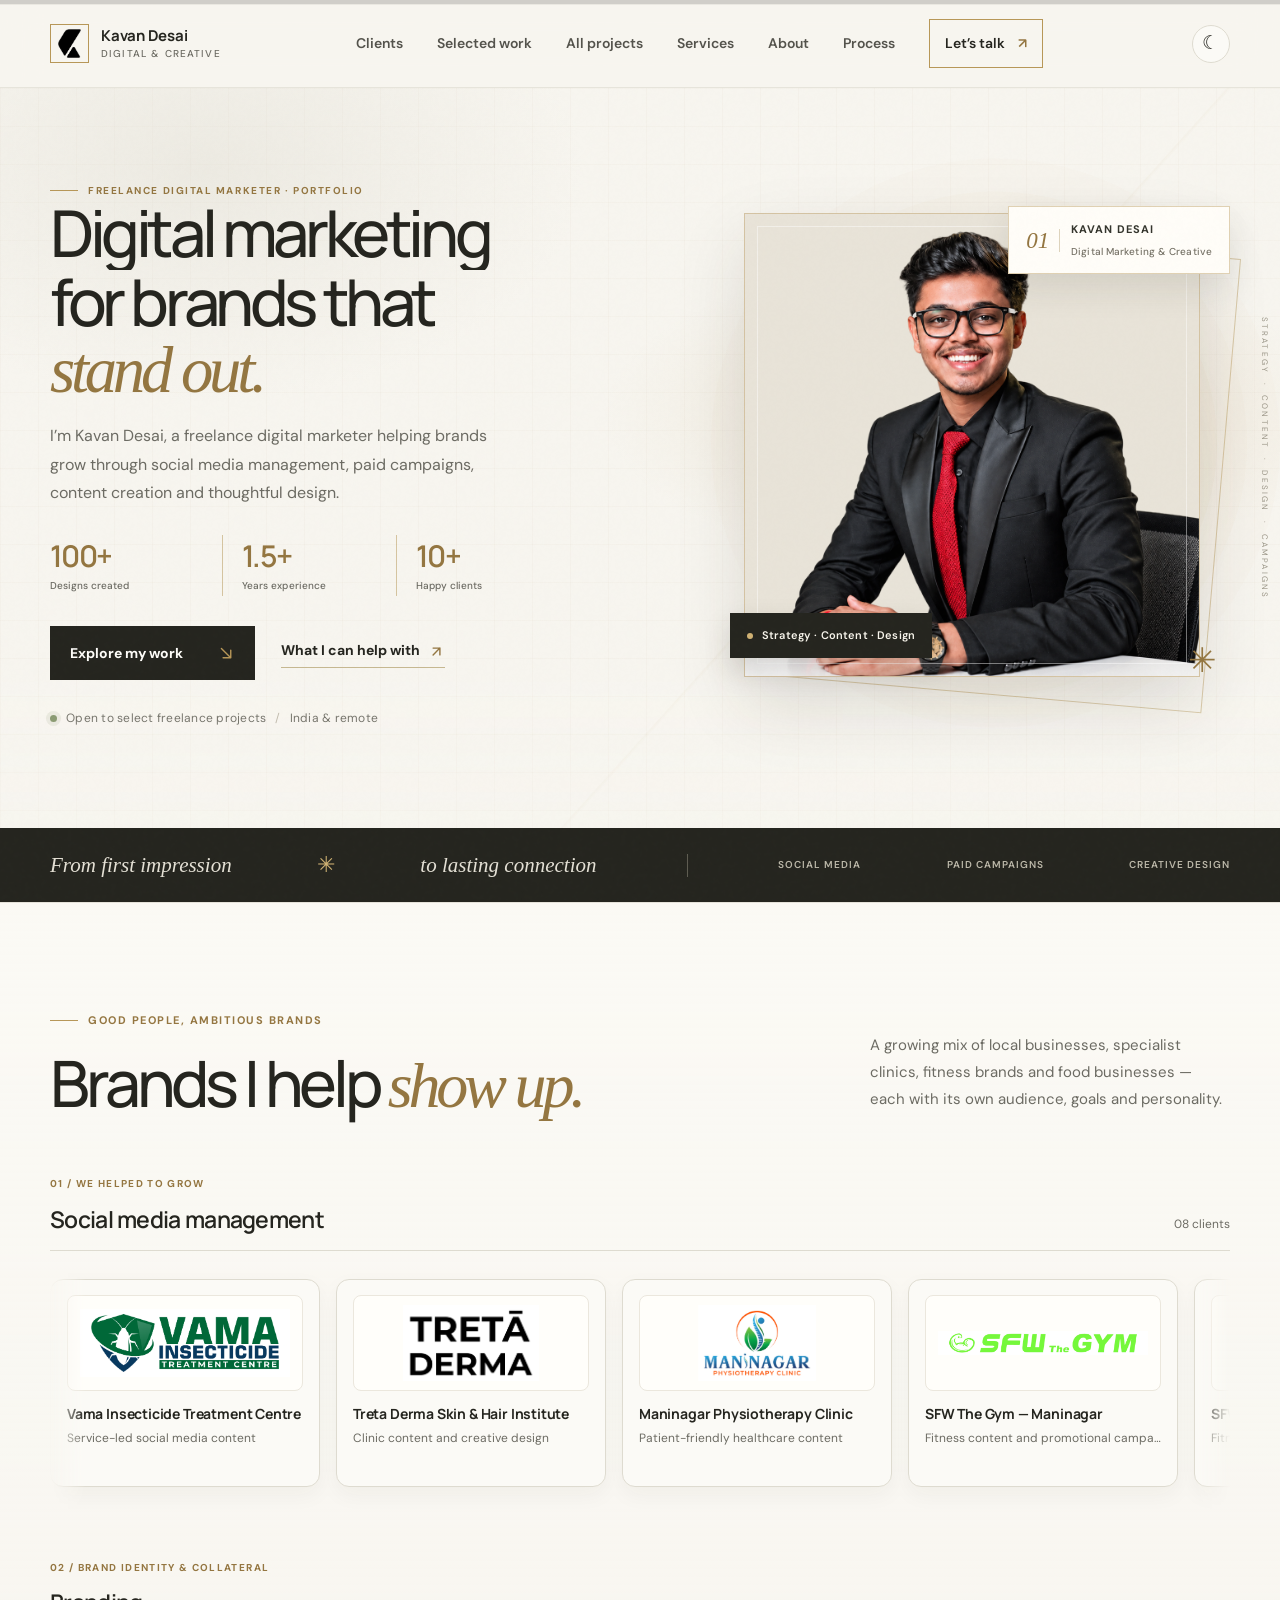
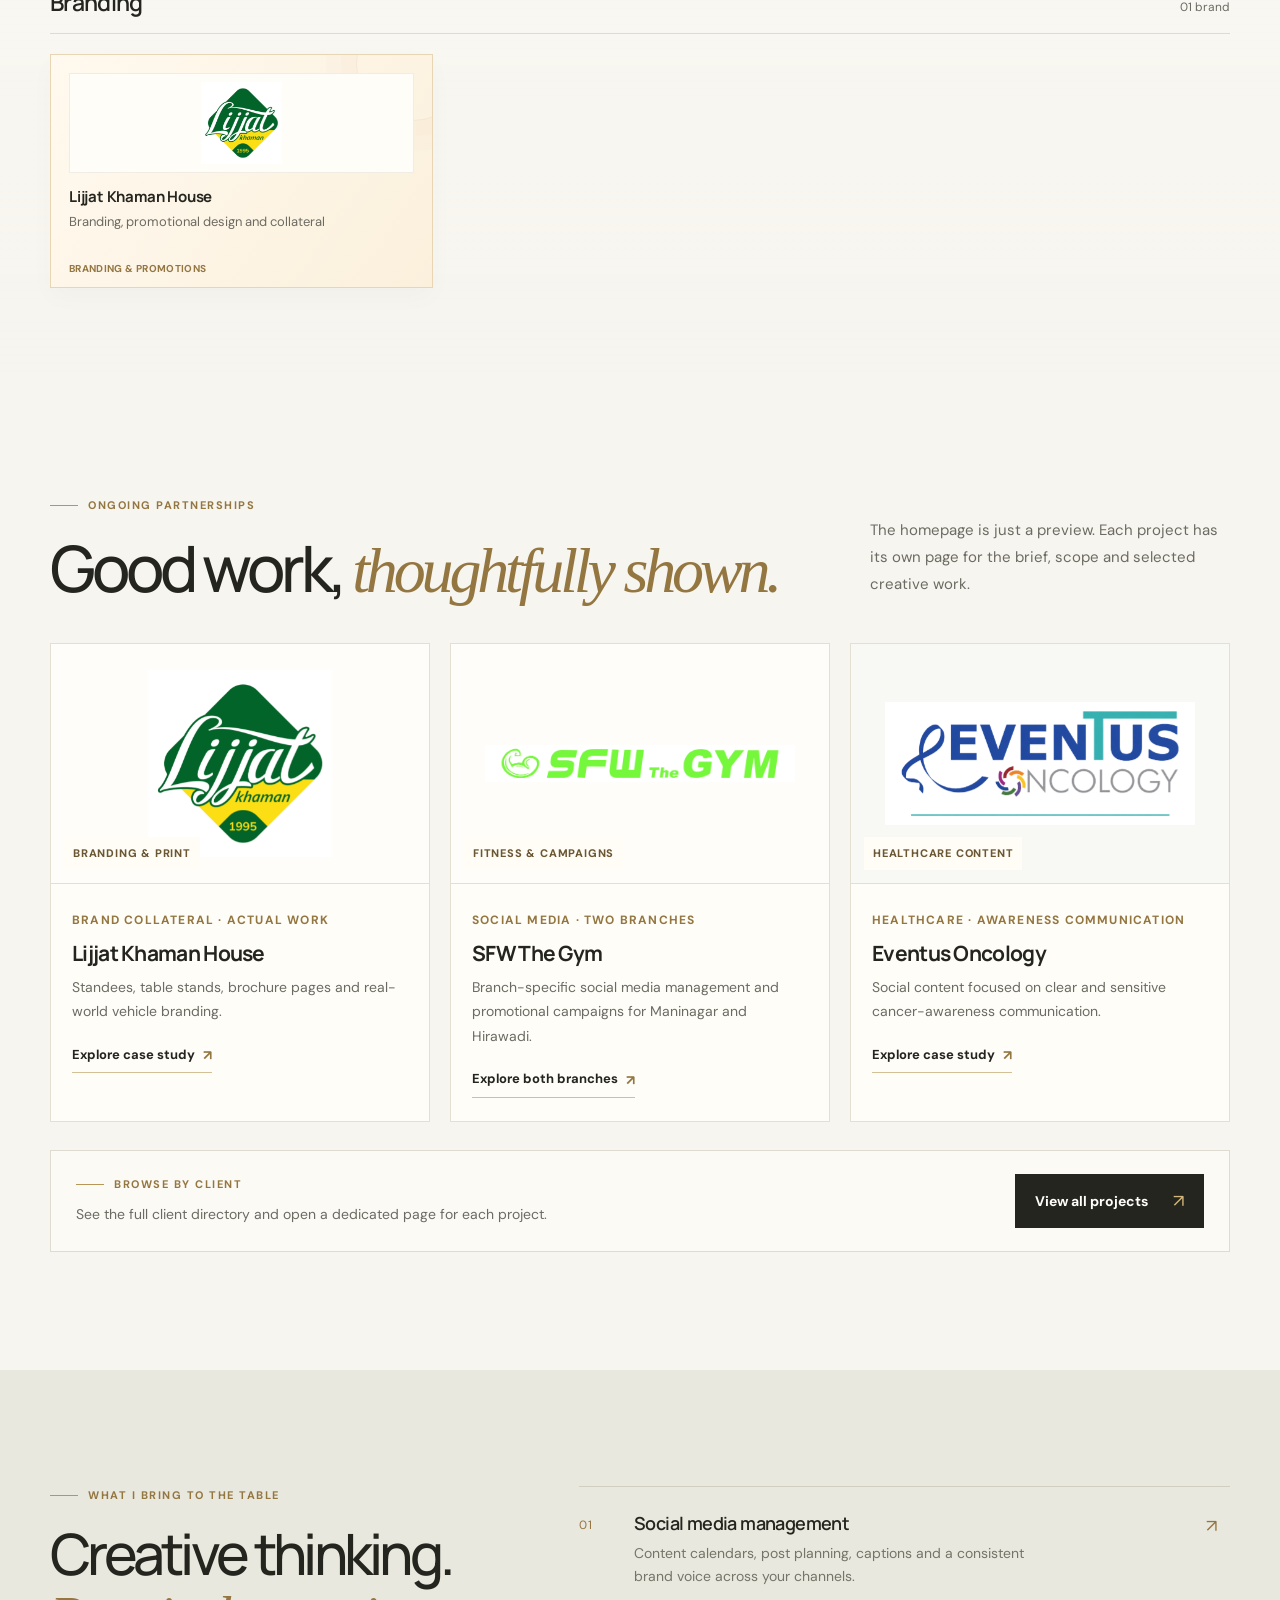
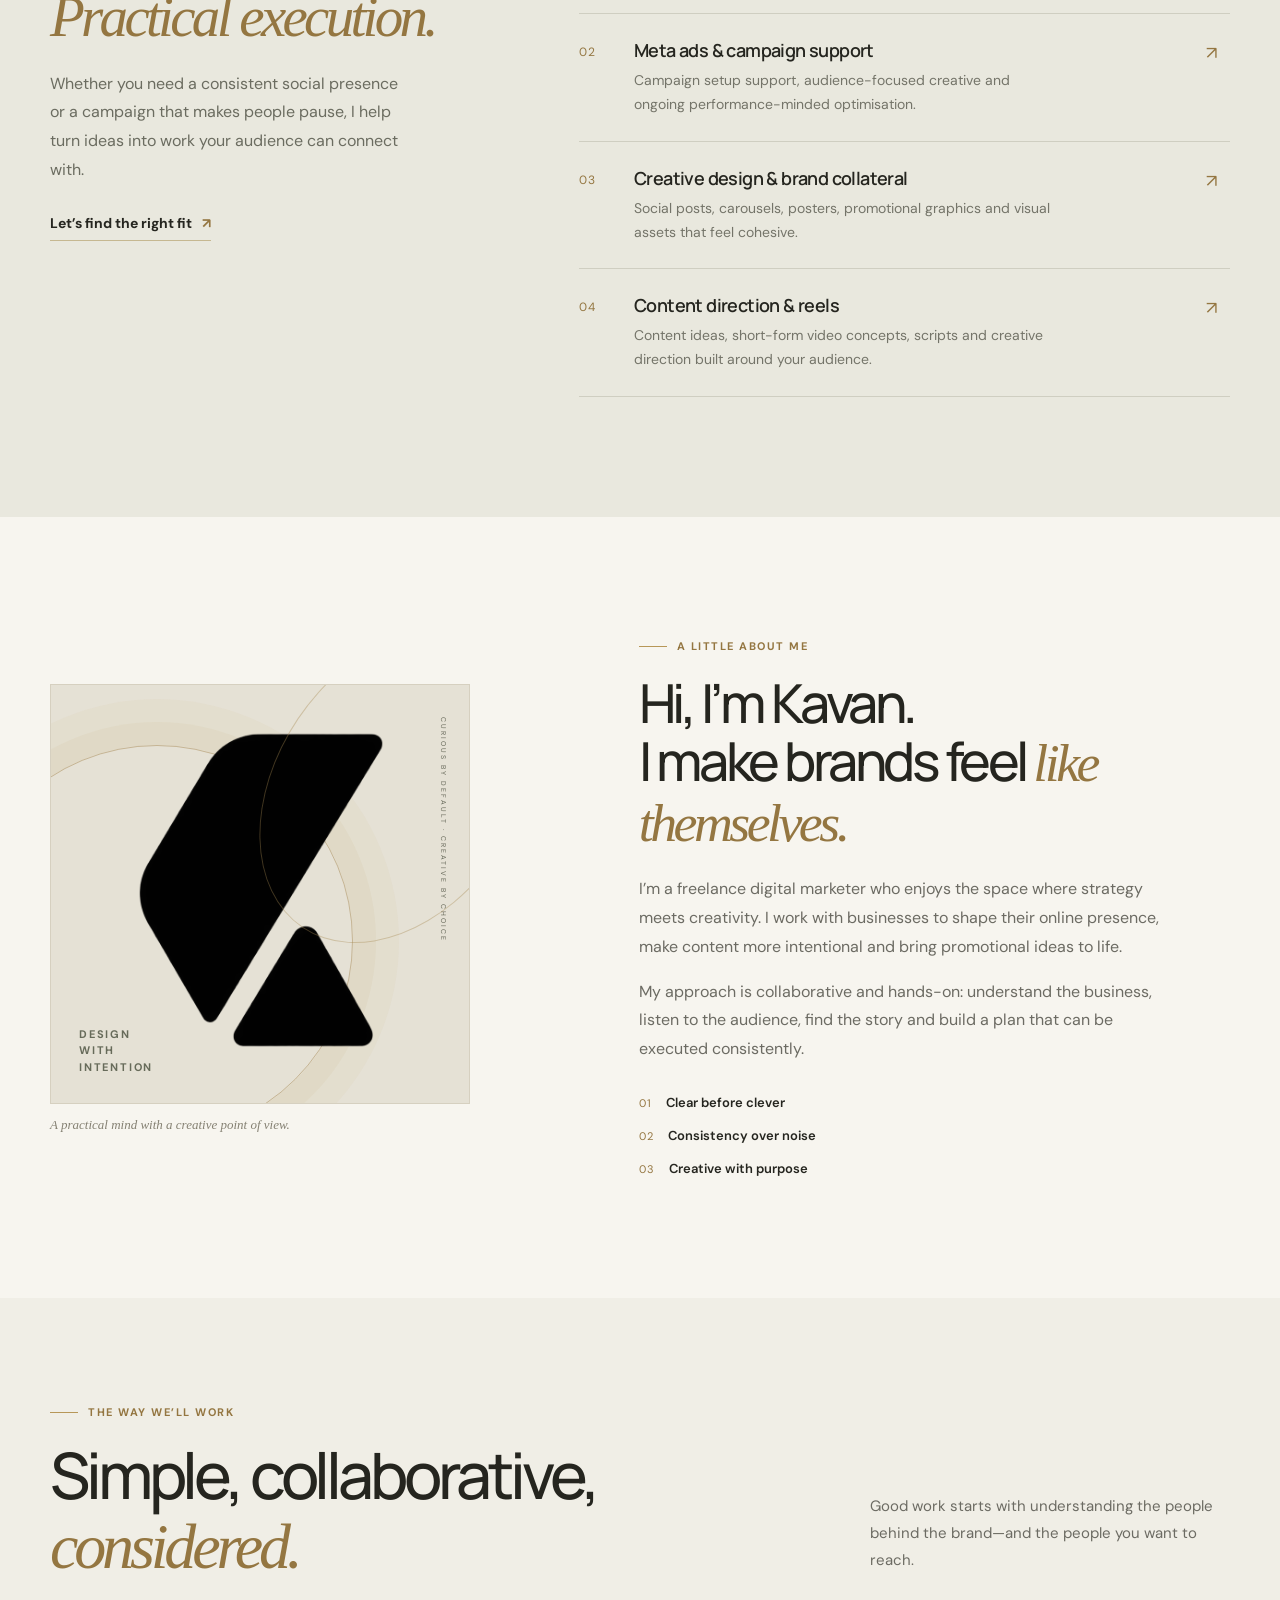
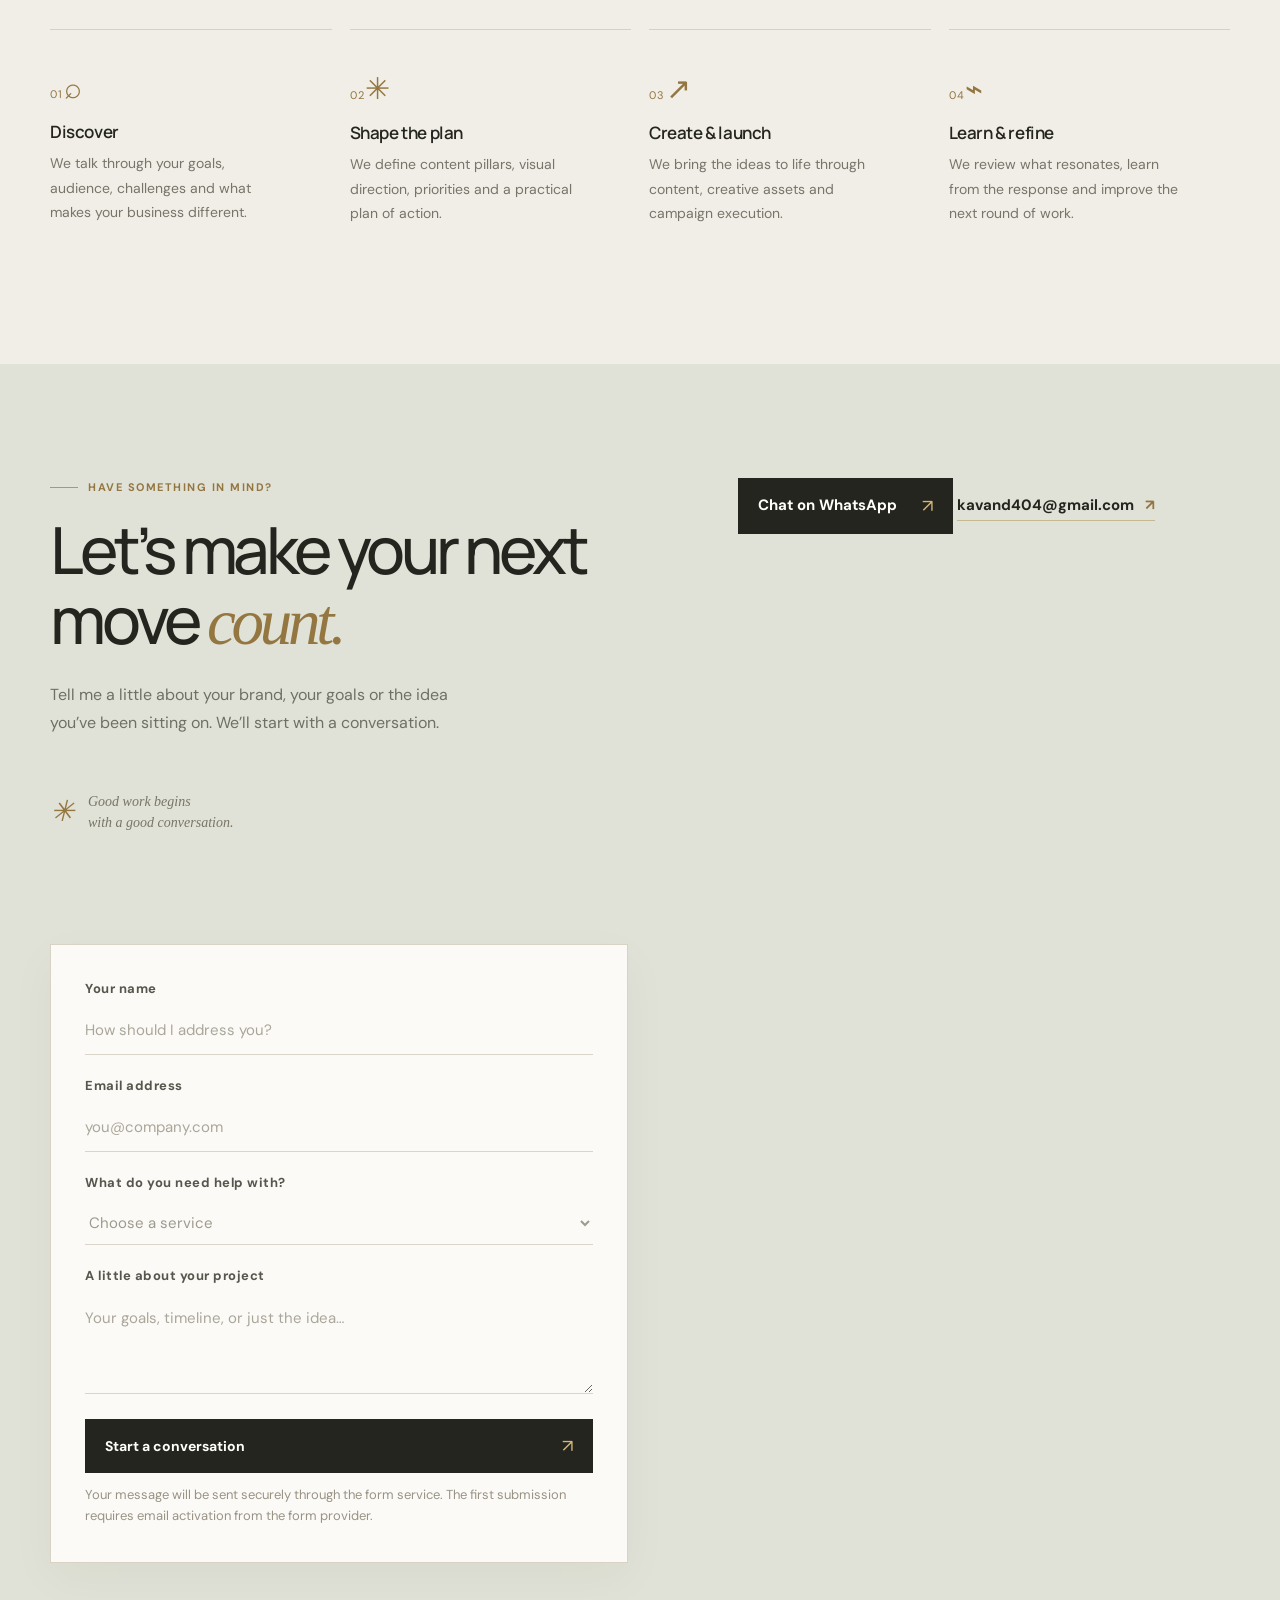
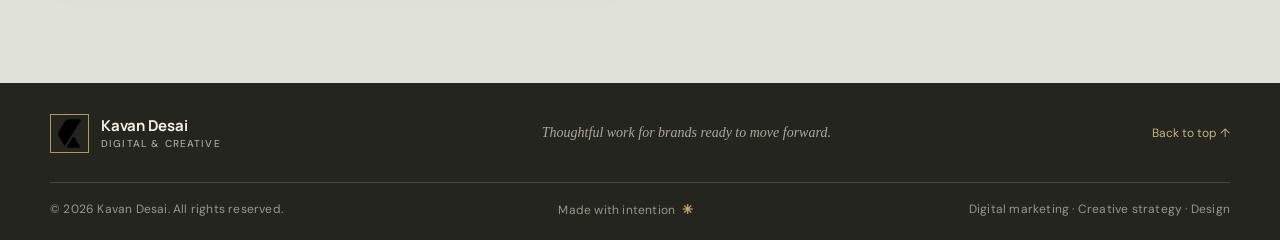
<file: index.html>
<!doctype html>
<html lang="en">
<head>
  <meta charset="utf-8" />
  <meta name="viewport" content="width=device-width, initial-scale=1" />
  <meta name="theme-color" content="#f7f5ef" />
  <meta name="description" content="Kavan Desai — freelance digital marketing, social media strategy, creative campaigns and brand design." />
  <title>Kavan Desai — Digital Marketing & Creative Strategy</title>
  <link rel="preconnect" href="https://fonts.googleapis.com">
  <link rel="preconnect" href="https://fonts.gstatic.com" crossorigin>
  <link href="https://fonts.googleapis.com/css2?family=DM+Sans:wght@400;500;600;700&family=Manrope:wght@400;500;600;700;800&display=swap" rel="stylesheet">
  <link rel="stylesheet" href="styles.css?v=hero-roll-stats-20261016" />
  <script>
    try { if (localStorage.getItem('kavan-portfolio-theme') === 'dark') document.documentElement.setAttribute('data-theme', 'dark'); } catch (_) {}
  </script>
</head>
<body>
  <div class="grain" aria-hidden="true"></div>
  <div class="scroll-progress" aria-hidden="true"><span></span></div>
  <header class="site-header" id="top">
    <div class="nav-wrap">
      <a class="brand" href="#top" aria-label="Kavan Desai home">
        <span class="brand-mark" aria-hidden="true"><img class="brand-symbol" src="assets/kavan-geometric-mark.png" alt=""></span>
        <span class="brand-name">Kavan Desai<small>Digital & Creative</small></span>
      </a>
      <button class="menu-toggle" aria-label="Open navigation" aria-expanded="false" aria-controls="site-nav">
        <span></span><span></span>
      </button>
      <nav class="site-nav" id="site-nav" aria-label="Main navigation">
        <a href="#clients">Clients</a>
        <a href="#work">Selected work</a>
        <a href="work.html">All projects</a>
        <a href="#services">Services</a>
        <a href="#about">About</a>
        <a href="#process">Process</a>
        <a class="nav-cta" href="#contact">Let’s talk <span>↗︎</span></a>
      </nav>
      <button class="theme-toggle" type="button" aria-label="Switch to dark theme" aria-pressed="false" title="Switch to dark theme"><span class="theme-toggle-icon" aria-hidden="true">☾︎</span></button>
    </div>
  </header>

  <main>
    <section class="hero section-shell hero-refresh">
      <div class="hero-copy reveal">
        <div class="eyebrow"><span class="eyebrow-line"></span> Freelance digital marketer · Portfolio</div>
        <h1 aria-label="Digital marketing for brands that stand out."><span class="hero-title-line"><span class="hero-roll-inner" style="--roll-delay: 90ms">Digital marketing</span></span><span class="hero-title-line"><span class="hero-roll-inner" style="--roll-delay: 210ms">for brands that</span></span><span class="hero-title-line hero-title-line-final"><em class="hero-roll-inner" style="--roll-delay: 330ms">stand out.</em></span></h1>
        <p class="hero-intro">I’m Kavan Desai, a freelance digital marketer helping brands grow through social media management, paid campaigns, content creation and thoughtful design.</p>
        <div class="hero-stats" aria-label="Portfolio highlights">
          <div class="hero-stat"><strong><span class="hero-stat-value" style="--roll-delay: 470ms">100+</span></strong><span class="hero-stat-label" style="--roll-delay: 590ms">Designs created</span></div>
          <div class="hero-stat"><strong><span class="hero-stat-value" style="--roll-delay: 570ms">1.5+</span></strong><span class="hero-stat-label" style="--roll-delay: 690ms">Years experience</span></div>
          <div class="hero-stat"><strong><span class="hero-stat-value" style="--roll-delay: 670ms">10+</span></strong><span class="hero-stat-label" style="--roll-delay: 790ms">Happy clients</span></div>
        </div>
        <div class="hero-actions">
          <a class="button button-dark" href="#work">Explore my work <svg class="hero-link-icon" viewBox="0 0 20 20" aria-hidden="true"><path d="M4 4 15 15M6 15h9V6"/></svg></a>
          <a class="text-link" href="#services">What I can help with <svg class="hero-link-icon" viewBox="0 0 20 20" aria-hidden="true"><path d="M6 14 14 6M6 6h8v8"/></svg></a>
        </div>
        <div class="hero-note"><span class="availability-dot"></span> Open to select freelance projects <span class="note-divider">/</span> India &amp; remote</div>
      </div>
      <div class="hero-art hero-photo reveal reveal-delay" aria-label="Portrait of Kavan Desai">
        <span class="portrait-gold-glow" aria-hidden="true"></span>
        <div class="portrait-frame">
          <img src="assets/kavan-desai.png" alt="Kavan Desai wearing a black suit and red tie" fetchpriority="high" />
        </div>
        <div class="portrait-label portrait-label-top"><span class="portrait-index">01</span><span class="portrait-label-copy">KAVAN DESAI<small>Digital Marketing &amp; Creative</small></span></div>
        <div class="portrait-note"><span class="portrait-dot"></span> Strategy · Content · Design</div>
        <div class="portrait-spark" aria-hidden="true">✳︎</div>
      </div>
      <div class="hero-side-note">STRATEGY&nbsp; · &nbsp;CONTENT&nbsp; · &nbsp;DESIGN&nbsp; · &nbsp;CAMPAIGNS</div>
    </section>

    <section class="trust-strip" aria-label="Areas of work">
      <div class="trust-inner"><span>From first impression</span><span class="trust-star">✳︎</span><span>to lasting connection</span><span class="trust-separator"></span><span class="trust-small">SOCIAL MEDIA</span><span class="trust-small">PAID CAMPAIGNS</span><span class="trust-small">CREATIVE DESIGN</span></div>
    </section>


    <section class="section section-shell clients-section" id="clients">
      <div class="section-heading reveal">
        <div><div class="eyebrow"><span class="eyebrow-line"></span> Good people, ambitious brands</div><h2>Brands I help <em>show up.</em></h2></div>
        <p>A growing mix of local businesses, specialist clinics, fitness brands and food businesses — each with its own audience, goals and personality.</p>
      </div>

      <div class="client-group-head reveal">
        <div><span class="client-group-kicker">01 / WE HELPED TO GROW</span><h3>Social media management</h3></div>
        <span class="client-count">08 clients</span>
      </div>
      <div class="social-client-marquee" role="region" aria-label="Social media management clients">
        <div class="social-client-track">
          <div class="social-client-set" role="list" aria-label="Eight social media clients">
          <article class="social-client-tile" role="listitem">
            <div class="social-client-logo"><img src="assets/vama-insecticide-treatment-centre.png" alt="Vama Insecticide Treatment Centre logo" loading="lazy"></div>
            <h4>Vama Insecticide Treatment Centre</h4>
            <p>Service-led social media content</p>
          </article>
          <article class="social-client-tile" role="listitem">
            <div class="social-client-logo"><img src="assets/treta-derma.png" alt="Treta Derma Skin & Hair Institute logo" loading="lazy"></div>
            <h4>Treta Derma Skin &amp; Hair Institute</h4>
            <p>Clinic content and creative design</p>
          </article>
          <article class="social-client-tile" role="listitem">
            <div class="social-client-logo"><img src="assets/maninagar-physiotherapy-clinic.png" alt="Maninagar Physiotherapy Clinic logo" loading="lazy"></div>
            <h4>Maninagar Physiotherapy Clinic</h4>
            <p>Patient-friendly healthcare content</p>
          </article>
          <article class="social-client-tile" role="listitem">
            <div class="social-client-logo"><img src="assets/sfw-the-gym-logo.png" alt="SFW The Gym — Maninagar logo" loading="lazy"></div>
            <h4>SFW The Gym — Maninagar</h4>
            <p>Fitness content and promotional campaigns</p>
          </article>
          <article class="social-client-tile" role="listitem">
            <div class="social-client-logo"><img src="assets/sfw-the-gym-logo.png" alt="SFW The Gym — Hirawadi logo" loading="lazy"></div>
            <h4>SFW The Gym — Hirawadi</h4>
            <p>Fitness content and promotional campaigns</p>
          </article>
          <article class="social-client-tile" role="listitem">
            <div class="social-client-logo"><img src="assets/eventus-oncology.png" alt="Eventus Oncology logo" loading="lazy"></div>
            <h4>Eventus Oncology</h4>
            <p>Cancer surgery awareness and healthcare content</p>
          </article>
          <article class="social-client-tile" role="listitem">
            <div class="social-client-logo"><img src="assets/sukhadia-khambhatwala.png" alt="Sukhadia Khambhatwala logo" loading="lazy"></div>
            <h4>Sukhadia Khambhatwala</h4>
            <p>Food brand content and promotions</p>
          </article>
          <article class="social-client-tile" role="listitem">
            <div class="social-client-logo"><img src="assets/yv-products.png" alt="YV Products logo" loading="lazy"></div>
            <h4>YV Products</h4>
            <p>Social content and brand communication</p>
          </article>
          </div>
          <div class="social-client-set" role="list" aria-hidden="true">
          <article class="social-client-tile" role="listitem" aria-hidden="true">
            <div class="social-client-logo"><img src="assets/vama-insecticide-treatment-centre.png" loading="lazy"></div>
            <h4>Vama Insecticide Treatment Centre</h4>
            <p>Service-led social media content</p>
          </article>
          <article class="social-client-tile" role="listitem" aria-hidden="true">
            <div class="social-client-logo"><img src="assets/treta-derma.png" loading="lazy"></div>
            <h4>Treta Derma Skin &amp; Hair Institute</h4>
            <p>Clinic content and creative design</p>
          </article>
          <article class="social-client-tile" role="listitem" aria-hidden="true">
            <div class="social-client-logo"><img src="assets/maninagar-physiotherapy-clinic.png" loading="lazy"></div>
            <h4>Maninagar Physiotherapy Clinic</h4>
            <p>Patient-friendly healthcare content</p>
          </article>
          <article class="social-client-tile" role="listitem" aria-hidden="true">
            <div class="social-client-logo"><img src="assets/sfw-the-gym-logo.png" loading="lazy"></div>
            <h4>SFW The Gym — Maninagar</h4>
            <p>Fitness content and promotional campaigns</p>
          </article>
          <article class="social-client-tile" role="listitem" aria-hidden="true">
            <div class="social-client-logo"><img src="assets/sfw-the-gym-logo.png" loading="lazy"></div>
            <h4>SFW The Gym — Hirawadi</h4>
            <p>Fitness content and promotional campaigns</p>
          </article>
          <article class="social-client-tile" role="listitem" aria-hidden="true">
            <div class="social-client-logo"><img src="assets/eventus-oncology.png" loading="lazy"></div>
            <h4>Eventus Oncology</h4>
            <p>Cancer surgery awareness and healthcare content</p>
          </article>
          <article class="social-client-tile" role="listitem" aria-hidden="true">
            <div class="social-client-logo"><img src="assets/sukhadia-khambhatwala.png" loading="lazy"></div>
            <h4>Sukhadia Khambhatwala</h4>
            <p>Food brand content and promotions</p>
          </article>
          <article class="social-client-tile" role="listitem" aria-hidden="true">
            <div class="social-client-logo"><img src="assets/yv-products.png" loading="lazy"></div>
            <h4>YV Products</h4>
            <p>Social content and brand communication</p>
          </article>
          </div>
        </div>
      </div>

      <div class="client-group-head branding-group reveal">
        <div><span class="client-group-kicker">02 / BRAND IDENTITY &amp; COLLATERAL</span><h3>Branding</h3></div>
        <span class="client-count">01 brand</span>
      </div>
      <div class="client-logo-grid branding-client-grid">
        <article class="client-logo-card client-lijjat reveal">
          <div class="client-logo-art"><img src="assets/lijjat-khaman-house.png" alt="Lijjat Khaman House logo" loading="lazy"></div>
          <div class="client-card-info"><h4>Lijjat Khaman House</h4><p>Branding, promotional design and collateral</p></div>
          <span class="client-service-label">Branding &amp; promotions</span>
        </article>
      </div>
    </section>

    <section class="section section-shell work-section" id="work">
      <div class="section-heading reveal">
        <div><div class="eyebrow"><span class="eyebrow-line"></span> ONGOING PARTNERSHIPS </div><h2>Good work, <em>thoughtfully shown.</em></h2></div>
        <p>The homepage is just a preview. Each project has its own page for the brief, scope and selected creative work.</p>
      </div>
      <div class="featured-project-grid">
        <article class="featured-project featured-project-lijjat reveal">
          <a class="featured-project-cover featured-cover-logo" href="projects/lijjat-khaman-house.html" aria-label="Explore Lijjat Khaman House project">
            <img src="assets/lijjat-khaman-house.png" alt="Lijjat Khaman House logo" loading="lazy">
            <span class="featured-cover-tag">BRANDING & PRINT</span>
          </a>
          <div class="featured-project-copy"><span class="project-type">Brand collateral · Actual work</span><h3>Lijjat Khaman House</h3><p>Standees, table stands, brochure pages and real-world vehicle branding.</p><a class="project-card-link" href="projects/lijjat-khaman-house.html">Explore case study <span>↗︎</span></a></div>
        </article>
        <article class="featured-project reveal reveal-delay">
          <a class="featured-project-cover featured-cover-logo" href="work.html" aria-label="Explore both SFW The Gym branch projects"><img src="assets/sfw-the-gym-logo.png" alt="SFW The Gym logo" loading="lazy"><span class="featured-cover-tag">FITNESS & CAMPAIGNS</span></a>
          <div class="featured-project-copy"><span class="project-type">Social media · Two branches</span><h3>SFW The Gym</h3><p>Branch-specific social media management and promotional campaigns for Maninagar and Hirawadi.</p><a class="project-card-link" href="work.html">Explore both branches <span>↗︎</span></a></div>
        </article>
        <article class="featured-project reveal reveal-delay-2">
          <a class="featured-project-cover featured-cover-logo featured-cover-eventus" href="projects/eventus-oncology.html" aria-label="Explore Eventus Oncology case study"><img src="assets/eventus-oncology.png" alt="Eventus Oncology logo" loading="lazy"><span class="featured-cover-tag">HEALTHCARE CONTENT</span></a>
          <div class="featured-project-copy"><span class="project-type">Healthcare · Awareness communication</span><h3>Eventus Oncology</h3><p>Social content focused on clear and sensitive cancer-awareness communication.</p><a class="project-card-link" href="projects/eventus-oncology.html">Explore case study <span>↗︎</span></a></div>
        </article>
      </div>
      <div class="all-projects-cta reveal"><div><span class="eyebrow"><span class="eyebrow-line"></span> Browse by client</span><p>See the full client directory and open a dedicated page for each project.</p></div><a class="button button-dark" href="work.html">View all projects <span>↗︎</span></a></div>
    </section>

    <section class="services-section" id="services">
      <div class="section-shell services-wrap">
        <div class="services-intro reveal">
          <div class="eyebrow"><span class="eyebrow-line"></span> What I bring to the table</div>
          <h2>Creative thinking.<br><em>Practical execution.</em></h2>
          <p>Whether you need a consistent social presence or a campaign that makes people pause, I help turn ideas into work your audience can connect with.</p>
          <a class="text-link dark-link" href="#contact">Let’s find the right fit <span>↗︎</span></a>
        </div>
        <div class="service-list reveal reveal-delay">
          <article class="service-row"><span class="service-number">01</span><div><h3>Social media management</h3><p>Content calendars, post planning, captions and a consistent brand voice across your channels.</p></div><span class="service-symbol">↗︎</span></article>
          <article class="service-row"><span class="service-number">02</span><div><h3>Meta ads & campaign support</h3><p>Campaign setup support, audience-focused creative and ongoing performance-minded optimisation.</p></div><span class="service-symbol">↗︎</span></article>
          <article class="service-row"><span class="service-number">03</span><div><h3>Creative design & brand collateral</h3><p>Social posts, carousels, posters, promotional graphics and visual assets that feel cohesive.</p></div><span class="service-symbol">↗︎</span></article>
          <article class="service-row"><span class="service-number">04</span><div><h3>Content direction & reels</h3><p>Content ideas, short-form video concepts, scripts and creative direction built around your audience.</p></div><span class="service-symbol">↗︎</span></article>
        </div>
      </div>
    </section>

    <section class="section section-shell about-section" id="about">
      <div class="about-art reveal">
        <div class="about-frame">
          <img class="about-logo-mark" src="assets/kavan-geometric-mark.png" alt="Kavan Desai geometric logo">
          <div class="about-vertical">CURIOUS BY DEFAULT · CREATIVE BY CHOICE</div>
          <div class="about-corner">DESIGN<br>WITH<br>INTENTION</div>
        </div>
        <div class="about-caption">A practical mind with a creative point of view.</div>
      </div>
      <div class="about-copy reveal reveal-delay">
        <div class="eyebrow"><span class="eyebrow-line"></span> A little about me</div>
        <h2>Hi, I’m Kavan.<br>I make brands feel <em>like themselves.</em></h2>
        <p>I’m a freelance digital marketer who enjoys the space where strategy meets creativity. I work with businesses to shape their online presence, make content more intentional and bring promotional ideas to life.</p>
        <p>My approach is collaborative and hands-on: understand the business, listen to the audience, find the story and build a plan that can be executed consistently.</p>
        <div class="about-principles"><div><span>01</span><strong>Clear before clever</strong></div><div><span>02</span><strong>Consistency over noise</strong></div><div><span>03</span><strong>Creative with purpose</strong></div></div>
      </div>
    </section>

    <section class="process-section" id="process">
      <div class="section-shell">
        <div class="section-heading process-heading reveal"><div><div class="eyebrow"><span class="eyebrow-line"></span> The way we’ll work</div><h2>Simple, collaborative, <em>considered.</em></h2></div><p>Good work starts with understanding the people behind the brand—and the people you want to reach.</p></div>
        <div class="process-grid">
          <article class="process-step reveal"><span class="process-count">01</span><div class="process-icon">⌕</div><h3>Discover</h3><p>We talk through your goals, audience, challenges and what makes your business different.</p></article>
          <article class="process-step reveal reveal-delay"><span class="process-count">02</span><div class="process-icon">✳︎</div><h3>Shape the plan</h3><p>We define content pillars, visual direction, priorities and a practical plan of action.</p></article>
          <article class="process-step reveal reveal-delay-2"><span class="process-count">03</span><div class="process-icon">↗︎</div><h3>Create & launch</h3><p>We bring the ideas to life through content, creative assets and campaign execution.</p></article>
          <article class="process-step reveal reveal-delay-3"><span class="process-count">04</span><div class="process-icon">⌁</div><h3>Learn & refine</h3><p>We review what resonates, learn from the response and improve the next round of work.</p></article>
        </div>
      </div>
    </section>

    <section class="contact-section" id="contact">
      <div class="section-shell contact-wrap">
        <div class="contact-copy reveal"><div class="eyebrow"><span class="eyebrow-line"></span> Have something in mind?</div><h2>Let’s make your next move <em>count.</em></h2><p>Tell me a little about your brand, your goals or the idea you’ve been sitting on. We’ll start with a conversation.</p><div class="contact-signoff"><span class="signoff-star">✳︎</span><span>Good work begins<br>with a good conversation.</span></div></div>
        <div class="contact-methods" aria-label="Direct contact options">
          <a class="button button-dark" href="https://wa.me/918401073688?text=Hi%20Kavan%2C%20I%20found%20your%20portfolio%20and%20would%20like%20to%20discuss%20a%20project.">Chat on WhatsApp <span>↗︎</span></a>
          <a class="text-link" href="mailto:kavand404@gmail.com">kavand404@gmail.com <span>↗︎</span></a>
        </div>
        <form class="contact-form reveal reveal-delay" id="contact-form" action="https://formsubmit.co/kavand404@gmail.com" method="POST">
          <input type="hidden" name="_subject" value="New portfolio inquiry — Kavan Desai" />
          <input type="hidden" name="_template" value="table" />
          <input type="hidden" name="_captcha" value="true" />
          <div class="form-row"><label for="name">Your name</label><input id="name" name="name" autocomplete="name" placeholder="How should I address you?" required /></div>
          <div class="form-row"><label for="email">Email address</label><input id="email" name="email" type="email" autocomplete="email" placeholder="you@company.com" required /></div>
          <div class="form-row"><label for="service">What do you need help with?</label><select id="service" name="service" required><option value="" disabled selected>Choose a service</option><option>Social media management</option><option>Meta ads & campaigns</option><option>Creative design & branding</option><option>Content direction & reels</option><option>A bit of everything</option></select></div>
          <div class="form-row"><label for="message">A little about your project</label><textarea id="message" name="message" rows="3" placeholder="Your goals, timeline, or just the idea…" required></textarea></div>
          <button class="button button-dark form-submit" type="submit">Start a conversation <span>↗︎</span></button>
          <p class="form-hint">Your message will be sent securely through the form service. The first submission requires email activation from the form provider.</p>
          <p class="form-status" id="form-status" aria-live="polite"></p>
        </form>
      </div>
    </section>
  </main>

  <footer class="site-footer">
    <div class="section-shell footer-top"><a class="brand footer-brand" href="#top"><span class="brand-mark" aria-hidden="true"><img class="brand-symbol" src="assets/kavan-geometric-mark.png" alt=""></span><span class="brand-name">Kavan Desai<small>Digital & Creative</small></span></a><p>Thoughtful work for brands ready to move forward.</p><a class="back-top" href="#top">Back to top ↑︎</a></div>
    <div class="section-shell footer-bottom"><span>© <span id="year"></span> Kavan Desai. All rights reserved.</span><span>Made with intention <b>✳︎</b></span><span class="footer-location">Digital marketing · Creative strategy · Design</span></div>
  </footer>
  <script src="script.js?v=interaction-polish-20261016"></script>
</body>
</html>
</file>
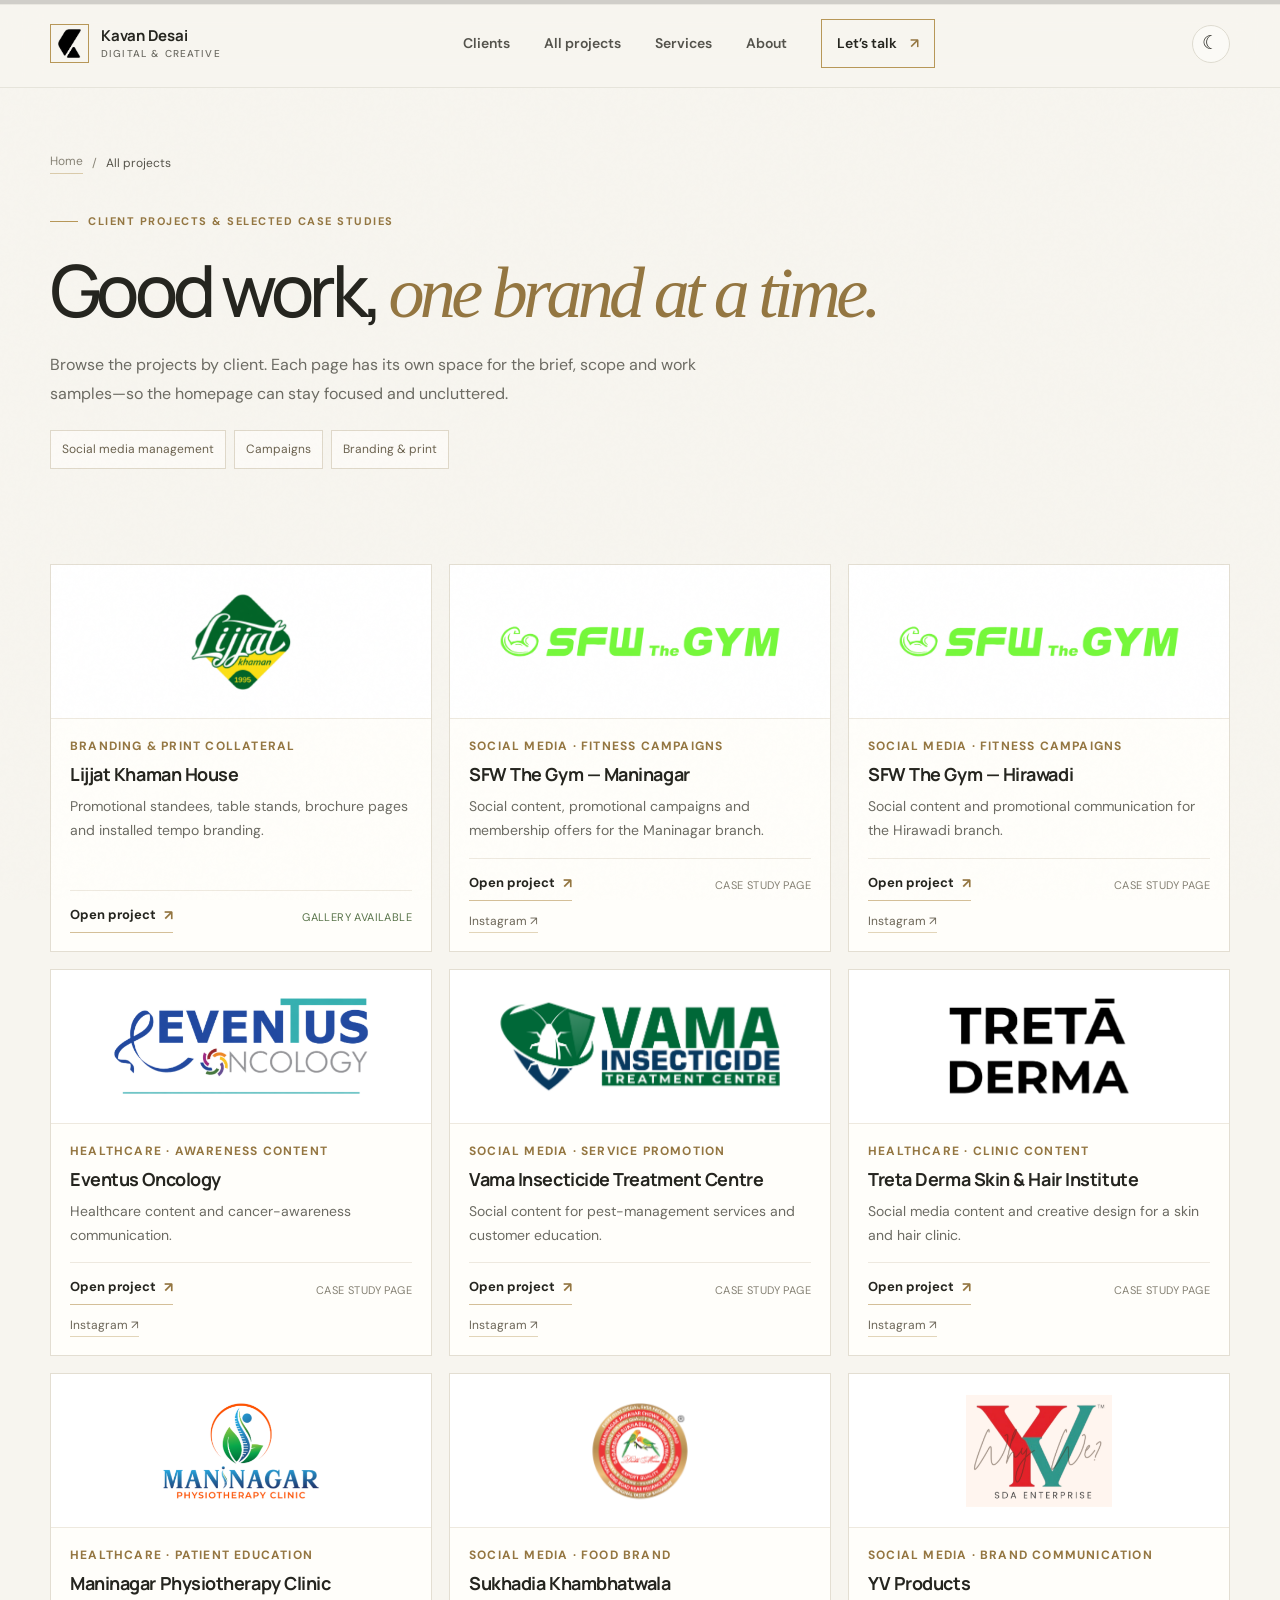
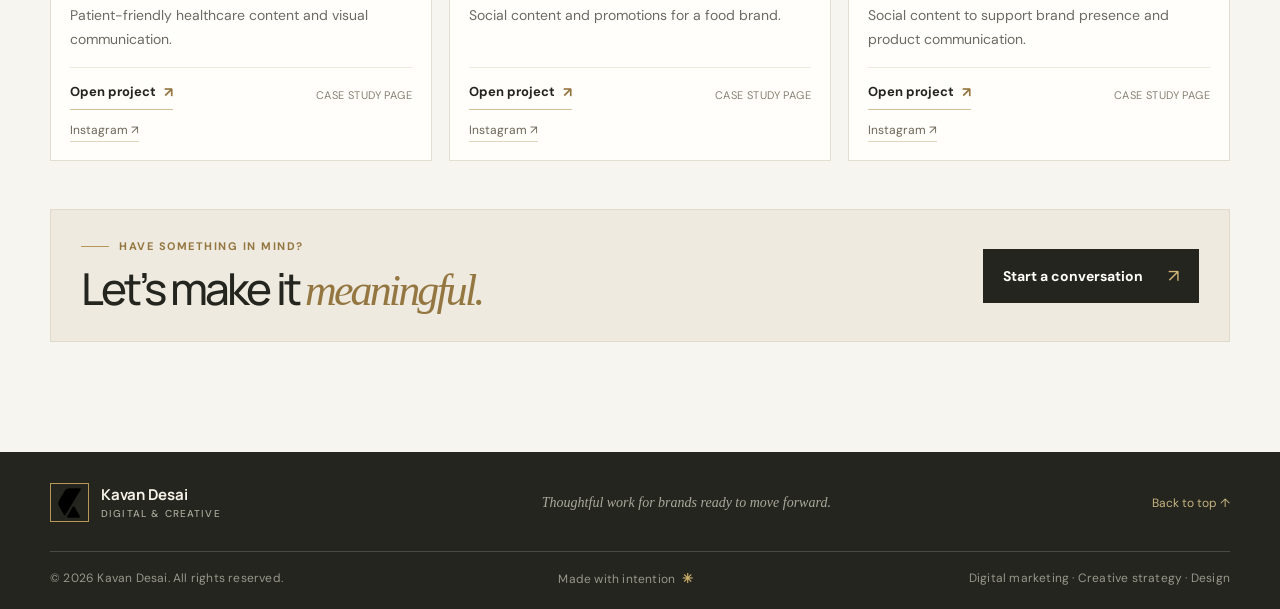
<file: work.html>
<!doctype html>
<html lang="en">
<head>
  <meta charset="utf-8" />
  <meta name="viewport" content="width=device-width, initial-scale=1" />
  <meta name="theme-color" content="#f7f5ef" />
  <meta name="description" content="Explore client projects and case studies by Kavan Desai — digital marketing, social media management and branding." />
  <title>All Projects — Kavan Desai Portfolio</title>
  <link rel="preconnect" href="https://fonts.googleapis.com"><link rel="preconnect" href="https://fonts.gstatic.com" crossorigin><link href="https://fonts.googleapis.com/css2?family=DM+Sans:wght@400;500;600;700&family=Manrope:wght@400;500;600;700;800&display=swap" rel="stylesheet">
  <link rel="stylesheet" href="styles.css?v=interaction-polish-20261016" />
  <script>
    try { if (localStorage.getItem('kavan-portfolio-theme') === 'dark') document.documentElement.setAttribute('data-theme', 'dark'); } catch (_) {}
  </script>
</head>
<body>
<div class="grain" aria-hidden="true"></div>
  <div class="scroll-progress" aria-hidden="true"><span></span></div>
  <header class="site-header" id="top"><div class="nav-wrap">
    <a class="brand" href="index.html#top" aria-label="Kavan Desai home"><span class="brand-mark" aria-hidden="true"><img class="brand-symbol" src="assets/kavan-geometric-mark.png" alt=""></span><span class="brand-name">Kavan Desai<small>Digital &amp; Creative</small></span></a>
    <button class="menu-toggle" aria-label="Open navigation" aria-expanded="false" aria-controls="site-nav"><span></span><span></span></button>
    <nav class="site-nav" id="site-nav" aria-label="Main navigation">
      <a href="index.html#clients">Clients</a><a href="work.html">All projects</a><a href="index.html#services">Services</a><a href="index.html#about">About</a><a class="nav-cta" href="index.html#contact">Let’s talk <span>↗︎</span></a>
    </nav>
      <button class="theme-toggle" type="button" aria-label="Switch to dark theme" aria-pressed="false" title="Switch to dark theme"><span class="theme-toggle-icon" aria-hidden="true">☾︎</span></button></div></header>
  <main>
    <section class="project-index-hero section-shell"><div class="case-breadcrumb"><a href="index.html#top">Home</a><span>/</span><span>All projects</span></div><div class="eyebrow"><span class="eyebrow-line"></span> Client projects & selected case studies</div><h1>Good work, <em>one brand at a time.</em></h1><p>Browse the projects by client. Each page has its own space for the brief, scope and work samples—so the homepage can stay focused and uncluttered.</p><div class="case-tags"><span>Social media management</span><span>Campaigns</span><span>Branding & print</span></div></section>
    <section class="project-directory section-shell"><div class="project-directory-grid">
<article class="directory-card"><a class="directory-logo" href="projects/lijjat-khaman-house.html"><img src="assets/lijjat-khaman-house.png" alt="Lijjat Khaman House logo" loading="lazy"></a><div class="directory-copy"><span class="project-type">Branding & print collateral</span><h3>Lijjat Khaman House</h3><p>Promotional standees, table stands, brochure pages and installed tempo branding.</p><div class="directory-card-bottom"><a class="project-card-link" href="projects/lijjat-khaman-house.html">Open project <span>↗︎</span></a><span class="directory-status status-actual">Gallery available</span></div></div></article>
<article class="directory-card"><a class="directory-logo" href="projects/sfw-the-gym-maninagar.html"><img src="assets/sfw-the-gym-logo.png" alt="SFW The Gym — Maninagar logo" loading="lazy"></a><div class="directory-copy"><span class="project-type">Social media · Fitness campaigns</span><h3>SFW The Gym — Maninagar</h3><p>Social content, promotional campaigns and membership offers for the Maninagar branch.</p><div class="directory-card-bottom"><a class="project-card-link" href="projects/sfw-the-gym-maninagar.html">Open project <span>↗︎</span></a><span class="directory-status">Case study page</span></div><a class="directory-social" href="https://instagram.com/sfwmaninagar" target="_blank" rel="noopener noreferrer">Instagram ↗︎</a></div></article>
<article class="directory-card"><a class="directory-logo" href="projects/sfw-the-gym-hirawadi.html"><img src="assets/sfw-the-gym-logo.png" alt="SFW The Gym — Hirawadi logo" loading="lazy"></a><div class="directory-copy"><span class="project-type">Social media · Fitness campaigns</span><h3>SFW The Gym — Hirawadi</h3><p>Social content and promotional communication for the Hirawadi branch.</p><div class="directory-card-bottom"><a class="project-card-link" href="projects/sfw-the-gym-hirawadi.html">Open project <span>↗︎</span></a><span class="directory-status">Case study page</span></div><a class="directory-social" href="https://instagram.com/team_sfw_hirawadi" target="_blank" rel="noopener noreferrer">Instagram ↗︎</a></div></article>
<article class="directory-card"><a class="directory-logo" href="projects/eventus-oncology.html"><img src="assets/eventus-oncology.png" alt="Eventus Oncology logo" loading="lazy"></a><div class="directory-copy"><span class="project-type">Healthcare · Awareness content</span><h3>Eventus Oncology</h3><p>Healthcare content and cancer-awareness communication.</p><div class="directory-card-bottom"><a class="project-card-link" href="projects/eventus-oncology.html">Open project <span>↗︎</span></a><span class="directory-status">Case study page</span></div><a class="directory-social" href="https://www.instagram.com/eventusoncology?srtk=MXBlYnNmdWxpd2E0cQ==" target="_blank" rel="noopener noreferrer">Instagram ↗︎</a></div></article>
<article class="directory-card"><a class="directory-logo" href="projects/vama-insecticide-treatment-centre.html"><img src="assets/vama-insecticide-treatment-centre.png" alt="Vama Insecticide Treatment Centre logo" loading="lazy"></a><div class="directory-copy"><span class="project-type">Social media · Service promotion</span><h3>Vama Insecticide Treatment Centre</h3><p>Social content for pest-management services and customer education.</p><div class="directory-card-bottom"><a class="project-card-link" href="projects/vama-insecticide-treatment-centre.html">Open project <span>↗︎</span></a><span class="directory-status">Case study page</span></div><a class="directory-social" href="https://instagram.com/vamainsecticidetreatment" target="_blank" rel="noopener noreferrer">Instagram ↗︎</a></div></article>
<article class="directory-card"><a class="directory-logo" href="projects/treta-derma.html"><img src="assets/treta-derma.png" alt="Treta Derma Skin & Hair Institute logo" loading="lazy"></a><div class="directory-copy"><span class="project-type">Healthcare · Clinic content</span><h3>Treta Derma Skin & Hair Institute</h3><p>Social media content and creative design for a skin and hair clinic.</p><div class="directory-card-bottom"><a class="project-card-link" href="projects/treta-derma.html">Open project <span>↗︎</span></a><span class="directory-status">Case study page</span></div><a class="directory-social" href="https://instagram.com/tretaderma" target="_blank" rel="noopener noreferrer">Instagram ↗︎</a></div></article>
<article class="directory-card"><a class="directory-logo" href="projects/maninagar-physiotherapy-clinic.html"><img src="assets/maninagar-physiotherapy-clinic.png" alt="Maninagar Physiotherapy Clinic logo" loading="lazy"></a><div class="directory-copy"><span class="project-type">Healthcare · Patient education</span><h3>Maninagar Physiotherapy Clinic</h3><p>Patient-friendly healthcare content and visual communication.</p><div class="directory-card-bottom"><a class="project-card-link" href="projects/maninagar-physiotherapy-clinic.html">Open project <span>↗︎</span></a><span class="directory-status">Case study page</span></div><a class="directory-social" href="https://instagram.com/maninagarphysio" target="_blank" rel="noopener noreferrer">Instagram ↗︎</a></div></article>
<article class="directory-card"><a class="directory-logo" href="projects/sukhadia-khambhatwala.html"><img src="assets/sukhadia-khambhatwala.png" alt="Sukhadia Khambhatwala logo" loading="lazy"></a><div class="directory-copy"><span class="project-type">Social media · Food brand</span><h3>Sukhadia Khambhatwala</h3><p>Social content and promotions for a food brand.</p><div class="directory-card-bottom"><a class="project-card-link" href="projects/sukhadia-khambhatwala.html">Open project <span>↗︎</span></a><span class="directory-status">Case study page</span></div><a class="directory-social" href="https://instagram.com/sukhadia_khambhatwala" target="_blank" rel="noopener noreferrer">Instagram ↗︎</a></div></article>
<article class="directory-card"><a class="directory-logo" href="projects/yv-products.html"><img src="assets/yv-products.png" alt="YV Products logo" loading="lazy"></a><div class="directory-copy"><span class="project-type">Social media · Brand communication</span><h3>YV Products</h3><p>Social content to support brand presence and product communication.</p><div class="directory-card-bottom"><a class="project-card-link" href="projects/yv-products.html">Open project <span>↗︎</span></a><span class="directory-status">Case study page</span></div><a class="directory-social" href="https://instagram.com/yv_products" target="_blank" rel="noopener noreferrer">Instagram ↗︎</a></div></article>
    </div><div class="directory-footer-cta"><div><span class="eyebrow"><span class="eyebrow-line"></span> Have something in mind?</span><h2>Let’s make it <em>meaningful.</em></h2></div><a class="button button-dark" href="index.html#contact">Start a conversation <span>↗︎</span></a></div></section>
  </main>
<footer class="site-footer"><div class="section-shell footer-top"><a class="brand footer-brand" href="index.html#top"><span class="brand-mark" aria-hidden="true"><img class="brand-symbol" src="assets/kavan-geometric-mark.png" alt=""></span><span class="brand-name">Kavan Desai<small>Digital &amp; Creative</small></span></a><p>Thoughtful work for brands ready to move forward.</p><a class="back-top" href="#top">Back to top ↑︎</a></div><div class="section-shell footer-bottom"><span>© <span id="year"></span> Kavan Desai. All rights reserved.</span><span>Made with intention <b>✳︎</b></span><span class="footer-location">Digital marketing · Creative strategy · Design</span></div></footer>
  <script src="script.js?v=interaction-polish-20261016"></script>
</body>
</html>
</file>
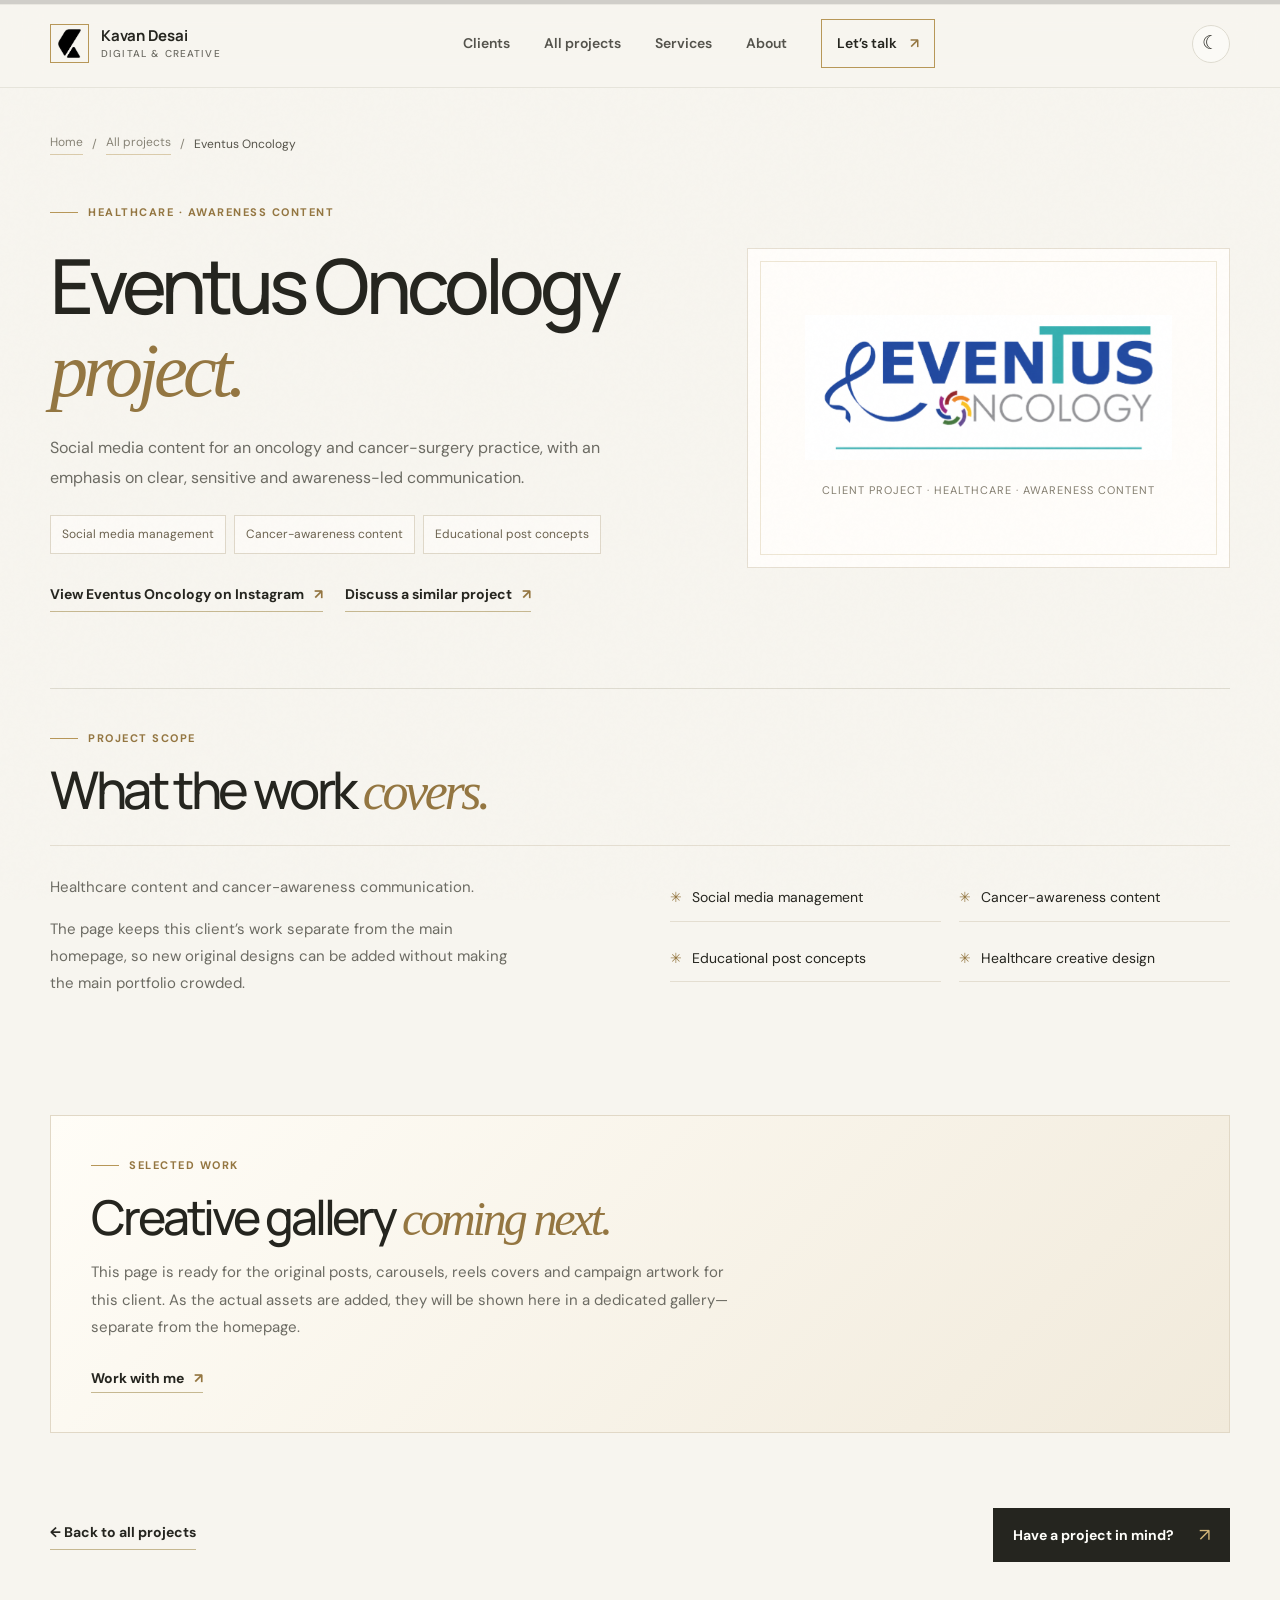
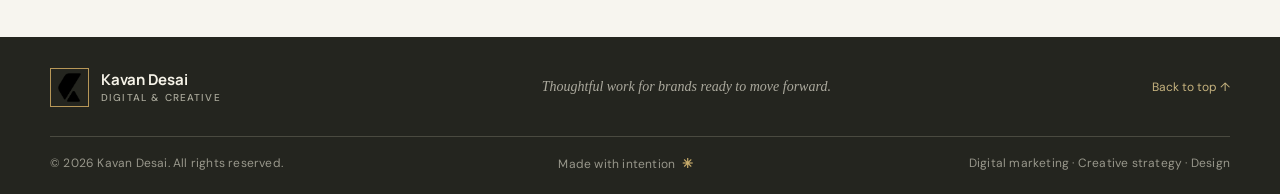
<file: projects/eventus-oncology.html>
<!doctype html>
<html lang="en">
<head>
  <meta charset="utf-8" />
  <meta name="viewport" content="width=device-width, initial-scale=1" />
  <meta name="theme-color" content="#f7f5ef" />
  <meta name="description" content="Eventus Oncology case study and digital marketing services by Kavan Desai." />
  <title>Eventus Oncology — Client Project | Kavan Desai</title>
  <link rel="preconnect" href="https://fonts.googleapis.com"><link rel="preconnect" href="https://fonts.gstatic.com" crossorigin><link href="https://fonts.googleapis.com/css2?family=DM+Sans:wght@400;500;600;700&family=Manrope:wght@400;500;600;700;800&display=swap" rel="stylesheet">
  <link rel="stylesheet" href="../styles.css?v=interaction-polish-20261016" />
  <script>
    try { if (localStorage.getItem('kavan-portfolio-theme') === 'dark') document.documentElement.setAttribute('data-theme', 'dark'); } catch (_) {}
  </script>
</head>
<body>
<div class="grain" aria-hidden="true"></div>
  <div class="scroll-progress" aria-hidden="true"><span></span></div>
  <header class="site-header" id="top"><div class="nav-wrap">
    <a class="brand" href="../index.html#top" aria-label="Kavan Desai home"><span class="brand-mark" aria-hidden="true"><img class="brand-symbol" src="../assets/kavan-geometric-mark.png" alt=""></span><span class="brand-name">Kavan Desai<small>Digital &amp; Creative</small></span></a>
    <button class="menu-toggle" aria-label="Open navigation" aria-expanded="false" aria-controls="site-nav"><span></span><span></span></button>
    <nav class="site-nav" id="site-nav" aria-label="Main navigation">
      <a href="../index.html#clients">Clients</a><a href="../work.html">All projects</a><a href="../index.html#services">Services</a><a href="../index.html#about">About</a><a class="nav-cta" href="../index.html#contact">Let’s talk <span>↗︎</span></a>
    </nav>
      <button class="theme-toggle" type="button" aria-label="Switch to dark theme" aria-pressed="false" title="Switch to dark theme"><span class="theme-toggle-icon" aria-hidden="true">☾︎</span></button></div></header>
  <main>
    <section class="case-hero section-shell">
      <div class="case-breadcrumb"><a href="../index.html#top">Home</a><span>/</span><a href="../work.html">All projects</a><span>/</span><span>Eventus Oncology</span></div>
      <div class="case-hero-grid">
        <div class="case-hero-copy reveal"><div class="eyebrow"><span class="eyebrow-line"></span>Healthcare · Awareness content</div><h1>Eventus Oncology <em>project.</em></h1><p class="case-intro">Social media content for an oncology and cancer-surgery practice, with an emphasis on clear, sensitive and awareness-led communication.</p><div class="case-tags"><span>Social media management</span><span>Cancer-awareness content</span><span>Educational post concepts</span></div><div class="case-hero-actions"><a class="text-link" href="https://www.instagram.com/eventusoncology?srtk=MXBlYnNmdWxpd2E0cQ==" target="_blank" rel="noopener noreferrer">View Eventus Oncology on Instagram <span>↗︎</span></a><a class="text-link" href="../index.html#contact">Discuss a similar project <span>↗︎</span></a></div></div>
        <div class="case-hero-logo reveal reveal-delay"><img src="../assets/eventus-oncology.png" alt="Eventus Oncology logo"><span>Client project · Healthcare · Awareness content</span></div>
      </div>
    </section>
    <section class="case-scope section-shell"><div class="case-scope-heading"><div class="eyebrow"><span class="eyebrow-line"></span> Project scope</div><h2>What the work <em>covers.</em></h2></div><div class="case-scope-grid"><div class="case-scope-intro"><p>Healthcare content and cancer-awareness communication.</p><p>The page keeps this client’s work separate from the main homepage, so new original designs can be added without making the main portfolio crowded.</p></div><ul class="case-scope-list"><li><span class="scope-check">✳︎</span>Social media management</li><li><span class="scope-check">✳︎</span>Cancer-awareness content</li><li><span class="scope-check">✳︎</span>Educational post concepts</li><li><span class="scope-check">✳︎</span>Healthcare creative design</li></ul></div></section>
    <section class="case-work-note section-shell"><div class="case-note-card"><span class="eyebrow"><span class="eyebrow-line"></span> Selected work</span><h2>Creative gallery <em>coming next.</em></h2><p>This page is ready for the original posts, carousels, reels covers and campaign artwork for this client. As the actual assets are added, they will be shown here in a dedicated gallery—separate from the homepage.</p><a class="text-link" href="../index.html#contact">Work with me <span>↗︎</span></a></div></section>
    <section class="case-next section-shell"><a class="text-link" href="../work.html">← Back to all projects</a><a class="button button-dark" href="../index.html#contact">Have a project in mind? <span>↗︎</span></a></section>
  </main>
<footer class="site-footer"><div class="section-shell footer-top"><a class="brand footer-brand" href="../index.html#top"><span class="brand-mark" aria-hidden="true"><img class="brand-symbol" src="../assets/kavan-geometric-mark.png" alt=""></span><span class="brand-name">Kavan Desai<small>Digital &amp; Creative</small></span></a><p>Thoughtful work for brands ready to move forward.</p><a class="back-top" href="#top">Back to top ↑︎</a></div><div class="section-shell footer-bottom"><span>© <span id="year"></span> Kavan Desai. All rights reserved.</span><span>Made with intention <b>✳︎</b></span><span class="footer-location">Digital marketing · Creative strategy · Design</span></div></footer>
  <script src="../script.js?v=interaction-polish-20261016"></script>
</body>
</html>
</file>
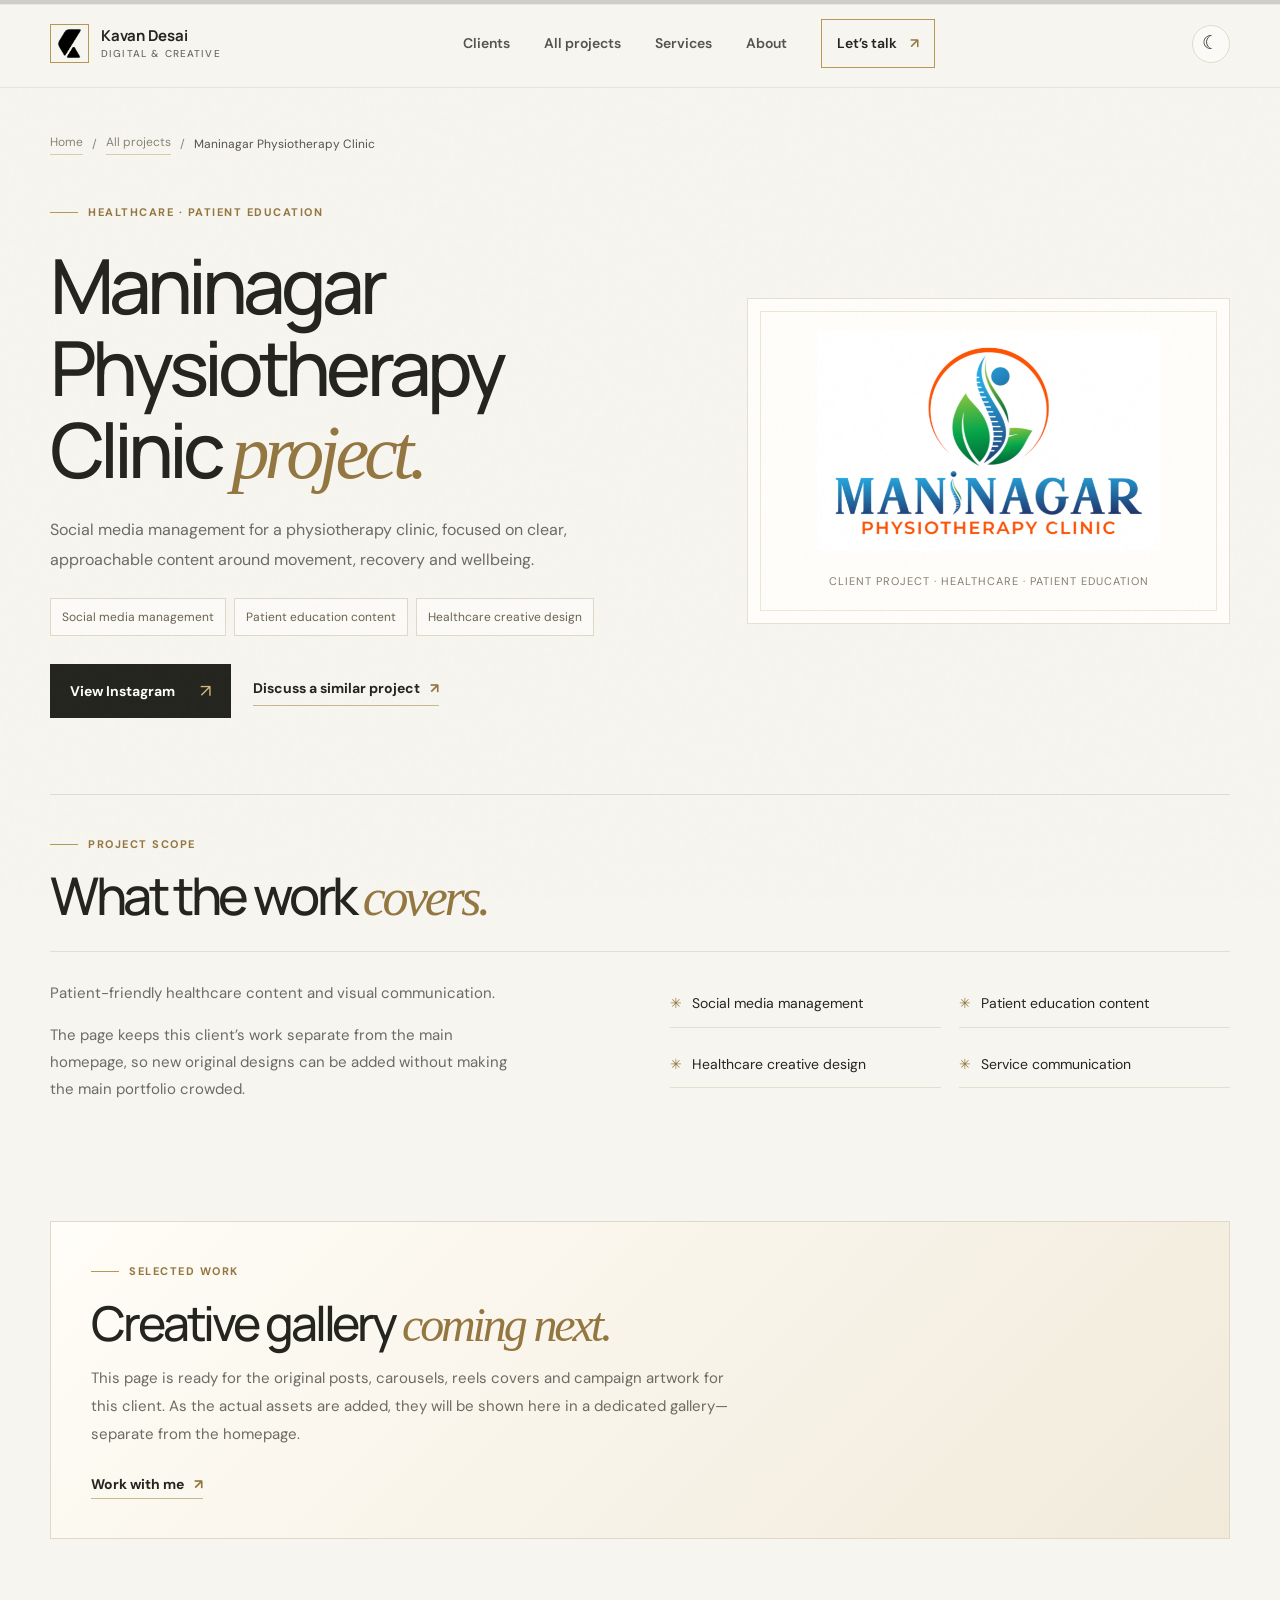
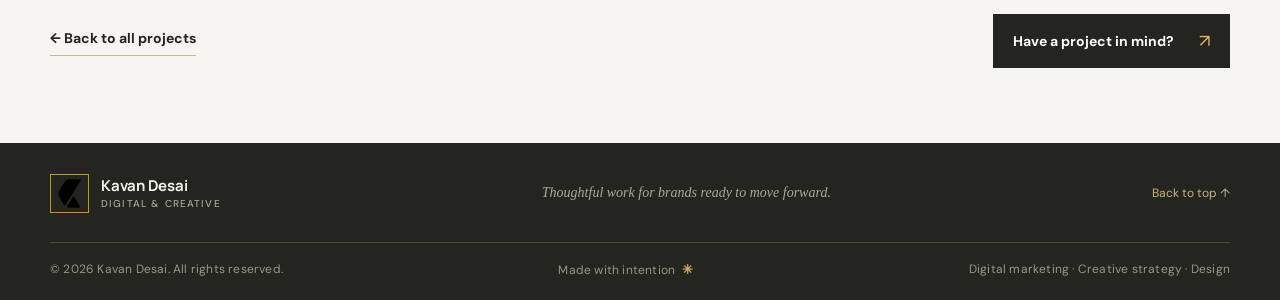
<file: projects/maninagar-physiotherapy-clinic.html>
<!doctype html>
<html lang="en">
<head>
  <meta charset="utf-8" />
  <meta name="viewport" content="width=device-width, initial-scale=1" />
  <meta name="theme-color" content="#f7f5ef" />
  <meta name="description" content="Maninagar Physiotherapy Clinic case study and digital marketing services by Kavan Desai." />
  <title>Maninagar Physiotherapy Clinic — Client Project | Kavan Desai</title>
  <link rel="preconnect" href="https://fonts.googleapis.com"><link rel="preconnect" href="https://fonts.gstatic.com" crossorigin><link href="https://fonts.googleapis.com/css2?family=DM+Sans:wght@400;500;600;700&family=Manrope:wght@400;500;600;700;800&display=swap" rel="stylesheet">
  <link rel="stylesheet" href="../styles.css?v=interaction-polish-20261016" />
  <script>
    try { if (localStorage.getItem('kavan-portfolio-theme') === 'dark') document.documentElement.setAttribute('data-theme', 'dark'); } catch (_) {}
  </script>
</head>
<body>
<div class="grain" aria-hidden="true"></div>
  <div class="scroll-progress" aria-hidden="true"><span></span></div>
  <header class="site-header" id="top"><div class="nav-wrap">
    <a class="brand" href="../index.html#top" aria-label="Kavan Desai home"><span class="brand-mark" aria-hidden="true"><img class="brand-symbol" src="../assets/kavan-geometric-mark.png" alt=""></span><span class="brand-name">Kavan Desai<small>Digital &amp; Creative</small></span></a>
    <button class="menu-toggle" aria-label="Open navigation" aria-expanded="false" aria-controls="site-nav"><span></span><span></span></button>
    <nav class="site-nav" id="site-nav" aria-label="Main navigation">
      <a href="../index.html#clients">Clients</a><a href="../work.html">All projects</a><a href="../index.html#services">Services</a><a href="../index.html#about">About</a><a class="nav-cta" href="../index.html#contact">Let’s talk <span>↗︎</span></a>
    </nav>
      <button class="theme-toggle" type="button" aria-label="Switch to dark theme" aria-pressed="false" title="Switch to dark theme"><span class="theme-toggle-icon" aria-hidden="true">☾︎</span></button></div></header>
  <main>
    <section class="case-hero section-shell">
      <div class="case-breadcrumb"><a href="../index.html#top">Home</a><span>/</span><a href="../work.html">All projects</a><span>/</span><span>Maninagar Physiotherapy Clinic</span></div>
      <div class="case-hero-grid">
        <div class="case-hero-copy reveal"><div class="eyebrow"><span class="eyebrow-line"></span>Healthcare · Patient education</div><h1>Maninagar Physiotherapy Clinic <em>project.</em></h1><p class="case-intro">Social media management for a physiotherapy clinic, focused on clear, approachable content around movement, recovery and wellbeing.</p><div class="case-tags"><span>Social media management</span><span>Patient education content</span><span>Healthcare creative design</span></div><div class="case-hero-actions"><a class="button button-dark" href="https://instagram.com/maninagarphysio" target="_blank" rel="noopener noreferrer">View Instagram <span>↗︎</span></a><a class="text-link" href="../index.html#contact">Discuss a similar project <span>↗︎</span></a></div></div>
        <div class="case-hero-logo reveal reveal-delay"><img src="../assets/maninagar-physiotherapy-clinic.png" alt="Maninagar Physiotherapy Clinic logo"><span>Client project · Healthcare · Patient education</span></div>
      </div>
    </section>
    <section class="case-scope section-shell"><div class="case-scope-heading"><div class="eyebrow"><span class="eyebrow-line"></span> Project scope</div><h2>What the work <em>covers.</em></h2></div><div class="case-scope-grid"><div class="case-scope-intro"><p>Patient-friendly healthcare content and visual communication.</p><p>The page keeps this client’s work separate from the main homepage, so new original designs can be added without making the main portfolio crowded.</p></div><ul class="case-scope-list"><li><span class="scope-check">✳︎</span>Social media management</li><li><span class="scope-check">✳︎</span>Patient education content</li><li><span class="scope-check">✳︎</span>Healthcare creative design</li><li><span class="scope-check">✳︎</span>Service communication</li></ul></div></section>
    <section class="case-work-note section-shell"><div class="case-note-card"><span class="eyebrow"><span class="eyebrow-line"></span> Selected work</span><h2>Creative gallery <em>coming next.</em></h2><p>This page is ready for the original posts, carousels, reels covers and campaign artwork for this client. As the actual assets are added, they will be shown here in a dedicated gallery—separate from the homepage.</p><a class="text-link" href="../index.html#contact">Work with me <span>↗︎</span></a></div></section>
    <section class="case-next section-shell"><a class="text-link" href="../work.html">← Back to all projects</a><a class="button button-dark" href="../index.html#contact">Have a project in mind? <span>↗︎</span></a></section>
  </main>
<footer class="site-footer"><div class="section-shell footer-top"><a class="brand footer-brand" href="../index.html#top"><span class="brand-mark" aria-hidden="true"><img class="brand-symbol" src="../assets/kavan-geometric-mark.png" alt=""></span><span class="brand-name">Kavan Desai<small>Digital &amp; Creative</small></span></a><p>Thoughtful work for brands ready to move forward.</p><a class="back-top" href="#top">Back to top ↑︎</a></div><div class="section-shell footer-bottom"><span>© <span id="year"></span> Kavan Desai. All rights reserved.</span><span>Made with intention <b>✳︎</b></span><span class="footer-location">Digital marketing · Creative strategy · Design</span></div></footer>
  <script src="../script.js?v=interaction-polish-20261016"></script>
</body>
</html>
</file>
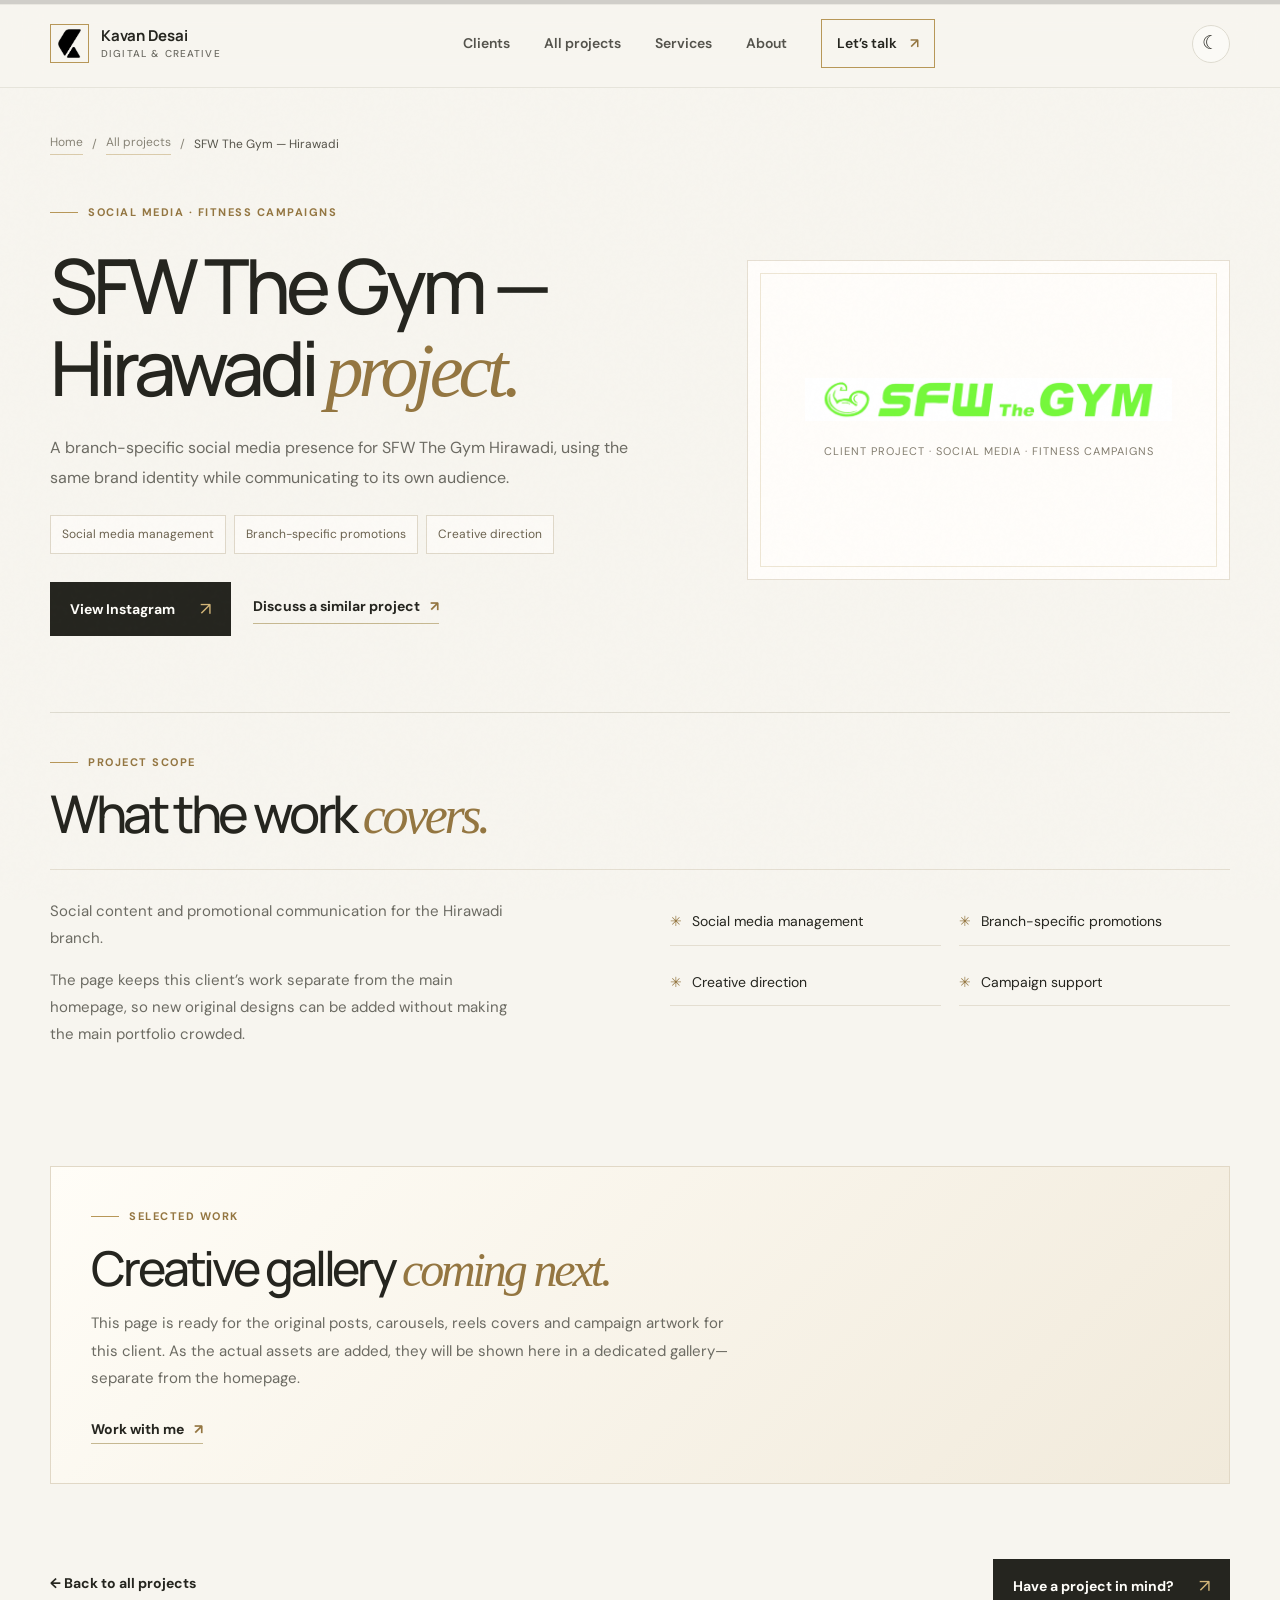
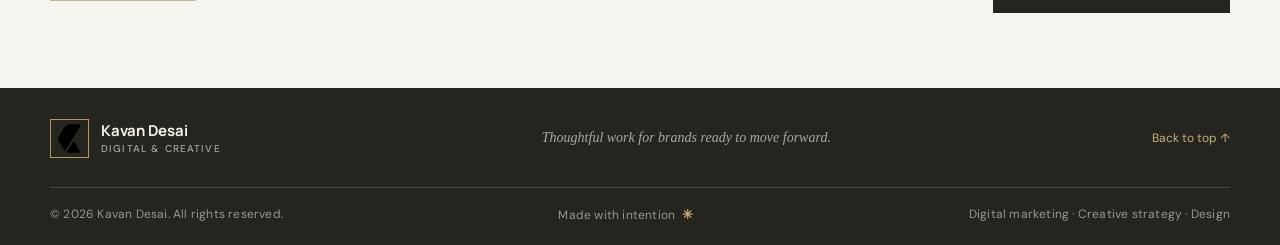
<file: projects/sfw-the-gym-hirawadi.html>
<!doctype html>
<html lang="en">
<head>
  <meta charset="utf-8" />
  <meta name="viewport" content="width=device-width, initial-scale=1" />
  <meta name="theme-color" content="#f7f5ef" />
  <meta name="description" content="SFW The Gym — Hirawadi case study and digital marketing services by Kavan Desai." />
  <title>SFW The Gym — Hirawadi — Client Project | Kavan Desai</title>
  <link rel="preconnect" href="https://fonts.googleapis.com"><link rel="preconnect" href="https://fonts.gstatic.com" crossorigin><link href="https://fonts.googleapis.com/css2?family=DM+Sans:wght@400;500;600;700&family=Manrope:wght@400;500;600;700;800&display=swap" rel="stylesheet">
  <link rel="stylesheet" href="../styles.css?v=interaction-polish-20261016" />
  <script>
    try { if (localStorage.getItem('kavan-portfolio-theme') === 'dark') document.documentElement.setAttribute('data-theme', 'dark'); } catch (_) {}
  </script>
</head>
<body>
<div class="grain" aria-hidden="true"></div>
  <div class="scroll-progress" aria-hidden="true"><span></span></div>
  <header class="site-header" id="top"><div class="nav-wrap">
    <a class="brand" href="../index.html#top" aria-label="Kavan Desai home"><span class="brand-mark" aria-hidden="true"><img class="brand-symbol" src="../assets/kavan-geometric-mark.png" alt=""></span><span class="brand-name">Kavan Desai<small>Digital &amp; Creative</small></span></a>
    <button class="menu-toggle" aria-label="Open navigation" aria-expanded="false" aria-controls="site-nav"><span></span><span></span></button>
    <nav class="site-nav" id="site-nav" aria-label="Main navigation">
      <a href="../index.html#clients">Clients</a><a href="../work.html">All projects</a><a href="../index.html#services">Services</a><a href="../index.html#about">About</a><a class="nav-cta" href="../index.html#contact">Let’s talk <span>↗︎</span></a>
    </nav>
      <button class="theme-toggle" type="button" aria-label="Switch to dark theme" aria-pressed="false" title="Switch to dark theme"><span class="theme-toggle-icon" aria-hidden="true">☾︎</span></button></div></header>
  <main>
    <section class="case-hero section-shell">
      <div class="case-breadcrumb"><a href="../index.html#top">Home</a><span>/</span><a href="../work.html">All projects</a><span>/</span><span>SFW The Gym — Hirawadi</span></div>
      <div class="case-hero-grid">
        <div class="case-hero-copy reveal"><div class="eyebrow"><span class="eyebrow-line"></span>Social media · Fitness campaigns</div><h1>SFW The Gym — Hirawadi <em>project.</em></h1><p class="case-intro">A branch-specific social media presence for SFW The Gym Hirawadi, using the same brand identity while communicating to its own audience.</p><div class="case-tags"><span>Social media management</span><span>Branch-specific promotions</span><span>Creative direction</span></div><div class="case-hero-actions"><a class="button button-dark" href="https://instagram.com/team_sfw_hirawadi" target="_blank" rel="noopener noreferrer">View Instagram <span>↗︎</span></a><a class="text-link" href="../index.html#contact">Discuss a similar project <span>↗︎</span></a></div></div>
        <div class="case-hero-logo reveal reveal-delay"><img src="../assets/sfw-the-gym-logo.png" alt="SFW The Gym — Hirawadi logo"><span>Client project · Social media · Fitness campaigns</span></div>
      </div>
    </section>
    <section class="case-scope section-shell"><div class="case-scope-heading"><div class="eyebrow"><span class="eyebrow-line"></span> Project scope</div><h2>What the work <em>covers.</em></h2></div><div class="case-scope-grid"><div class="case-scope-intro"><p>Social content and promotional communication for the Hirawadi branch.</p><p>The page keeps this client’s work separate from the main homepage, so new original designs can be added without making the main portfolio crowded.</p></div><ul class="case-scope-list"><li><span class="scope-check">✳︎</span>Social media management</li><li><span class="scope-check">✳︎</span>Branch-specific promotions</li><li><span class="scope-check">✳︎</span>Creative direction</li><li><span class="scope-check">✳︎</span>Campaign support</li></ul></div></section>
    <section class="case-work-note section-shell"><div class="case-note-card"><span class="eyebrow"><span class="eyebrow-line"></span> Selected work</span><h2>Creative gallery <em>coming next.</em></h2><p>This page is ready for the original posts, carousels, reels covers and campaign artwork for this client. As the actual assets are added, they will be shown here in a dedicated gallery—separate from the homepage.</p><a class="text-link" href="../index.html#contact">Work with me <span>↗︎</span></a></div></section>
    <section class="case-next section-shell"><a class="text-link" href="../work.html">← Back to all projects</a><a class="button button-dark" href="../index.html#contact">Have a project in mind? <span>↗︎</span></a></section>
  </main>
<footer class="site-footer"><div class="section-shell footer-top"><a class="brand footer-brand" href="../index.html#top"><span class="brand-mark" aria-hidden="true"><img class="brand-symbol" src="../assets/kavan-geometric-mark.png" alt=""></span><span class="brand-name">Kavan Desai<small>Digital &amp; Creative</small></span></a><p>Thoughtful work for brands ready to move forward.</p><a class="back-top" href="#top">Back to top ↑︎</a></div><div class="section-shell footer-bottom"><span>© <span id="year"></span> Kavan Desai. All rights reserved.</span><span>Made with intention <b>✳︎</b></span><span class="footer-location">Digital marketing · Creative strategy · Design</span></div></footer>
  <script src="../script.js?v=interaction-polish-20261016"></script>
</body>
</html>
</file>
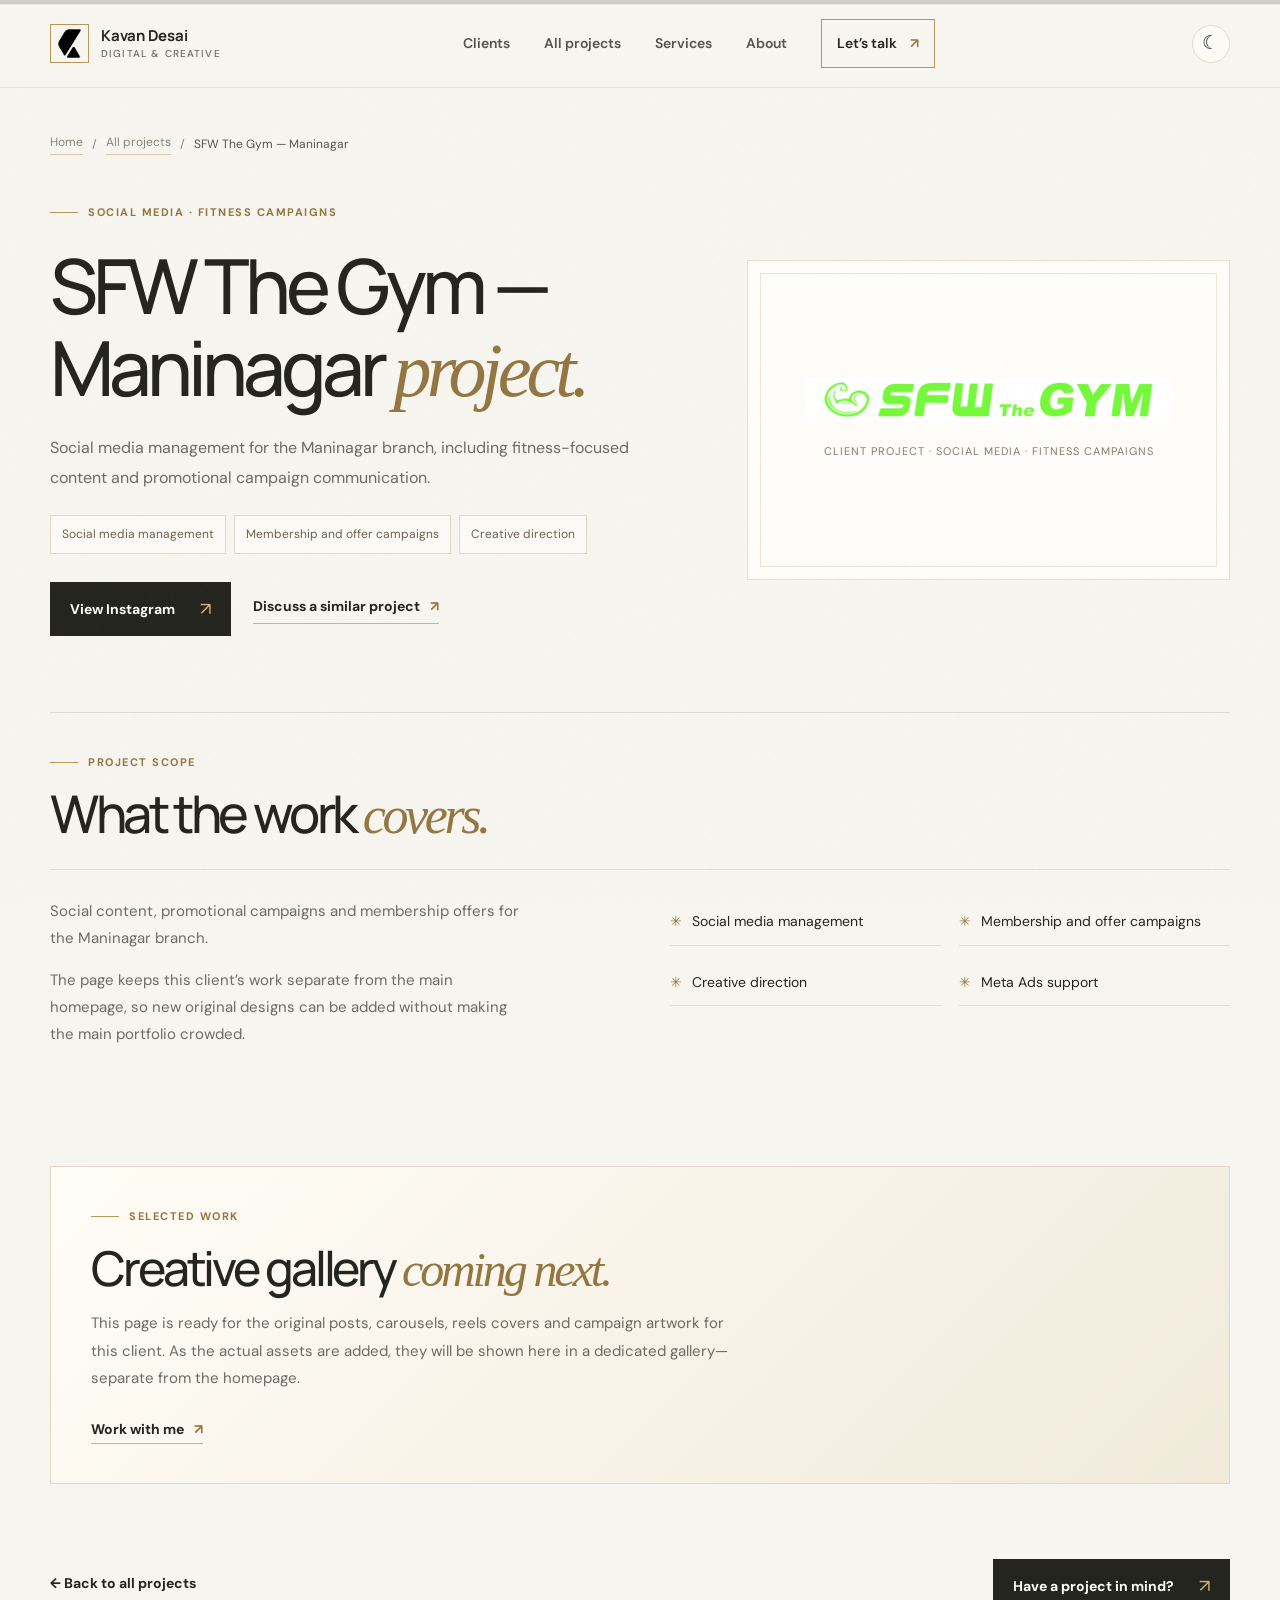
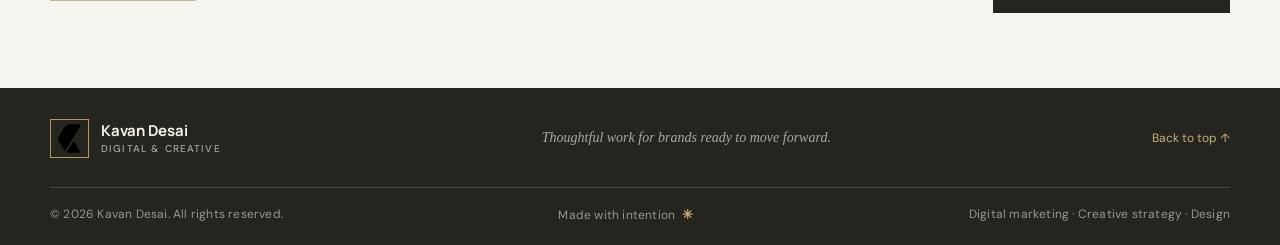
<file: projects/sfw-the-gym-maninagar.html>
<!doctype html>
<html lang="en">
<head>
  <meta charset="utf-8" />
  <meta name="viewport" content="width=device-width, initial-scale=1" />
  <meta name="theme-color" content="#f7f5ef" />
  <meta name="description" content="SFW The Gym — Maninagar case study and digital marketing services by Kavan Desai." />
  <title>SFW The Gym — Maninagar — Client Project | Kavan Desai</title>
  <link rel="preconnect" href="https://fonts.googleapis.com"><link rel="preconnect" href="https://fonts.gstatic.com" crossorigin><link href="https://fonts.googleapis.com/css2?family=DM+Sans:wght@400;500;600;700&family=Manrope:wght@400;500;600;700;800&display=swap" rel="stylesheet">
  <link rel="stylesheet" href="../styles.css?v=interaction-polish-20261016" />
  <script>
    try { if (localStorage.getItem('kavan-portfolio-theme') === 'dark') document.documentElement.setAttribute('data-theme', 'dark'); } catch (_) {}
  </script>
</head>
<body>
<div class="grain" aria-hidden="true"></div>
  <div class="scroll-progress" aria-hidden="true"><span></span></div>
  <header class="site-header" id="top"><div class="nav-wrap">
    <a class="brand" href="../index.html#top" aria-label="Kavan Desai home"><span class="brand-mark" aria-hidden="true"><img class="brand-symbol" src="../assets/kavan-geometric-mark.png" alt=""></span><span class="brand-name">Kavan Desai<small>Digital &amp; Creative</small></span></a>
    <button class="menu-toggle" aria-label="Open navigation" aria-expanded="false" aria-controls="site-nav"><span></span><span></span></button>
    <nav class="site-nav" id="site-nav" aria-label="Main navigation">
      <a href="../index.html#clients">Clients</a><a href="../work.html">All projects</a><a href="../index.html#services">Services</a><a href="../index.html#about">About</a><a class="nav-cta" href="../index.html#contact">Let’s talk <span>↗︎</span></a>
    </nav>
      <button class="theme-toggle" type="button" aria-label="Switch to dark theme" aria-pressed="false" title="Switch to dark theme"><span class="theme-toggle-icon" aria-hidden="true">☾︎</span></button></div></header>
  <main>
    <section class="case-hero section-shell">
      <div class="case-breadcrumb"><a href="../index.html#top">Home</a><span>/</span><a href="../work.html">All projects</a><span>/</span><span>SFW The Gym — Maninagar</span></div>
      <div class="case-hero-grid">
        <div class="case-hero-copy reveal"><div class="eyebrow"><span class="eyebrow-line"></span>Social media · Fitness campaigns</div><h1>SFW The Gym — Maninagar <em>project.</em></h1><p class="case-intro">Social media management for the Maninagar branch, including fitness-focused content and promotional campaign communication.</p><div class="case-tags"><span>Social media management</span><span>Membership and offer campaigns</span><span>Creative direction</span></div><div class="case-hero-actions"><a class="button button-dark" href="https://instagram.com/sfwmaninagar" target="_blank" rel="noopener noreferrer">View Instagram <span>↗︎</span></a><a class="text-link" href="../index.html#contact">Discuss a similar project <span>↗︎</span></a></div></div>
        <div class="case-hero-logo reveal reveal-delay"><img src="../assets/sfw-the-gym-logo.png" alt="SFW The Gym — Maninagar logo"><span>Client project · Social media · Fitness campaigns</span></div>
      </div>
    </section>
    <section class="case-scope section-shell"><div class="case-scope-heading"><div class="eyebrow"><span class="eyebrow-line"></span> Project scope</div><h2>What the work <em>covers.</em></h2></div><div class="case-scope-grid"><div class="case-scope-intro"><p>Social content, promotional campaigns and membership offers for the Maninagar branch.</p><p>The page keeps this client’s work separate from the main homepage, so new original designs can be added without making the main portfolio crowded.</p></div><ul class="case-scope-list"><li><span class="scope-check">✳︎</span>Social media management</li><li><span class="scope-check">✳︎</span>Membership and offer campaigns</li><li><span class="scope-check">✳︎</span>Creative direction</li><li><span class="scope-check">✳︎</span>Meta Ads support</li></ul></div></section>
    <section class="case-work-note section-shell"><div class="case-note-card"><span class="eyebrow"><span class="eyebrow-line"></span> Selected work</span><h2>Creative gallery <em>coming next.</em></h2><p>This page is ready for the original posts, carousels, reels covers and campaign artwork for this client. As the actual assets are added, they will be shown here in a dedicated gallery—separate from the homepage.</p><a class="text-link" href="../index.html#contact">Work with me <span>↗︎</span></a></div></section>
    <section class="case-next section-shell"><a class="text-link" href="../work.html">← Back to all projects</a><a class="button button-dark" href="../index.html#contact">Have a project in mind? <span>↗︎</span></a></section>
  </main>
<footer class="site-footer"><div class="section-shell footer-top"><a class="brand footer-brand" href="../index.html#top"><span class="brand-mark" aria-hidden="true"><img class="brand-symbol" src="../assets/kavan-geometric-mark.png" alt=""></span><span class="brand-name">Kavan Desai<small>Digital &amp; Creative</small></span></a><p>Thoughtful work for brands ready to move forward.</p><a class="back-top" href="#top">Back to top ↑︎</a></div><div class="section-shell footer-bottom"><span>© <span id="year"></span> Kavan Desai. All rights reserved.</span><span>Made with intention <b>✳︎</b></span><span class="footer-location">Digital marketing · Creative strategy · Design</span></div></footer>
  <script src="../script.js?v=interaction-polish-20261016"></script>
</body>
</html>
</file>
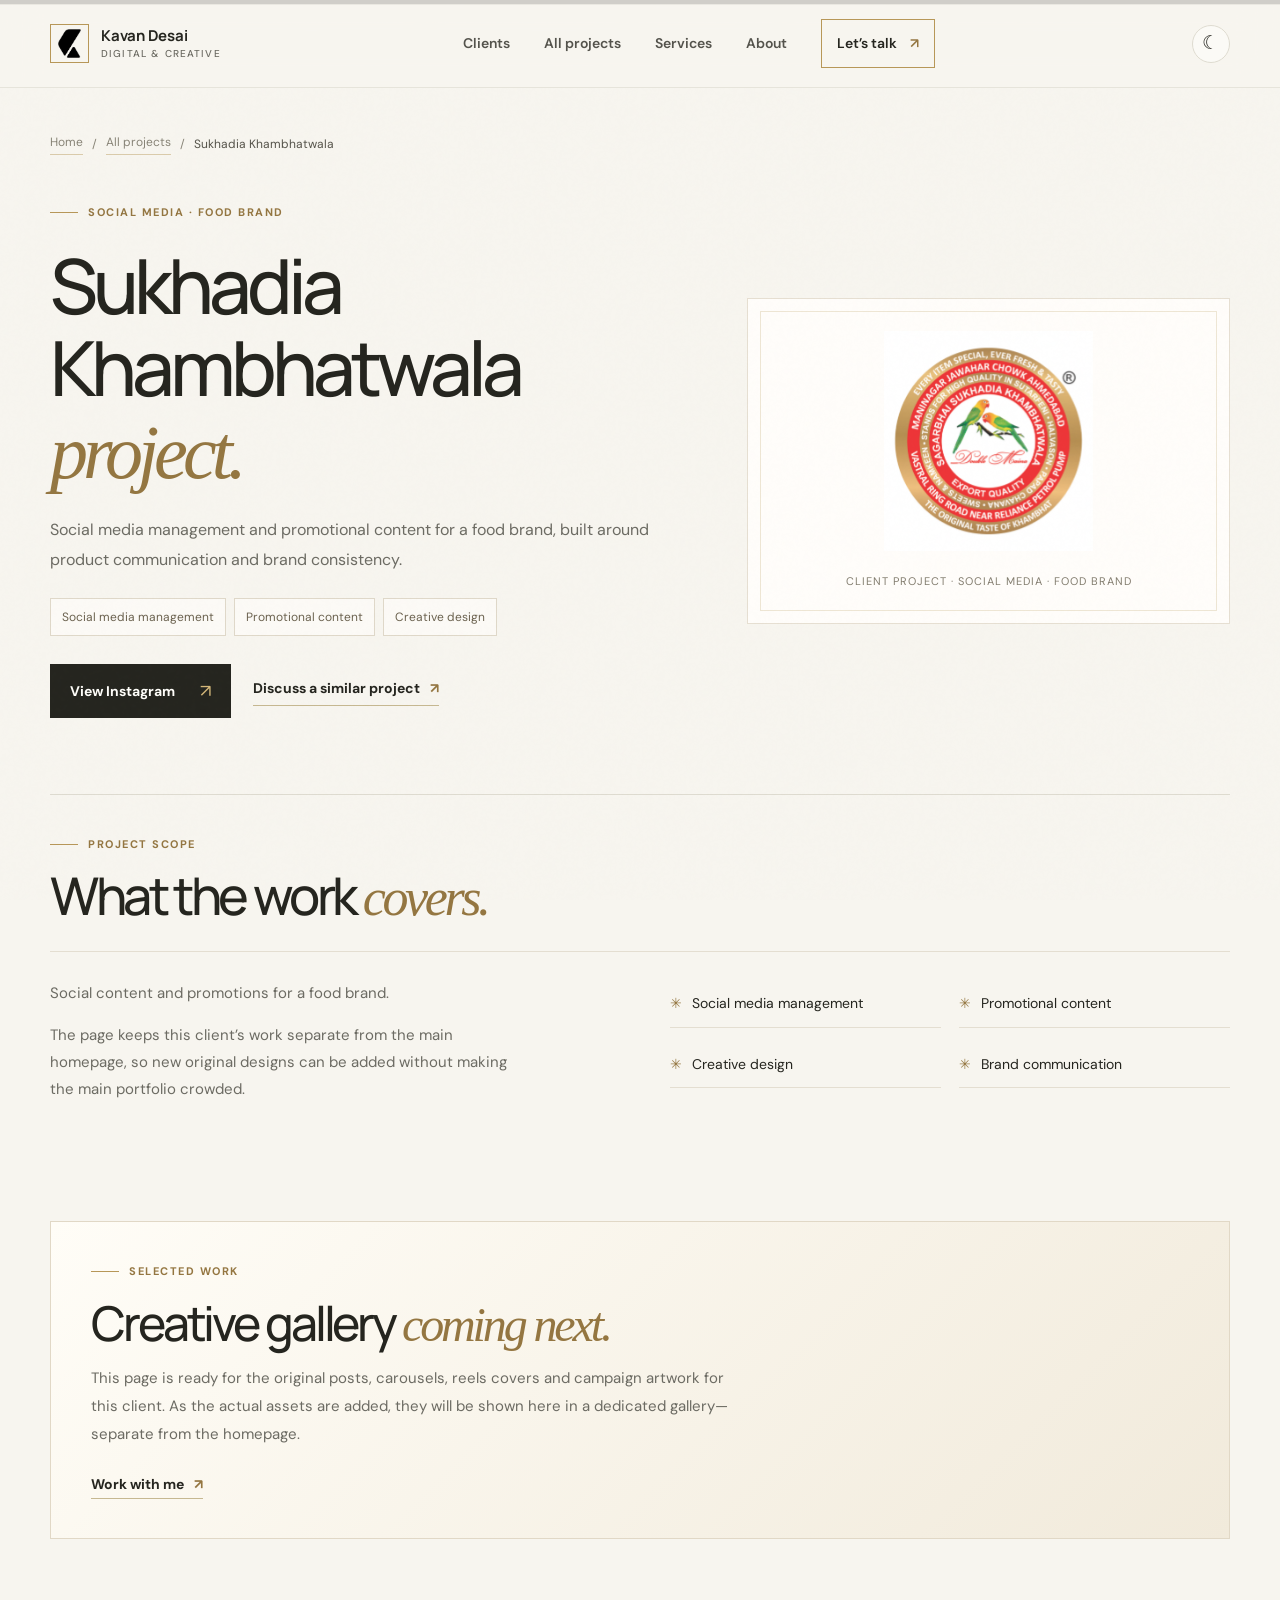
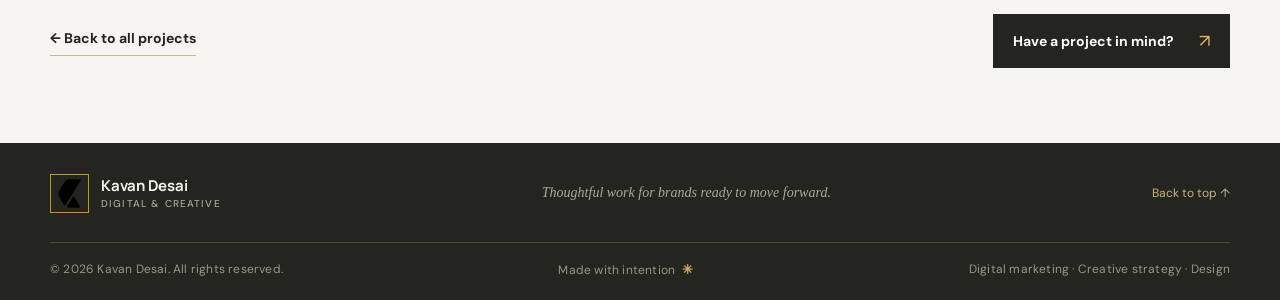
<file: projects/sukhadia-khambhatwala.html>
<!doctype html>
<html lang="en">
<head>
  <meta charset="utf-8" />
  <meta name="viewport" content="width=device-width, initial-scale=1" />
  <meta name="theme-color" content="#f7f5ef" />
  <meta name="description" content="Sukhadia Khambhatwala case study and digital marketing services by Kavan Desai." />
  <title>Sukhadia Khambhatwala — Client Project | Kavan Desai</title>
  <link rel="preconnect" href="https://fonts.googleapis.com"><link rel="preconnect" href="https://fonts.gstatic.com" crossorigin><link href="https://fonts.googleapis.com/css2?family=DM+Sans:wght@400;500;600;700&family=Manrope:wght@400;500;600;700;800&display=swap" rel="stylesheet">
  <link rel="stylesheet" href="../styles.css?v=interaction-polish-20261016" />
  <script>
    try { if (localStorage.getItem('kavan-portfolio-theme') === 'dark') document.documentElement.setAttribute('data-theme', 'dark'); } catch (_) {}
  </script>
</head>
<body>
<div class="grain" aria-hidden="true"></div>
  <div class="scroll-progress" aria-hidden="true"><span></span></div>
  <header class="site-header" id="top"><div class="nav-wrap">
    <a class="brand" href="../index.html#top" aria-label="Kavan Desai home"><span class="brand-mark" aria-hidden="true"><img class="brand-symbol" src="../assets/kavan-geometric-mark.png" alt=""></span><span class="brand-name">Kavan Desai<small>Digital &amp; Creative</small></span></a>
    <button class="menu-toggle" aria-label="Open navigation" aria-expanded="false" aria-controls="site-nav"><span></span><span></span></button>
    <nav class="site-nav" id="site-nav" aria-label="Main navigation">
      <a href="../index.html#clients">Clients</a><a href="../work.html">All projects</a><a href="../index.html#services">Services</a><a href="../index.html#about">About</a><a class="nav-cta" href="../index.html#contact">Let’s talk <span>↗︎</span></a>
    </nav>
      <button class="theme-toggle" type="button" aria-label="Switch to dark theme" aria-pressed="false" title="Switch to dark theme"><span class="theme-toggle-icon" aria-hidden="true">☾︎</span></button></div></header>
  <main>
    <section class="case-hero section-shell">
      <div class="case-breadcrumb"><a href="../index.html#top">Home</a><span>/</span><a href="../work.html">All projects</a><span>/</span><span>Sukhadia Khambhatwala</span></div>
      <div class="case-hero-grid">
        <div class="case-hero-copy reveal"><div class="eyebrow"><span class="eyebrow-line"></span>Social media · Food brand</div><h1>Sukhadia Khambhatwala <em>project.</em></h1><p class="case-intro">Social media management and promotional content for a food brand, built around product communication and brand consistency.</p><div class="case-tags"><span>Social media management</span><span>Promotional content</span><span>Creative design</span></div><div class="case-hero-actions"><a class="button button-dark" href="https://instagram.com/sukhadia_khambhatwala" target="_blank" rel="noopener noreferrer">View Instagram <span>↗︎</span></a><a class="text-link" href="../index.html#contact">Discuss a similar project <span>↗︎</span></a></div></div>
        <div class="case-hero-logo reveal reveal-delay"><img src="../assets/sukhadia-khambhatwala.png" alt="Sukhadia Khambhatwala logo"><span>Client project · Social media · Food brand</span></div>
      </div>
    </section>
    <section class="case-scope section-shell"><div class="case-scope-heading"><div class="eyebrow"><span class="eyebrow-line"></span> Project scope</div><h2>What the work <em>covers.</em></h2></div><div class="case-scope-grid"><div class="case-scope-intro"><p>Social content and promotions for a food brand.</p><p>The page keeps this client’s work separate from the main homepage, so new original designs can be added without making the main portfolio crowded.</p></div><ul class="case-scope-list"><li><span class="scope-check">✳︎</span>Social media management</li><li><span class="scope-check">✳︎</span>Promotional content</li><li><span class="scope-check">✳︎</span>Creative design</li><li><span class="scope-check">✳︎</span>Brand communication</li></ul></div></section>
    <section class="case-work-note section-shell"><div class="case-note-card"><span class="eyebrow"><span class="eyebrow-line"></span> Selected work</span><h2>Creative gallery <em>coming next.</em></h2><p>This page is ready for the original posts, carousels, reels covers and campaign artwork for this client. As the actual assets are added, they will be shown here in a dedicated gallery—separate from the homepage.</p><a class="text-link" href="../index.html#contact">Work with me <span>↗︎</span></a></div></section>
    <section class="case-next section-shell"><a class="text-link" href="../work.html">← Back to all projects</a><a class="button button-dark" href="../index.html#contact">Have a project in mind? <span>↗︎</span></a></section>
  </main>
<footer class="site-footer"><div class="section-shell footer-top"><a class="brand footer-brand" href="../index.html#top"><span class="brand-mark" aria-hidden="true"><img class="brand-symbol" src="../assets/kavan-geometric-mark.png" alt=""></span><span class="brand-name">Kavan Desai<small>Digital &amp; Creative</small></span></a><p>Thoughtful work for brands ready to move forward.</p><a class="back-top" href="#top">Back to top ↑︎</a></div><div class="section-shell footer-bottom"><span>© <span id="year"></span> Kavan Desai. All rights reserved.</span><span>Made with intention <b>✳︎</b></span><span class="footer-location">Digital marketing · Creative strategy · Design</span></div></footer>
  <script src="../script.js?v=interaction-polish-20261016"></script>
</body>
</html>
</file>
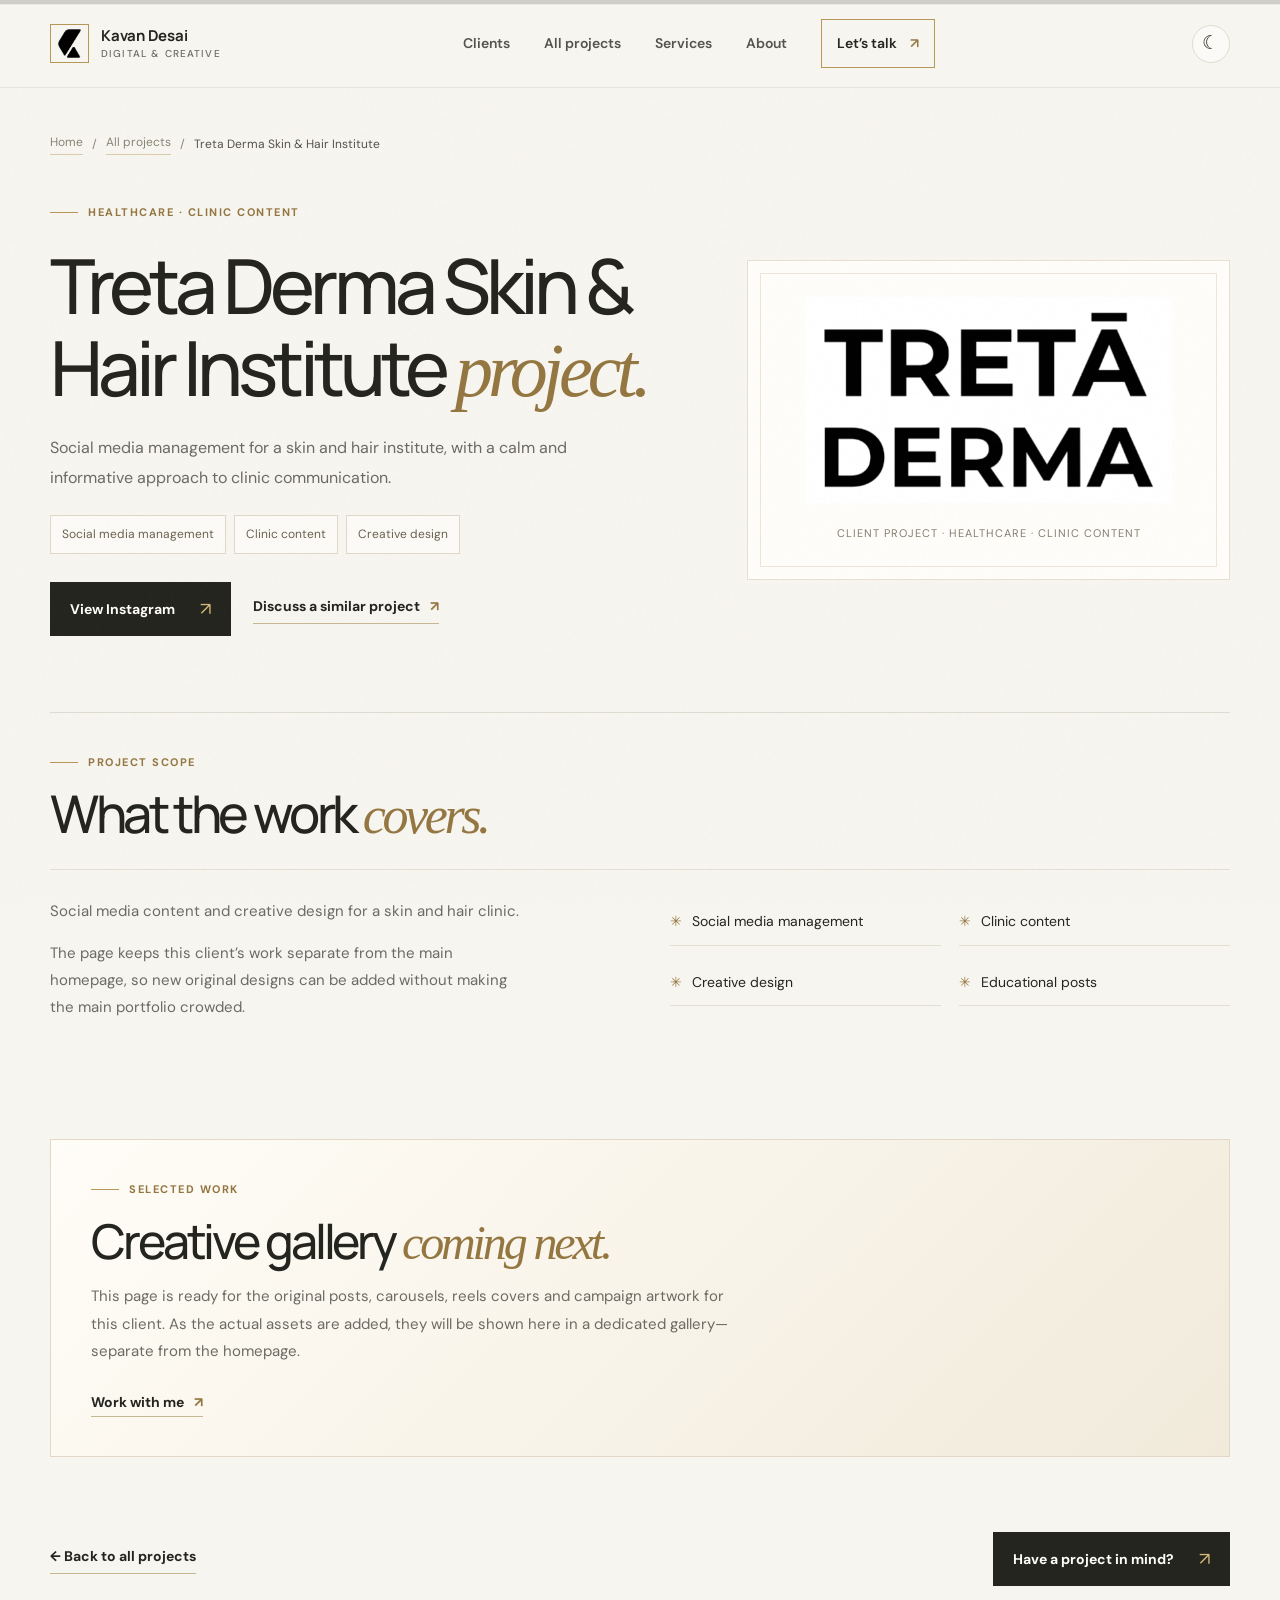
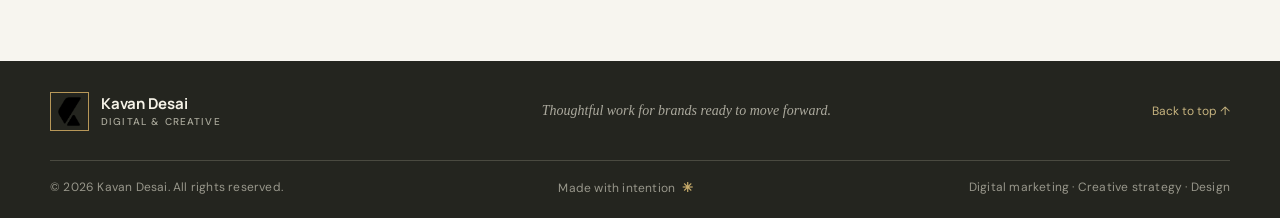
<file: projects/treta-derma.html>
<!doctype html>
<html lang="en">
<head>
  <meta charset="utf-8" />
  <meta name="viewport" content="width=device-width, initial-scale=1" />
  <meta name="theme-color" content="#f7f5ef" />
  <meta name="description" content="Treta Derma Skin & Hair Institute case study and digital marketing services by Kavan Desai." />
  <title>Treta Derma Skin & Hair Institute — Client Project | Kavan Desai</title>
  <link rel="preconnect" href="https://fonts.googleapis.com"><link rel="preconnect" href="https://fonts.gstatic.com" crossorigin><link href="https://fonts.googleapis.com/css2?family=DM+Sans:wght@400;500;600;700&family=Manrope:wght@400;500;600;700;800&display=swap" rel="stylesheet">
  <link rel="stylesheet" href="../styles.css?v=interaction-polish-20261016" />
  <script>
    try { if (localStorage.getItem('kavan-portfolio-theme') === 'dark') document.documentElement.setAttribute('data-theme', 'dark'); } catch (_) {}
  </script>
</head>
<body>
<div class="grain" aria-hidden="true"></div>
  <div class="scroll-progress" aria-hidden="true"><span></span></div>
  <header class="site-header" id="top"><div class="nav-wrap">
    <a class="brand" href="../index.html#top" aria-label="Kavan Desai home"><span class="brand-mark" aria-hidden="true"><img class="brand-symbol" src="../assets/kavan-geometric-mark.png" alt=""></span><span class="brand-name">Kavan Desai<small>Digital &amp; Creative</small></span></a>
    <button class="menu-toggle" aria-label="Open navigation" aria-expanded="false" aria-controls="site-nav"><span></span><span></span></button>
    <nav class="site-nav" id="site-nav" aria-label="Main navigation">
      <a href="../index.html#clients">Clients</a><a href="../work.html">All projects</a><a href="../index.html#services">Services</a><a href="../index.html#about">About</a><a class="nav-cta" href="../index.html#contact">Let’s talk <span>↗︎</span></a>
    </nav>
      <button class="theme-toggle" type="button" aria-label="Switch to dark theme" aria-pressed="false" title="Switch to dark theme"><span class="theme-toggle-icon" aria-hidden="true">☾︎</span></button></div></header>
  <main>
    <section class="case-hero section-shell">
      <div class="case-breadcrumb"><a href="../index.html#top">Home</a><span>/</span><a href="../work.html">All projects</a><span>/</span><span>Treta Derma Skin & Hair Institute</span></div>
      <div class="case-hero-grid">
        <div class="case-hero-copy reveal"><div class="eyebrow"><span class="eyebrow-line"></span>Healthcare · Clinic content</div><h1>Treta Derma Skin & Hair Institute <em>project.</em></h1><p class="case-intro">Social media management for a skin and hair institute, with a calm and informative approach to clinic communication.</p><div class="case-tags"><span>Social media management</span><span>Clinic content</span><span>Creative design</span></div><div class="case-hero-actions"><a class="button button-dark" href="https://instagram.com/tretaderma" target="_blank" rel="noopener noreferrer">View Instagram <span>↗︎</span></a><a class="text-link" href="../index.html#contact">Discuss a similar project <span>↗︎</span></a></div></div>
        <div class="case-hero-logo reveal reveal-delay"><img src="../assets/treta-derma.png" alt="Treta Derma Skin & Hair Institute logo"><span>Client project · Healthcare · Clinic content</span></div>
      </div>
    </section>
    <section class="case-scope section-shell"><div class="case-scope-heading"><div class="eyebrow"><span class="eyebrow-line"></span> Project scope</div><h2>What the work <em>covers.</em></h2></div><div class="case-scope-grid"><div class="case-scope-intro"><p>Social media content and creative design for a skin and hair clinic.</p><p>The page keeps this client’s work separate from the main homepage, so new original designs can be added without making the main portfolio crowded.</p></div><ul class="case-scope-list"><li><span class="scope-check">✳︎</span>Social media management</li><li><span class="scope-check">✳︎</span>Clinic content</li><li><span class="scope-check">✳︎</span>Creative design</li><li><span class="scope-check">✳︎</span>Educational posts</li></ul></div></section>
    <section class="case-work-note section-shell"><div class="case-note-card"><span class="eyebrow"><span class="eyebrow-line"></span> Selected work</span><h2>Creative gallery <em>coming next.</em></h2><p>This page is ready for the original posts, carousels, reels covers and campaign artwork for this client. As the actual assets are added, they will be shown here in a dedicated gallery—separate from the homepage.</p><a class="text-link" href="../index.html#contact">Work with me <span>↗︎</span></a></div></section>
    <section class="case-next section-shell"><a class="text-link" href="../work.html">← Back to all projects</a><a class="button button-dark" href="../index.html#contact">Have a project in mind? <span>↗︎</span></a></section>
  </main>
<footer class="site-footer"><div class="section-shell footer-top"><a class="brand footer-brand" href="../index.html#top"><span class="brand-mark" aria-hidden="true"><img class="brand-symbol" src="../assets/kavan-geometric-mark.png" alt=""></span><span class="brand-name">Kavan Desai<small>Digital &amp; Creative</small></span></a><p>Thoughtful work for brands ready to move forward.</p><a class="back-top" href="#top">Back to top ↑︎</a></div><div class="section-shell footer-bottom"><span>© <span id="year"></span> Kavan Desai. All rights reserved.</span><span>Made with intention <b>✳︎</b></span><span class="footer-location">Digital marketing · Creative strategy · Design</span></div></footer>
  <script src="../script.js?v=interaction-polish-20261016"></script>
</body>
</html>
</file>
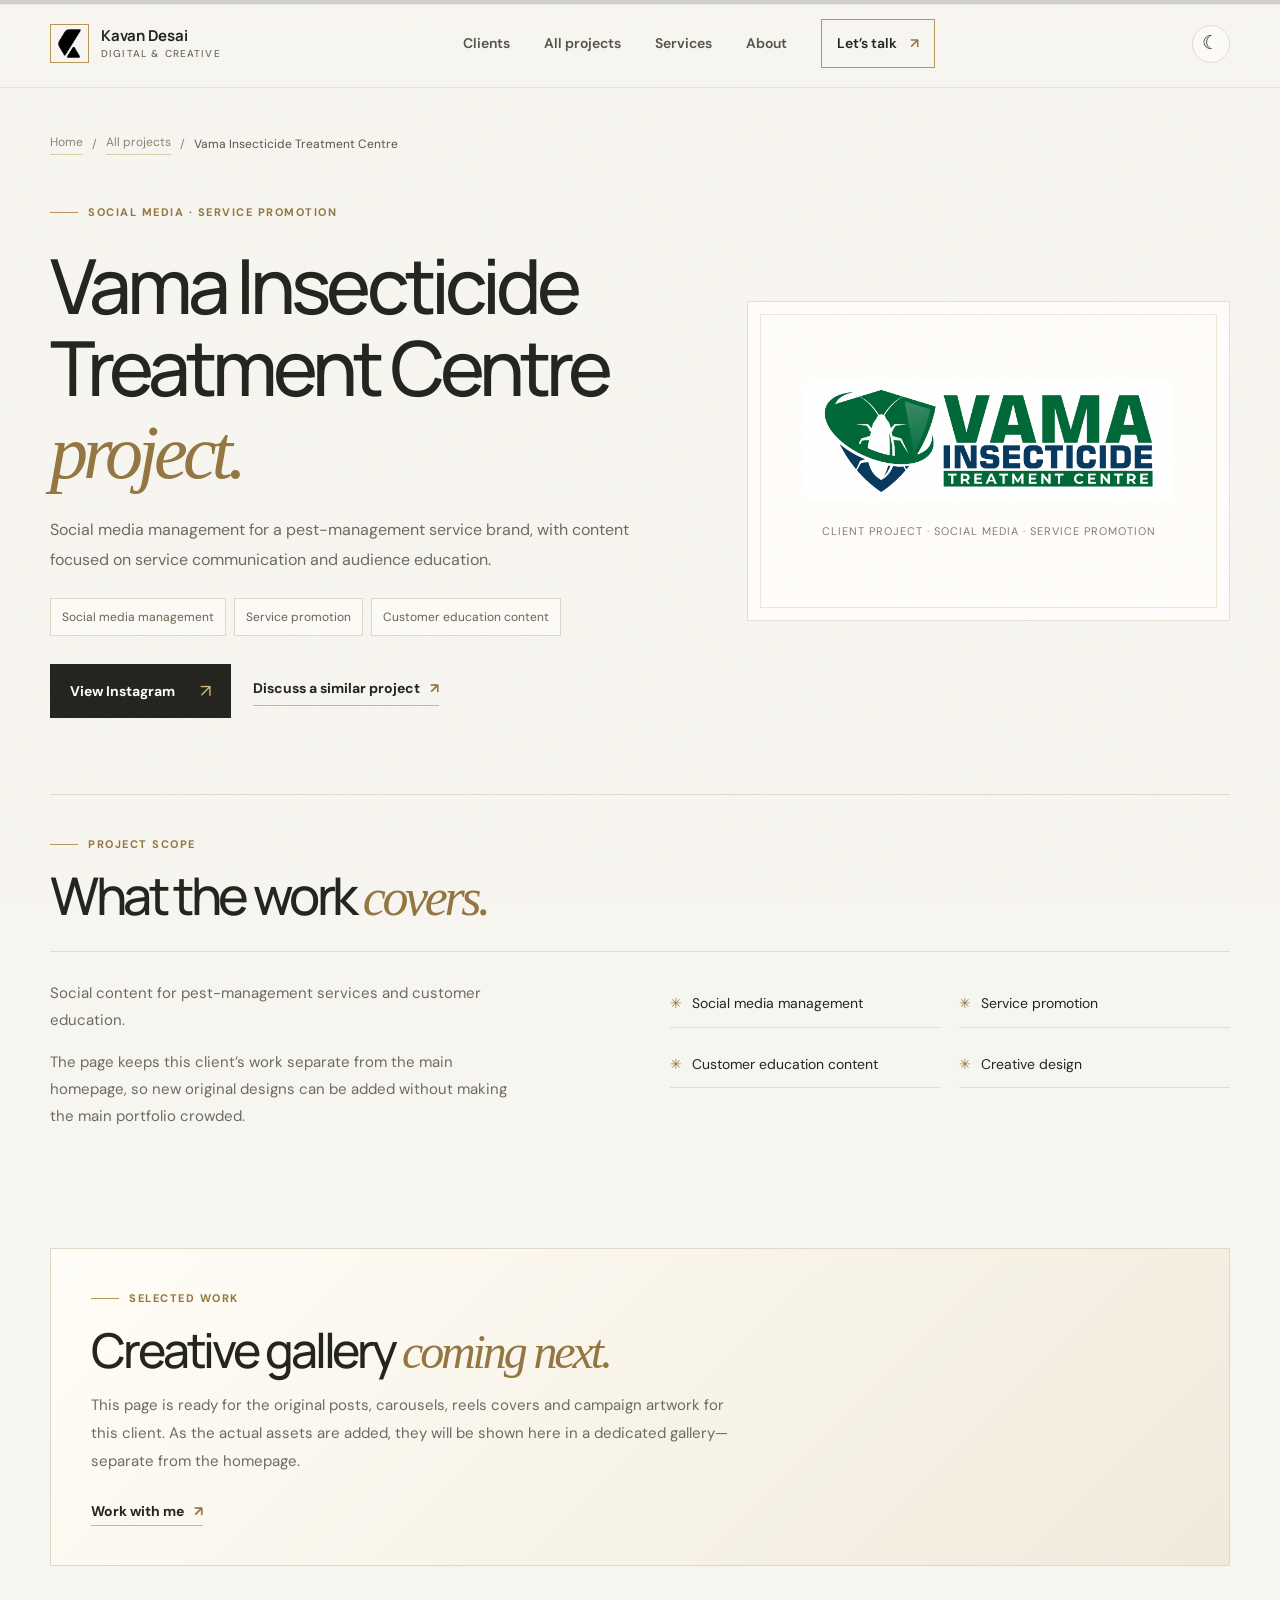
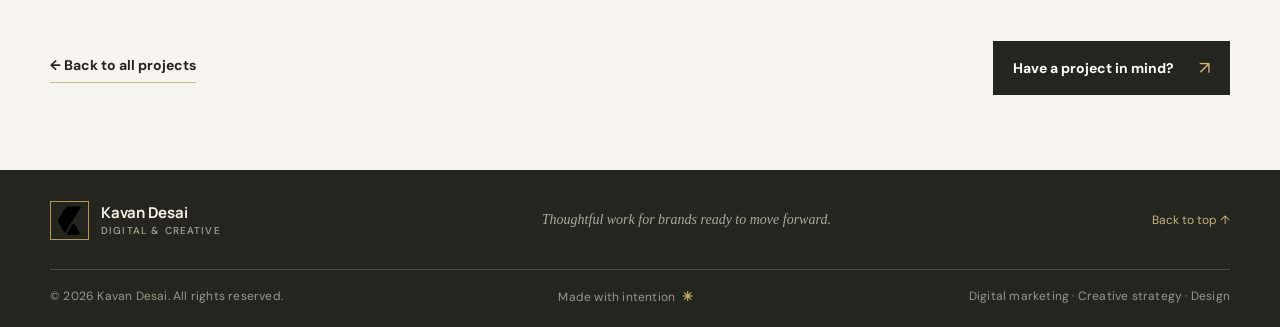
<file: projects/vama-insecticide-treatment-centre.html>
<!doctype html>
<html lang="en">
<head>
  <meta charset="utf-8" />
  <meta name="viewport" content="width=device-width, initial-scale=1" />
  <meta name="theme-color" content="#f7f5ef" />
  <meta name="description" content="Vama Insecticide Treatment Centre case study and digital marketing services by Kavan Desai." />
  <title>Vama Insecticide Treatment Centre — Client Project | Kavan Desai</title>
  <link rel="preconnect" href="https://fonts.googleapis.com"><link rel="preconnect" href="https://fonts.gstatic.com" crossorigin><link href="https://fonts.googleapis.com/css2?family=DM+Sans:wght@400;500;600;700&family=Manrope:wght@400;500;600;700;800&display=swap" rel="stylesheet">
  <link rel="stylesheet" href="../styles.css?v=interaction-polish-20261016" />
  <script>
    try { if (localStorage.getItem('kavan-portfolio-theme') === 'dark') document.documentElement.setAttribute('data-theme', 'dark'); } catch (_) {}
  </script>
</head>
<body>
<div class="grain" aria-hidden="true"></div>
  <div class="scroll-progress" aria-hidden="true"><span></span></div>
  <header class="site-header" id="top"><div class="nav-wrap">
    <a class="brand" href="../index.html#top" aria-label="Kavan Desai home"><span class="brand-mark" aria-hidden="true"><img class="brand-symbol" src="../assets/kavan-geometric-mark.png" alt=""></span><span class="brand-name">Kavan Desai<small>Digital &amp; Creative</small></span></a>
    <button class="menu-toggle" aria-label="Open navigation" aria-expanded="false" aria-controls="site-nav"><span></span><span></span></button>
    <nav class="site-nav" id="site-nav" aria-label="Main navigation">
      <a href="../index.html#clients">Clients</a><a href="../work.html">All projects</a><a href="../index.html#services">Services</a><a href="../index.html#about">About</a><a class="nav-cta" href="../index.html#contact">Let’s talk <span>↗︎</span></a>
    </nav>
      <button class="theme-toggle" type="button" aria-label="Switch to dark theme" aria-pressed="false" title="Switch to dark theme"><span class="theme-toggle-icon" aria-hidden="true">☾︎</span></button></div></header>
  <main>
    <section class="case-hero section-shell">
      <div class="case-breadcrumb"><a href="../index.html#top">Home</a><span>/</span><a href="../work.html">All projects</a><span>/</span><span>Vama Insecticide Treatment Centre</span></div>
      <div class="case-hero-grid">
        <div class="case-hero-copy reveal"><div class="eyebrow"><span class="eyebrow-line"></span>Social media · Service promotion</div><h1>Vama Insecticide Treatment Centre <em>project.</em></h1><p class="case-intro">Social media management for a pest-management service brand, with content focused on service communication and audience education.</p><div class="case-tags"><span>Social media management</span><span>Service promotion</span><span>Customer education content</span></div><div class="case-hero-actions"><a class="button button-dark" href="https://instagram.com/vamainsecticidetreatment" target="_blank" rel="noopener noreferrer">View Instagram <span>↗︎</span></a><a class="text-link" href="../index.html#contact">Discuss a similar project <span>↗︎</span></a></div></div>
        <div class="case-hero-logo reveal reveal-delay"><img src="../assets/vama-insecticide-treatment-centre.png" alt="Vama Insecticide Treatment Centre logo"><span>Client project · Social media · Service promotion</span></div>
      </div>
    </section>
    <section class="case-scope section-shell"><div class="case-scope-heading"><div class="eyebrow"><span class="eyebrow-line"></span> Project scope</div><h2>What the work <em>covers.</em></h2></div><div class="case-scope-grid"><div class="case-scope-intro"><p>Social content for pest-management services and customer education.</p><p>The page keeps this client’s work separate from the main homepage, so new original designs can be added without making the main portfolio crowded.</p></div><ul class="case-scope-list"><li><span class="scope-check">✳︎</span>Social media management</li><li><span class="scope-check">✳︎</span>Service promotion</li><li><span class="scope-check">✳︎</span>Customer education content</li><li><span class="scope-check">✳︎</span>Creative design</li></ul></div></section>
    <section class="case-work-note section-shell"><div class="case-note-card"><span class="eyebrow"><span class="eyebrow-line"></span> Selected work</span><h2>Creative gallery <em>coming next.</em></h2><p>This page is ready for the original posts, carousels, reels covers and campaign artwork for this client. As the actual assets are added, they will be shown here in a dedicated gallery—separate from the homepage.</p><a class="text-link" href="../index.html#contact">Work with me <span>↗︎</span></a></div></section>
    <section class="case-next section-shell"><a class="text-link" href="../work.html">← Back to all projects</a><a class="button button-dark" href="../index.html#contact">Have a project in mind? <span>↗︎</span></a></section>
  </main>
<footer class="site-footer"><div class="section-shell footer-top"><a class="brand footer-brand" href="../index.html#top"><span class="brand-mark" aria-hidden="true"><img class="brand-symbol" src="../assets/kavan-geometric-mark.png" alt=""></span><span class="brand-name">Kavan Desai<small>Digital &amp; Creative</small></span></a><p>Thoughtful work for brands ready to move forward.</p><a class="back-top" href="#top">Back to top ↑︎</a></div><div class="section-shell footer-bottom"><span>© <span id="year"></span> Kavan Desai. All rights reserved.</span><span>Made with intention <b>✳︎</b></span><span class="footer-location">Digital marketing · Creative strategy · Design</span></div></footer>
  <script src="../script.js?v=interaction-polish-20261016"></script>
</body>
</html>
</file>
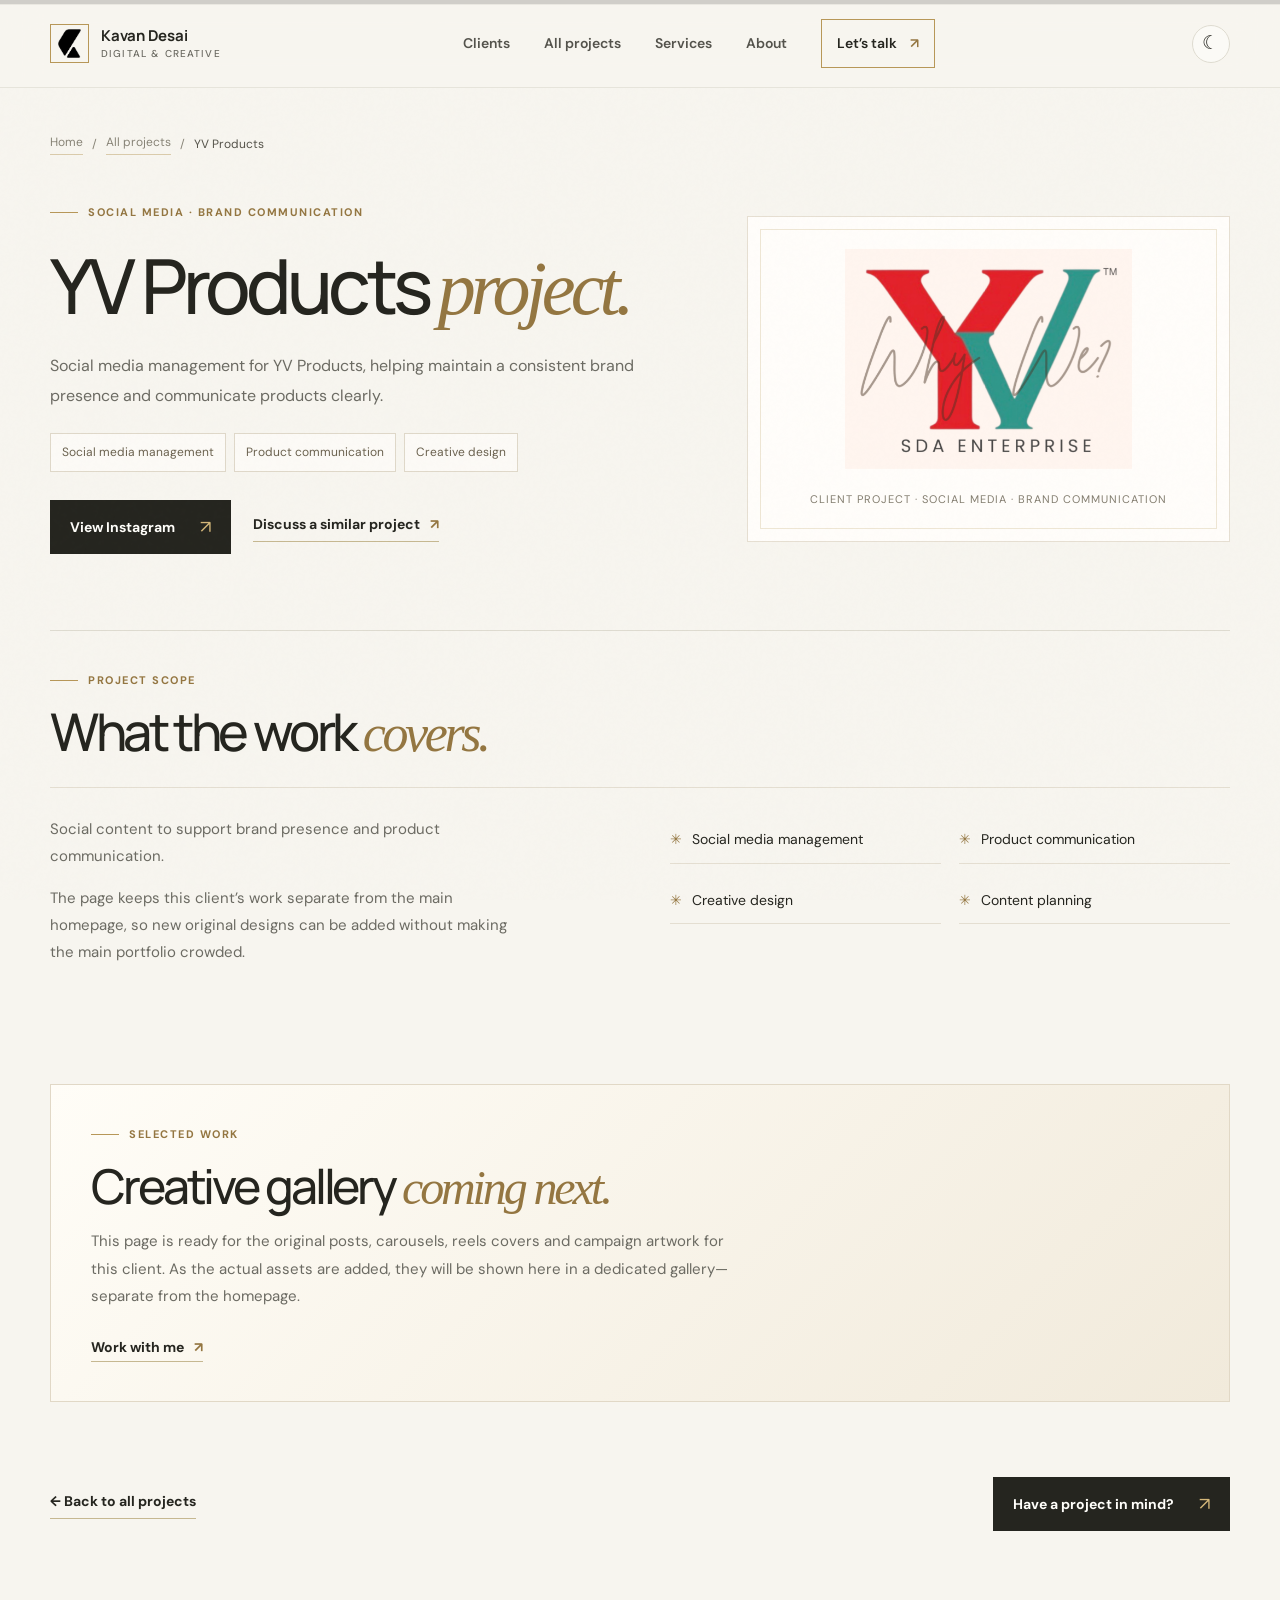
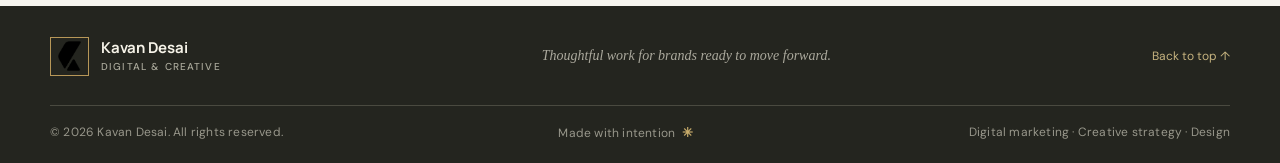
<file: projects/yv-products.html>
<!doctype html>
<html lang="en">
<head>
  <meta charset="utf-8" />
  <meta name="viewport" content="width=device-width, initial-scale=1" />
  <meta name="theme-color" content="#f7f5ef" />
  <meta name="description" content="YV Products case study and digital marketing services by Kavan Desai." />
  <title>YV Products — Client Project | Kavan Desai</title>
  <link rel="preconnect" href="https://fonts.googleapis.com"><link rel="preconnect" href="https://fonts.gstatic.com" crossorigin><link href="https://fonts.googleapis.com/css2?family=DM+Sans:wght@400;500;600;700&family=Manrope:wght@400;500;600;700;800&display=swap" rel="stylesheet">
  <link rel="stylesheet" href="../styles.css?v=interaction-polish-20261016" />
  <script>
    try { if (localStorage.getItem('kavan-portfolio-theme') === 'dark') document.documentElement.setAttribute('data-theme', 'dark'); } catch (_) {}
  </script>
</head>
<body>
<div class="grain" aria-hidden="true"></div>
  <div class="scroll-progress" aria-hidden="true"><span></span></div>
  <header class="site-header" id="top"><div class="nav-wrap">
    <a class="brand" href="../index.html#top" aria-label="Kavan Desai home"><span class="brand-mark" aria-hidden="true"><img class="brand-symbol" src="../assets/kavan-geometric-mark.png" alt=""></span><span class="brand-name">Kavan Desai<small>Digital &amp; Creative</small></span></a>
    <button class="menu-toggle" aria-label="Open navigation" aria-expanded="false" aria-controls="site-nav"><span></span><span></span></button>
    <nav class="site-nav" id="site-nav" aria-label="Main navigation">
      <a href="../index.html#clients">Clients</a><a href="../work.html">All projects</a><a href="../index.html#services">Services</a><a href="../index.html#about">About</a><a class="nav-cta" href="../index.html#contact">Let’s talk <span>↗︎</span></a>
    </nav>
      <button class="theme-toggle" type="button" aria-label="Switch to dark theme" aria-pressed="false" title="Switch to dark theme"><span class="theme-toggle-icon" aria-hidden="true">☾︎</span></button></div></header>
  <main>
    <section class="case-hero section-shell">
      <div class="case-breadcrumb"><a href="../index.html#top">Home</a><span>/</span><a href="../work.html">All projects</a><span>/</span><span>YV Products</span></div>
      <div class="case-hero-grid">
        <div class="case-hero-copy reveal"><div class="eyebrow"><span class="eyebrow-line"></span>Social media · Brand communication</div><h1>YV Products <em>project.</em></h1><p class="case-intro">Social media management for YV Products, helping maintain a consistent brand presence and communicate products clearly.</p><div class="case-tags"><span>Social media management</span><span>Product communication</span><span>Creative design</span></div><div class="case-hero-actions"><a class="button button-dark" href="https://instagram.com/yv_products" target="_blank" rel="noopener noreferrer">View Instagram <span>↗︎</span></a><a class="text-link" href="../index.html#contact">Discuss a similar project <span>↗︎</span></a></div></div>
        <div class="case-hero-logo reveal reveal-delay"><img src="../assets/yv-products.png" alt="YV Products logo"><span>Client project · Social media · Brand communication</span></div>
      </div>
    </section>
    <section class="case-scope section-shell"><div class="case-scope-heading"><div class="eyebrow"><span class="eyebrow-line"></span> Project scope</div><h2>What the work <em>covers.</em></h2></div><div class="case-scope-grid"><div class="case-scope-intro"><p>Social content to support brand presence and product communication.</p><p>The page keeps this client’s work separate from the main homepage, so new original designs can be added without making the main portfolio crowded.</p></div><ul class="case-scope-list"><li><span class="scope-check">✳︎</span>Social media management</li><li><span class="scope-check">✳︎</span>Product communication</li><li><span class="scope-check">✳︎</span>Creative design</li><li><span class="scope-check">✳︎</span>Content planning</li></ul></div></section>
    <section class="case-work-note section-shell"><div class="case-note-card"><span class="eyebrow"><span class="eyebrow-line"></span> Selected work</span><h2>Creative gallery <em>coming next.</em></h2><p>This page is ready for the original posts, carousels, reels covers and campaign artwork for this client. As the actual assets are added, they will be shown here in a dedicated gallery—separate from the homepage.</p><a class="text-link" href="../index.html#contact">Work with me <span>↗︎</span></a></div></section>
    <section class="case-next section-shell"><a class="text-link" href="../work.html">← Back to all projects</a><a class="button button-dark" href="../index.html#contact">Have a project in mind? <span>↗︎</span></a></section>
  </main>
<footer class="site-footer"><div class="section-shell footer-top"><a class="brand footer-brand" href="../index.html#top"><span class="brand-mark" aria-hidden="true"><img class="brand-symbol" src="../assets/kavan-geometric-mark.png" alt=""></span><span class="brand-name">Kavan Desai<small>Digital &amp; Creative</small></span></a><p>Thoughtful work for brands ready to move forward.</p><a class="back-top" href="#top">Back to top ↑︎</a></div><div class="section-shell footer-bottom"><span>© <span id="year"></span> Kavan Desai. All rights reserved.</span><span>Made with intention <b>✳︎</b></span><span class="footer-location">Digital marketing · Creative strategy · Design</span></div></footer>
  <script src="../script.js?v=interaction-polish-20261016"></script>
</body>
</html>
</file>
<file: styles.css>
:root{--paper:#f7f5ef;--paper-2:#fbfaf6;--white:#fffefa;--ink:#25251f;--muted:#6c6b63;--line:#dedbd0;--gold:#b79758;--gold-deep:#947641;--sage:#dfe4d8;--serif:Georgia,'Times New Roman',serif;--sans:'DM Sans',Arial,sans-serif;--display:'Manrope','DM Sans',sans-serif;--max:1180px;--ease:cubic-bezier(.22,.61,.36,1)}
*{box-sizing:border-box}html{scroll-behavior:smooth;scroll-padding-top:88px}body{margin:0;background:var(--paper);color:var(--ink);font-family:var(--sans);font-size:15px;line-height:1.65;-webkit-font-smoothing:antialiased}a{color:inherit;text-decoration:none}button,input,select,textarea{font:inherit}.grain{position:fixed;inset:0;pointer-events:none;z-index:9;opacity:.07;background-image:url("data:image/svg+xml,%3Csvg viewBox='0 0 180 180' xmlns='http://www.w3.org/2000/svg'%3E%3Cfilter id='n'%3E%3CfeTurbulence type='fractalNoise' baseFrequency='.93' numOctaves='3' stitchTiles='stitch'/%3E%3C/filter%3E%3Crect width='100%25' height='100%25' filter='url(%23n)' opacity='.18'/%3E%3C/svg%3E")}.section-shell{width:min(var(--max),calc(100% - 64px));margin-inline:auto}.site-header{height:88px;position:sticky;top:0;z-index:20;background:rgba(247,245,239,.88);backdrop-filter:blur(18px);border-bottom:1px solid rgba(222,219,208,.65)}.nav-wrap{width:min(var(--max),calc(100% - 64px));height:100%;margin:auto;display:flex;align-items:center;justify-content:space-between}.brand{display:inline-flex;align-items:center;gap:12px;min-width:max-content}.brand-mark{height:39px;width:39px;border:1px solid var(--gold);display:grid;place-items:center;font:700 22px var(--display);letter-spacing:-2px;color:var(--ink)}.brand-name{font:700 13px/1.1 var(--display);letter-spacing:-.25px}.brand-name small{display:block;margin-top:5px;color:var(--muted);font:500 9px/1 var(--sans);letter-spacing:1.4px;text-transform:uppercase}.site-nav{display:flex;align-items:center;gap:34px}.site-nav>a{font-size:12px;font-weight:600;color:#54534c;transition:color .2s}.site-nav>a:hover{color:var(--gold-deep)}.site-nav .nav-cta{padding:11px 15px;border:1px solid var(--gold);color:var(--ink)}.nav-cta span{color:var(--gold-deep);margin-left:10px}.menu-toggle{display:none}
.hero{position:relative;min-height:650px;display:grid;grid-template-columns:1.02fr .98fr;align-items:center;gap:45px;padding-top:45px;padding-bottom:66px}.hero-copy{padding-top:8px;max-width:570px}.eyebrow{display:flex;align-items:center;gap:10px;text-transform:uppercase;font-size:10px;font-weight:700;letter-spacing:1.8px;color:var(--gold-deep)}.eyebrow-line{display:inline-block;height:1px;width:28px;background:var(--gold)}h1,h2,h3,p{margin-top:0}h1,h2{font-family:var(--display);font-weight:500;letter-spacing:-.065em;line-height:1.08}h1{font-size:clamp(48px,6.1vw,79px);max-width:660px;margin:25px 0 21px}h1 em,h2 em{font-family:var(--serif);font-weight:400;color:var(--gold-deep);letter-spacing:-.065em} .hero-intro{max-width:440px;color:var(--muted);font-size:16px;line-height:1.85;margin-bottom:31px}.hero-actions{display:flex;align-items:center;gap:26px;flex-wrap:wrap}.button{display:inline-flex;align-items:center;justify-content:center;gap:25px;padding:15px 20px;border:0;cursor:pointer;font-weight:700;font-size:12px;transition:transform .25s,background .25s,color .25s}.button:hover{transform:translateY(-3px)}.button-dark{background:var(--ink);color:var(--white)}.button-dark span{color:#d4b779;font-size:18px;font-weight:400;line-height:1}.text-link{font-size:12px;font-weight:700;border-bottom:1px solid #c6b891;padding-bottom:5px}.text-link span{color:var(--gold-deep);margin-left:7px}.hero-note{display:flex;align-items:center;gap:9px;margin-top:45px;font-size:10px;letter-spacing:.25px;color:#77766d}.availability-dot{width:7px;height:7px;border-radius:50%;background:#8b9b73;box-shadow:0 0 0 4px rgba(139,155,115,.13)}.note-divider{color:#c1bcae}.hero-art{position:relative;height:490px;max-width:510px;width:100%;margin-left:auto}.art-orbit{position:absolute;border:1px solid rgba(183,151,88,.38);border-radius:50%;transform:rotate(-30deg)}.orbit-one{height:430px;width:280px;top:29px;left:90px}.orbit-two{height:340px;width:430px;top:70px;left:8px;transform:rotate(35deg);border-color:rgba(183,151,88,.22)}.art-card{position:absolute;box-shadow:0 22px 55px rgba(45,42,32,.08)}.art-card-back{width:252px;height:320px;background:#e5e3d8;top:62px;left:26px;transform:rotate(-8deg);padding:23px;display:flex;flex-direction:column;justify-content:space-between}.mini-label{font-size:8px;letter-spacing:1.4px;font-weight:700;color:#5e5b50}.abstract-bars{height:140px;display:flex;align-items:end;gap:10px;padding:0 6px}.abstract-bars i{display:block;flex:1;background:#bba477;height:55%}.abstract-bars i:nth-child(2){height:83%;background:#8e8d7d}.abstract-bars i:nth-child(3){height:68%;background:#c4b28b}.abstract-bars i:nth-child(4){height:96%;background:#676b5c}.abstract-bars i:nth-child(5){height:74%;background:#cfbea0}.card-foot{font:italic 13px var(--serif);color:#69685e}.art-card-front{width:260px;height:340px;background:#fffdf7;top:98px;right:38px;padding:22px 22px 18px;display:flex;flex-direction:column;justify-content:space-between;transform:rotate(5deg);border:1px solid rgba(183,151,88,.34)}.front-top,.front-bottom{display:flex;justify-content:space-between;align-items:center}.sun-icon{color:var(--gold-deep);font-size:26px}.serif-art{font:normal 47px/.97 var(--serif);letter-spacing:-3px;color:#35372d}.serif-art em{color:var(--gold-deep)}.front-bottom{font-size:8px;color:#6f6a5e;letter-spacing:.2px}.art-stamp{position:absolute;z-index:3;right:2px;top:18px;width:87px;height:87px;border:1px solid var(--gold);border-radius:50%;display:flex;align-items:center;justify-content:center;flex-direction:column;font-size:7px;font-weight:700;letter-spacing:1px;color:var(--gold-deep);background:var(--paper)}.art-stamp span:nth-child(2){font-size:16px;font-weight:400;margin:-1px 0}.floating-tag{position:absolute;z-index:4;background:var(--white);box-shadow:0 12px 30px rgba(40,37,29,.08);font-size:9px;font-weight:600;letter-spacing:.25px;padding:12px 15px}.tag-top{right:5px;top:142px;transform:rotate(4deg)}.tag-top span{color:var(--gold-deep);padding-left:8px}.tag-bottom{left:12px;bottom:30px;display:flex;align-items:center;gap:9px;transform:rotate(-3deg)}.tag-dot{height:6px;width:6px;background:var(--gold);border-radius:50%}.hero-side-note{position:absolute;right:-41px;top:50%;writing-mode:vertical-rl;transform:translateY(-50%);font-size:8px;letter-spacing:2.2px;color:#9a9587}.trust-strip{background:var(--ink);color:#efede4}.trust-inner{width:min(var(--max),calc(100% - 64px));min-height:74px;margin:auto;display:flex;align-items:center;justify-content:space-between;gap:20px}.trust-inner>span:first-child,.trust-inner>span:nth-child(3){font:italic 21px var(--serif);color:#e4e0d5}.trust-star{color:#d0b273;font-size:22px}.trust-separator{height:23px;width:1px;background:#5e5c51;margin:0 5px}.trust-small{font-size:9px;font-weight:600;letter-spacing:1.3px;color:#bcb8a9}
.section{padding-top:120px;padding-bottom:118px}.section-heading{display:flex;align-items:end;justify-content:space-between;gap:60px;margin-bottom:38px}.section-heading h2,.services-intro h2,.about-copy h2,.contact-copy h2{font-size:clamp(42px,5.3vw,64px);margin:18px 0 0}.section-heading>p{max-width:360px;margin-bottom:7px;color:var(--muted);font-size:13px;line-height:1.9}.work-filters{display:flex;gap:9px;flex-wrap:wrap;margin-bottom:29px}.filter-chip{cursor:pointer;border:1px solid var(--line);background:transparent;color:#6f6d63;padding:9px 14px;font-size:10px;font-weight:600;transition:all .2s}.filter-chip span{font-size:9px;color:var(--gold-deep);margin-left:8px}.filter-chip:hover,.filter-chip.active{background:var(--ink);border-color:var(--ink);color:white}.project-grid{display:grid;grid-template-columns:repeat(3,minmax(0,1fr));gap:25px}.project-card{min-width:0;transition:opacity .25s,transform .25s}.project-card.is-hidden{display:none}.project-visual{height:360px;display:block;position:relative;overflow:hidden;transition:transform .35s var(--ease)}.project-visual:hover{transform:translateY(-4px)}.gym-visual{background:#20221d;color:#e5e4d9;padding:21px 20px}.visual-grain{position:absolute;inset:0;background:radial-gradient(circle at 75% 75%,rgba(116,138,78,.23),transparent 37%),linear-gradient(115deg,transparent 30%,rgba(255,255,255,.045) 30.3%,transparent 31%);pointer-events:none}.gym-topline,.gym-bottomline{position:absolute;left:20px;right:20px;display:flex;justify-content:space-between;font-size:7px;letter-spacing:1.4px;color:#d1ceb9}.gym-topline{top:21px}.gym-copy{position:absolute;left:27px;right:14px;top:104px;z-index:1}.visual-overline{font-size:8px;letter-spacing:2px;color:#a8c27e;display:block;margin-bottom:13px}.gym-copy strong{font:800 50px/.84 var(--display);letter-spacing:-4px;display:block}.gym-copy strong i{font-style:normal;color:#b7db78}.gym-subline{font-size:9px;display:block;margin-top:20px;color:#c1c3b7}.gym-orb{position:absolute;width:220px;height:220px;border-radius:50%;border:1px solid rgba(181,218,117,.38);right:-65px;bottom:38px;box-shadow:0 0 0 20px rgba(181,218,117,.035),0 0 0 40px rgba(181,218,117,.025)}.gym-orb:before,.gym-orb:after{content:"";position:absolute;border:1px solid rgba(181,218,117,.3);inset:19px;border-radius:50%}.gym-orb:after{inset:42px}.gym-bottomline{bottom:20px}.health-visual{background:#e5e9df;color:#243b39;padding:20px}.health-grid{position:absolute;inset:0;background-image:linear-gradient(rgba(53,89,82,.08) 1px,transparent 1px),linear-gradient(90deg,rgba(53,89,82,.08) 1px,transparent 1px);background-size:24px 24px;mask-image:linear-gradient(130deg,black,transparent 82%)}.health-label,.food-topline{position:absolute;z-index:2;top:23px;left:22px;right:22px;display:flex;justify-content:space-between;align-items:center;font-size:8px;font-weight:700;letter-spacing:1px}.health-label b{font-size:9px;color:#a95d66}.health-main{position:absolute;z-index:2;top:98px;left:25px}.health-kicker{font-size:7px;letter-spacing:1.45px;display:block;margin-bottom:16px;color:#56746b}.health-main strong{font:500 43px/.98 var(--serif);letter-spacing:-2px;display:block}.health-main i{font-style:italic;color:#aa737b}.health-ring{position:absolute;border:1px solid rgba(130,163,142,.7);border-radius:50%;z-index:1}.ring-a{width:180px;height:180px;right:-61px;bottom:28px}.ring-b{width:132px;height:132px;right:-38px;bottom:52px}.health-footer{position:absolute;bottom:21px;left:22px;right:22px;display:flex;justify-content:space-between;font-size:7px;letter-spacing:1px;color:#526b62}.food-visual{background:#eadbb8;color:#573a25;padding:20px}.food-visual:before{content:"";position:absolute;inset:0;background:linear-gradient(145deg,rgba(255,250,226,.5),transparent 45%),radial-gradient(ellipse at 50% 54%,rgba(168,89,47,.13),transparent 55%)}.food-sun{position:absolute;left:50%;top:80px;width:180px;height:180px;transform:translateX(-50%);border-radius:50%;background:#c77c43;opacity:.86}.food-frame{position:absolute;inset:18px;border:1px solid rgba(111,67,40,.45)}.food-topline{color:#704a2b}.food-main{position:absolute;z-index:1;top:114px;width:100%;left:0;text-align:center;display:flex;align-items:center;flex-direction:column}.food-main span{font:700 34px/.95 var(--display);letter-spacing:4px}.food-main strong{font:700 46px/1.1 var(--sans);margin:2px 0 0}.food-main i{font:italic 16px var(--serif);margin-top:1px}.food-seal{position:absolute;right:26px;top:87px;z-index:2;transform:rotate(9deg);border:1px solid #704a2b;border-radius:50%;width:54px;height:54px;display:grid;place-content:center;text-align:center;font-size:7px;font-weight:700;letter-spacing:1px;line-height:1.5}.food-bottom{position:absolute;z-index:2;bottom:29px;left:25px;right:25px;display:flex;justify-content:space-between;gap:8px;font-size:6px;letter-spacing:.8px}.project-meta{display:flex;align-items:flex-start;justify-content:space-between;margin-top:20px;gap:10px}.project-type{font-size:9px;text-transform:uppercase;letter-spacing:1.15px;color:var(--gold-deep);font-weight:700}.project-meta h3{font:600 20px var(--display);letter-spacing:-.65px;margin:5px 0 0}.project-arrow{font-size:20px;color:var(--gold-deep);transition:transform .2s}.project-card:hover .project-arrow{transform:translate(3px,-3px)}.project-card>p{margin:11px 0 0;color:var(--muted);font-size:12px;line-height:1.8}.work-note{display:flex;gap:9px;align-items:center;font-size:10px;color:#898578;margin-top:30px}.work-note span{color:var(--gold-deep);font-size:14px}
.services-section{background:#e9e8de;padding:116px 0 120px}.services-wrap{display:grid;grid-template-columns:.8fr 1.2fr;gap:95px}.services-intro h2{font-size:clamp(40px,4.5vw,57px);margin-bottom:22px}.services-intro>p{max-width:360px;color:#6b6c60;font-size:13px;line-height:1.9;margin-bottom:24px}.dark-link{display:inline-block}.service-list{border-top:1px solid #cfcec1}.service-row{display:grid;grid-template-columns:36px 1fr 24px;gap:19px;padding:24px 0;border-bottom:1px solid #cfcec1;align-items:start}.service-number{font-size:10px;color:var(--gold-deep);letter-spacing:1px;padding-top:4px}.service-row h3{font:600 18px var(--display);letter-spacing:-.6px;margin:0 0 7px}.service-row p{font-size:12px;line-height:1.8;color:#747469;max-width:430px;margin:0}.service-symbol{font-size:18px;color:var(--gold-deep);transition:transform .2s}.service-row:hover .service-symbol{transform:translate(3px,-3px)}
.about-section{display:grid;grid-template-columns:.9fr 1.1fr;align-items:center;gap:105px}.about-art{max-width:420px}.about-frame{height:420px;background:#e5e1d5;position:relative;overflow:hidden;border:1px solid #d6d0c0}.about-frame:before{content:"";position:absolute;left:-90px;top:60px;width:390px;height:390px;border:1px solid rgba(165,136,82,.5);border-radius:50%;box-shadow:0 0 0 23px rgba(183,151,88,.07),0 0 0 46px rgba(183,151,88,.05)}.about-frame:after{content:"";position:absolute;width:240px;height:340px;border:1px solid rgba(165,136,82,.38);border-radius:50%;right:-50px;top:-70px;transform:rotate(34deg)}.about-vertical{position:absolute;right:20px;top:32px;writing-mode:vertical-rl;font-size:7px;letter-spacing:2px;color:#67695a}.about-corner{position:absolute;z-index:1;bottom:28px;left:28px;font-size:9px;font-weight:700;line-height:1.5;letter-spacing:1.8px;color:#676b5a}.about-spark{position:absolute;z-index:1;bottom:20px;right:24px;font-size:44px;color:var(--gold-deep)}.about-caption{font:italic 13px var(--serif);color:#858173;margin-top:13px}.about-copy h2{font-size:clamp(39px,4.2vw,56px);margin-bottom:23px}.about-copy>p{font-size:13px;line-height:1.95;color:var(--muted);max-width:520px}.about-principles{margin-top:28px;display:grid;grid-template-columns:1fr;gap:11px}.about-principles div{display:flex;align-items:center;gap:14px}.about-principles span{font-size:9px;color:var(--gold-deep);letter-spacing:1px}.about-principles strong{font-size:11px;font-weight:600}
.process-section{background:#f0eee6;padding:105px 0 115px}.process-heading{margin-bottom:48px}.process-heading h2{max-width:670px}.process-grid{display:grid;grid-template-columns:repeat(4,1fr);gap:18px}.process-step{position:relative;border-top:1px solid #d4d0c3;padding:21px 15px 10px 0;min-height:220px}.process-count{font-size:9px;color:var(--gold-deep);letter-spacing:1.3px}.process-icon{font:normal 30px var(--serif);color:var(--gold-deep);margin:20px 0 15px}.process-step h3{font:600 17px var(--display);letter-spacing:-.4px;margin-bottom:8px}.process-step p{font-size:11px;line-height:1.8;color:#77756a;max-width:230px;margin:0}
.contact-section{background:#e1e2d7;padding:114px 0 120px}.contact-wrap{display:grid;grid-template-columns:1fr .85fr;gap:110px;align-items:start}.contact-copy h2{max-width:560px;font-size:clamp(45px,5.2vw,65px);margin-bottom:23px}.contact-copy>p{max-width:430px;color:#6f7065;font-size:13px;line-height:1.9}.contact-signoff{display:flex;gap:14px;align-items:center;margin-top:52px;color:#777567;font:italic 15px/1.5 var(--serif)}.signoff-star{font-size:29px;color:var(--gold-deep)}.contact-form{background:var(--paper-2);padding:33px 34px 27px;border:1px solid rgba(201,195,177,.7);box-shadow:0 15px 45px rgba(44,42,33,.04)}.form-row{margin-bottom:20px}.form-row label{display:block;font-size:10px;font-weight:700;letter-spacing:.5px;margin-bottom:8px;color:#56564c}.form-row input,.form-row select,.form-row textarea{display:block;width:100%;border:0;border-bottom:1px solid #d9d5c9;background:transparent;padding:10px 0;color:var(--ink);outline:0;font-size:12px;border-radius:0;transition:border-color .2s}.form-row input:focus,.form-row select:focus,.form-row textarea:focus{border-bottom-color:var(--gold-deep)}.form-row input::placeholder,.form-row textarea::placeholder{color:#aaa69a}.form-row select{color:#777367}.form-row select:invalid{color:#9e9a8e}.form-row textarea{resize:vertical;min-height:76px}.form-submit{width:100%;margin-top:5px;justify-content:space-between}.form-hint{font-size:9px;color:#989385;margin:12px 0 0}.form-status{font-size:11px;color:var(--gold-deep);margin:8px 0 0;min-height:0}
.site-footer{background:#24251f;color:#e8e6dc;padding:31px 0 0}.footer-top{display:flex;align-items:center;justify-content:space-between;gap:20px;padding-bottom:29px;border-bottom:1px solid #4a4a40}.footer-brand .brand-name{color:#f6f3e8}.footer-brand .brand-name small{color:#a9a89a}.footer-brand .brand-mark{color:#f6f3e8}.footer-top>p{color:#aba99d;font:italic 14px var(--serif);margin:0}.back-top{font-size:10px;color:#c6b37f}.footer-bottom{display:flex;justify-content:space-between;gap:20px;padding-top:17px;padding-bottom:19px;color:#98978b;font-size:9px;letter-spacing:.2px}.footer-bottom b{color:#c8ac6b;font-size:13px;margin-left:4px}
.reveal{opacity:0;transform:translateY(18px);transition:opacity .7s var(--ease),transform .7s var(--ease)}.reveal.is-visible{opacity:1;transform:translateY(0)}.reveal-delay{transition-delay:.12s}.reveal-delay-2{transition-delay:.22s}.reveal-delay-3{transition-delay:.32s}
@media(min-width:1400px){.hero{min-height:710px}.hero-art{transform:scale(1.05);transform-origin:center right}.project-visual{height:390px}}
@media(max-width:1050px){.section-shell,.nav-wrap,.trust-inner{width:calc(100% - 48px)}.hero{gap:20px;min-height:610px}.hero-art{transform:scale(.88);transform-origin:center right;margin-left:-20px}.hero-side-note{right:-25px}.site-nav{gap:22px}.project-visual{height:310px}.gym-copy strong{font-size:43px}.health-main strong{font-size:37px}.services-wrap{gap:55px}.about-section{gap:60px}.contact-wrap{gap:65px}}
@media(max-width:760px){html{scroll-padding-top:74px}.section-shell,.nav-wrap,.trust-inner{width:calc(100% - 40px)}.site-header{height:74px}.brand-mark{width:35px;height:35px;font-size:20px}.menu-toggle{display:flex;flex-direction:column;gap:6px;justify-content:center;border:0;background:none;padding:10px;cursor:pointer}.menu-toggle span{display:block;width:23px;height:1px;background:var(--ink);transition:transform .2s}.menu-toggle[aria-expanded="true"] span:first-child{transform:translateY(3.5px) rotate(45deg)}.menu-toggle[aria-expanded="true"] span:last-child{transform:translateY(-3.5px) rotate(-45deg)}.site-nav{display:none;position:absolute;left:0;right:0;top:73px;background:var(--paper-2);border-bottom:1px solid var(--line);padding:20px;flex-direction:column;align-items:stretch;gap:0}.site-nav.open{display:flex}.site-nav>a{padding:14px 6px;border-bottom:1px solid #ece9df}.site-nav .nav-cta{margin-top:13px;text-align:center;border:1px solid var(--gold)}.hero{grid-template-columns:1fr;padding-top:60px;padding-bottom:55px;gap:5px;min-height:auto}.hero-copy{max-width:620px}.eyebrow{font-size:9px;letter-spacing:1.4px}h1{font-size:clamp(47px,11.6vw,72px);margin-top:21px}.hero-intro{font-size:14px;max-width:440px}.hero-note{margin-top:30px}.hero-art{height:410px;max-width:470px;margin:12px auto 0;transform:scale(.88);transform-origin:top center;width:112%}.hero-side-note{display:none}.trust-inner{min-height:78px;flex-wrap:wrap;justify-content:center;gap:11px 14px;padding:15px 0}.trust-inner>span:first-child,.trust-inner>span:nth-child(3){font-size:16px}.trust-small{font-size:7px;letter-spacing:.9px}.trust-separator{display:none}.section{padding-top:82px;padding-bottom:82px}.section-heading{display:block;margin-bottom:29px}.section-heading h2,.services-intro h2,.about-copy h2,.contact-copy h2{font-size:clamp(39px,9vw,54px)}.section-heading>p{margin-top:19px;font-size:12px;max-width:460px}.work-filters{gap:7px;margin-bottom:24px}.filter-chip{padding:8px 11px;font-size:9px}.project-grid{grid-template-columns:1fr;gap:37px}.project-visual{height:390px}.gym-copy strong{font-size:57px}.health-main strong{font-size:46px}.food-main span{font-size:38px}.food-main strong{font-size:50px}.project-meta h3{font-size:19px}.project-card>p{max-width:470px}.work-note{align-items:flex-start;line-height:1.7}.services-section{padding:82px 0}.services-wrap{grid-template-columns:1fr;gap:45px}.services-intro h2{margin-bottom:18px}.services-intro>p{font-size:12px}.service-row{grid-template-columns:25px 1fr 20px;gap:13px;padding:20px 0}.service-row h3{font-size:16px}.service-row p{font-size:11px}.about-section{grid-template-columns:1fr;gap:46px}.about-art{max-width:420px;width:100%;margin:auto}.about-frame{height:min(420px,100vw)}.about-logo-mark{width:220px;height:282px;left:60px;top:35px}.about-copy h2{font-size:clamp(39px,9vw,54px)}.about-copy>p{font-size:12px}.process-section{padding:81px 0}.process-heading{margin-bottom:30px}.process-grid{grid-template-columns:repeat(2,1fr);gap:25px 18px}.process-step{min-height:210px;padding-top:16px}.process-icon{margin:15px 0 12px}.contact-section{padding:82px 0}.contact-wrap{grid-template-columns:1fr;gap:35px}.contact-copy h2{font-size:clamp(44px,10vw,61px)}.contact-signoff{margin-top:28px}.contact-form{padding:27px 22px 23px}.footer-top{flex-wrap:wrap}.footer-top>p{order:3;flex-basis:100%;font-size:13px}.footer-bottom{flex-wrap:wrap;gap:8px 17px}.footer-location{flex-basis:100%}}
@media(max-width:420px){.section-shell,.nav-wrap,.trust-inner{width:calc(100% - 32px)}.hero{padding-top:48px}.hero-actions{gap:18px}.button{padding:14px 16px;gap:16px}.hero-art{transform:scale(.76);height:345px;margin-top:4px;width:130%;margin-left:-15%}.trust-inner{gap:9px 11px}.trust-inner>span:first-child,.trust-inner>span:nth-child(3){font-size:14px}.trust-small{font-size:6.5px}.section{padding-top:69px;padding-bottom:70px}.project-visual{height:340px}.gym-copy{top:95px}.gym-copy strong{font-size:50px}.health-main{top:90px}.health-main strong{font-size:41px}.food-main{top:108px}.food-main span{font-size:33px}.food-main strong{font-size:44px}.food-seal{right:18px;top:80px}.about-frame{height:350px}.about-logo-mark{width:190px;height:244px;left:48px;top:48px}.process-grid{gap:20px 12px}.process-step p{font-size:10px}.footer-brand .brand-mark{width:32px;height:32px}.footer-bottom{font-size:8px}}
@media(prefers-reduced-motion:reduce){html{scroll-behavior:auto}*,*:before,*:after{animation-duration:.01ms!important;animation-iteration-count:1!important;transition-duration:.01ms!important;scroll-behavior:auto!important}.reveal{opacity:1;transform:none}}


/* Personal portrait in the homepage hero */
.hero-photo{height:500px;max-width:500px;margin-left:auto;transform:none;isolation:isolate}
.hero-photo:before{content:"";position:absolute;z-index:-1;inset:38px 8px 6px 52px;border:1px solid rgba(183,151,88,.45);transform:rotate(5deg)}
.hero-photo .portrait-frame{position:absolute;z-index:1;inset:12px 30px 24px 14px;overflow:hidden;background:#e8e3d8;border:1px solid rgba(183,151,88,.42);box-shadow:0 28px 65px rgba(45,42,32,.13)}
.hero-photo .portrait-frame:after{content:"";position:absolute;inset:12px;border:1px solid rgba(255,255,255,.44);pointer-events:none}
.hero-photo .portrait-frame img{display:block;width:100%;height:100%;object-fit:cover;object-position:50% 50%}
.portrait-label{position:absolute;z-index:3;display:flex;align-items:center;gap:11px;background:#fffdf8;border:1px solid rgba(183,151,88,.43);box-shadow:0 14px 35px rgba(45,42,32,.11);padding:13px 17px;color:#34352d}
.portrait-label-top{top:5px;right:0}
.portrait-index{font:italic 23px/1 var(--serif);color:var(--gold-deep);padding-right:10px;border-right:1px solid #ded4bd}
.portrait-label-copy{font-size:9px;font-weight:700;letter-spacing:1.25px;white-space:nowrap}
.portrait-label-copy small{display:block;margin-top:4px;font-size:8px;font-weight:500;letter-spacing:.1px;color:#777367}
.portrait-note{position:absolute;z-index:3;left:0;bottom:43px;display:flex;align-items:center;gap:9px;padding:13px 17px;background:var(--ink);color:#f8f5ec;font-size:9px;font-weight:600;letter-spacing:.3px;box-shadow:0 12px 28px rgba(45,42,32,.15)}
.portrait-dot{height:6px;width:6px;background:#d0b273;border-radius:50%}
.portrait-spark{position:absolute;z-index:2;bottom:11px;right:14px;color:var(--gold-deep);font-size:34px}
@media(max-width:1050px){.hero-photo{transform:none;margin-left:auto}}
@media(max-width:760px){.hero-photo{height:420px;max-width:460px;width:100%;margin:22px auto 0;transform:none}.hero-photo .portrait-frame{inset:10px 25px 22px 10px}.portrait-label-top{top:-1px;right:-2px}.portrait-note{bottom:38px;left:0}}
@media(max-width:420px){.hero-photo{height:365px;max-width:360px;width:100%;margin:17px auto 0;transform:none}.hero-photo .portrait-frame{inset:10px 20px 19px 8px}.portrait-label{padding:10px 12px;gap:8px}.portrait-index{font-size:19px;padding-right:7px}.portrait-label-copy{font-size:8px}.portrait-label-copy small{font-size:7px}.portrait-note{font-size:8px;padding:11px 12px;bottom:30px}.portrait-spark{font-size:27px;right:10px}}

/* Client roster with supplied brand logos */
.clients-section{padding-top:108px;padding-bottom:88px;border-top:1px solid rgba(222,219,208,.7);background:linear-gradient(180deg,rgba(255,254,250,.52),rgba(247,245,239,0))}
.clients-section .section-heading{margin-bottom:48px}
.client-group-head{display:flex;align-items:end;justify-content:space-between;gap:22px;margin:0 0 20px;padding-bottom:15px;border-bottom:1px solid var(--line)}
.client-group-head h3{font:600 23px var(--display);letter-spacing:-.7px;margin:7px 0 0;color:var(--ink)}
.client-group-kicker{font-size:8px;letter-spacing:1.65px;font-weight:700;color:var(--gold-deep)}
.client-count{font-size:10px;color:var(--muted);white-space:nowrap}
.client-logo-grid{display:grid;grid-template-columns:repeat(3,minmax(0,1fr));gap:15px}
.client-logo-card{position:relative;min-width:0;min-height:234px;display:flex;flex-direction:column;align-items:stretch;padding:18px 18px 37px;background:rgba(255,254,250,.88);border:1px solid #e5e0d4;box-shadow:0 9px 25px rgba(42,40,31,.025);transition:transform .25s var(--ease),border-color .25s,box-shadow .25s;overflow:hidden}
.client-logo-card:after{content:"";position:absolute;right:-38px;top:-48px;width:112px;height:112px;border:1px solid rgba(183,151,88,.13);border-radius:50%;box-shadow:0 0 0 15px rgba(183,151,88,.025),0 0 0 30px rgba(183,151,88,.02);pointer-events:none}
.client-logo-card:hover{transform:translateY(-3px);border-color:rgba(183,151,88,.52);box-shadow:0 16px 32px rgba(42,40,31,.06)}
.client-logo-art{position:relative;z-index:1;width:100%;height:100px;display:grid;place-items:center;padding:8px 12px;background:#fff;border:1px solid #f0ede5;margin-bottom:13px;overflow:hidden}
.client-logo-art img{display:block;max-width:100%;max-height:82px;width:auto;height:auto;object-fit:contain}
.client-card-info{position:relative;z-index:1;min-width:0}
.client-card-info h4{font:700 14px/1.35 var(--display);letter-spacing:-.2px;color:var(--ink);margin:0 0 5px}
.client-card-info p{font-size:10px;line-height:1.55;color:var(--muted);margin:0}
.client-service-label{position:absolute;left:18px;bottom:12px;z-index:1;font-size:7px;line-height:1.2;letter-spacing:.9px;text-transform:uppercase;color:var(--gold-deep);font-weight:700}
.client-branches{display:flex;flex-wrap:wrap;gap:6px;margin-top:8px}
.client-branches span{border:1px solid #dde5d0;color:#60774b;background:#f5f7f0;padding:4px 7px;font-size:8px;line-height:1.2;letter-spacing:.25px}
.branding-group{margin-top:43px}
.branding-client-grid{grid-template-columns:repeat(3,minmax(0,1fr))}
.client-lijjat{background:linear-gradient(125deg,#fff9ef,#fbf0dc);border-color:#e8d5b3}
.client-lijjat .client-logo-art{background:#fffdf8}
.client-note{display:flex;align-items:flex-start;gap:10px;color:#888477;font-size:9px;line-height:1.7;margin:23px 0 0;max-width:760px}
.client-note span{color:var(--gold-deep);font-size:14px;line-height:1.2}
/* New social campaign concept tiles */
.vama-visual{background:#e9eadf;color:#394333;padding:21px}
.vama-visual:before{content:"";position:absolute;inset:0;background:linear-gradient(130deg,rgba(255,255,255,.5),transparent 48%),radial-gradient(ellipse at 85% 76%,rgba(90,111,72,.15),transparent 42%)}
.vama-rings{position:absolute;width:235px;height:235px;right:-70px;bottom:36px;border:1px solid rgba(79,99,64,.26);border-radius:50%;box-shadow:0 0 0 18px rgba(79,99,64,.035),0 0 0 38px rgba(79,99,64,.025)}
.vama-rings:before,.vama-rings:after{content:"";position:absolute;inset:18px;border:1px solid rgba(79,99,64,.2);border-radius:50%}.vama-rings:after{inset:43px}
.vama-topline,.treta-topline,.physio-topline{position:absolute;z-index:2;top:22px;left:21px;right:21px;display:flex;justify-content:space-between;gap:10px;font-size:7px;letter-spacing:1.2px;font-weight:700}
.vama-main{position:absolute;left:27px;top:100px;z-index:2}
.vama-kicker{display:block;font-size:7px;letter-spacing:1.65px;color:#697b5b;margin-bottom:17px}
.vama-main strong{display:block;font:500 42px/.97 var(--serif);letter-spacing:-1.7px}
.vama-main strong i{font-style:italic;color:#71825f}
.vama-subline{display:block;font-size:8px;color:#66705b;margin-top:18px}
.vama-leaf{position:absolute;right:20px;top:115px;font:italic 76px var(--serif);color:rgba(93,115,76,.12);transform:rotate(-12deg)}
.vama-footer,.treta-footer,.physio-footer{position:absolute;z-index:2;bottom:21px;left:21px;right:21px;display:flex;justify-content:space-between;gap:10px;font-size:6px;letter-spacing:.8px;color:#65705a}
.treta-visual{background:#1b1c1b;color:#f4eee5;padding:21px}
.treta-visual:before{content:"";position:absolute;inset:0;background:radial-gradient(circle at 74% 73%,rgba(187,150,145,.19),transparent 37%),linear-gradient(135deg,rgba(255,255,255,.035),transparent 50%)}
.treta-arch{position:absolute;right:28px;top:66px;width:190px;height:245px;border:1px solid rgba(224,200,185,.44);border-bottom:0;border-radius:100px 100px 0 0;transform:rotate(8deg)}
.treta-topline{color:#e4d7c9}.treta-topline b{font-size:6px;letter-spacing:.8px;color:#bba69b;font-weight:500}
.treta-main{position:absolute;z-index:2;left:26px;top:115px}
.treta-main>span{font-size:7px;letter-spacing:2px;color:#c3a69d;display:block;margin-bottom:15px}
.treta-main strong{font:500 37px/.99 var(--serif);letter-spacing:-1.2px;display:block}
.treta-main i{font-style:italic;color:#cfa9a1}
.treta-orb{position:absolute;border:1px solid rgba(207,169,161,.5);border-radius:50%}
.orb-one{width:100px;height:100px;right:-15px;bottom:73px}.orb-two{width:64px;height:64px;right:3px;bottom:91px}
.treta-footer{color:#c6b9ae}
.physio-visual{background:#e5edf0;color:#244d56;padding:21px}
.physio-visual:before{content:"";position:absolute;inset:0;background:linear-gradient(135deg,rgba(255,255,255,.65),transparent 58%),radial-gradient(ellipse at 86% 78%,rgba(83,135,143,.16),transparent 43%)}
.physio-topline{font-size:6.5px;letter-spacing:1px;color:#416a70}
.physio-main{position:absolute;z-index:2;left:26px;top:110px}
.physio-main>span{font-size:7px;letter-spacing:1.65px;display:block;margin-bottom:15px;color:#5b8589}
.physio-main strong{display:block;font:500 39px/.99 var(--serif);letter-spacing:-1.5px}
.physio-main i{color:#5a898d;font-style:italic}
.physio-motion{position:absolute;border:1px solid rgba(65,106,112,.29);border-radius:50%;transform:rotate(-26deg)}
.motion-one{width:205px;height:95px;right:-55px;top:76px}.motion-two{width:180px;height:85px;right:-43px;top:91px}.motion-three{width:155px;height:75px;right:-26px;top:106px}
.physio-footer{color:#45686e}
@media(max-width:1050px){.client-logo-grid,.branding-client-grid{grid-template-columns:repeat(2,minmax(0,1fr))}.client-logo-card{padding:17px 16px 36px}.client-logo-art{height:96px}.client-logo-art img{max-height:79px}}
@media(max-width:760px){.clients-section{padding-top:78px;padding-bottom:68px}.clients-section .section-heading{margin-bottom:35px}.client-group-head{align-items:flex-start;flex-direction:column;gap:7px}.client-group-head h3{font-size:22px}.client-logo-grid,.branding-client-grid{grid-template-columns:repeat(2,minmax(0,1fr));gap:10px}.client-logo-card{min-height:220px;padding:14px 12px 35px}.client-logo-art{height:88px;padding:6px}.client-logo-art img{max-height:74px}.client-card-info h4{font-size:12px}.client-card-info p{font-size:9px}.client-service-label{left:12px;bottom:11px;font-size:6px}.client-branches span{font-size:7px}.branding-group{margin-top:34px}.work-section{padding-top:78px}.project-grid{grid-template-columns:1fr}.vama-main strong{font-size:46px}.treta-main strong{font-size:42px}.physio-main strong{font-size:43px}}
@media(max-width:420px){.client-logo-grid,.branding-client-grid{grid-template-columns:1fr}.client-logo-card{min-height:205px;padding:16px 16px 35px}.client-logo-art{height:92px}.client-logo-art img{max-height:76px}.client-card-info h4{font-size:13px}.client-card-info p{font-size:10px}.client-service-label{left:16px;font-size:7px}.client-branches span{font-size:8px}.project-visual{height:340px}.vama-main{left:22px;top:100px}.vama-main strong{font-size:41px}.treta-main{left:22px;top:105px}.treta-main strong{font-size:36px}.physio-main{left:22px;top:104px}.physio-main strong{font-size:38px}.vama-topline,.treta-topline,.physio-topline{left:17px;right:17px;font-size:6px}.vama-footer,.treta-footer,.physio-footer{left:17px;right:17px;font-size:5.5px}}


/* Instagram links on each social media client card */
.social-client-card{min-height:258px;padding-bottom:58px}
.social-client-card .client-service-label{bottom:36px}
.client-social-link{position:absolute;left:18px;bottom:12px;z-index:2;display:inline-flex;align-items:center;gap:7px;width:max-content;max-width:calc(100% - 36px);font-size:9px;line-height:1.3;font-weight:700;color:var(--ink);border-bottom:1px solid rgba(183,151,88,.65);padding-bottom:2px;transition:color .2s,border-color .2s}
.client-social-link span{color:var(--gold-deep);font-size:13px;line-height:1}
.client-social-link:hover,.client-social-link:focus-visible{color:var(--gold-deep);border-color:var(--gold-deep)}
.client-social-link:focus-visible{outline:2px solid var(--gold);outline-offset:4px}
@media(max-width:1050px){.social-client-card{min-height:260px;padding-bottom:58px}}
@media(max-width:760px){.social-client-card{min-height:246px;padding:14px 12px 57px}.social-client-card .client-service-label{left:12px;bottom:35px}.social-client-card .client-social-link{left:12px;bottom:11px;max-width:calc(100% - 24px);font-size:8px}}
@media(max-width:420px){.social-client-card{min-height:230px;padding:16px 16px 57px}.social-client-card .client-service-label{left:16px;bottom:35px}.social-client-card .client-social-link{left:16px;bottom:11px;max-width:calc(100% - 32px);font-size:9px}}


/* Lijjat Khaman House: supplied standee work gallery */
.food-visual-image{background:#0a512b;display:grid;place-items:center;padding:0;isolation:isolate}
.food-visual-image>img{position:absolute;inset:0;width:100%;height:100%;object-fit:contain;object-position:center;background:#0a512b}
.food-image-label{position:absolute;z-index:2;left:12px;right:12px;bottom:12px;display:flex;flex-direction:column;align-items:flex-start;gap:3px;color:#fff8df;text-shadow:0 1px 8px rgba(0,0,0,.5);pointer-events:none}
.food-image-label span{font-size:7px;letter-spacing:1.2px;font-weight:700}
.food-image-label strong{font:700 13px var(--display);letter-spacing:.35px}
.food-image-label small{font-size:8px;color:#f7d76c}
.lijjat-gallery{margin-top:65px;padding:32px;border:1px solid #e4d9c4;background:linear-gradient(135deg,#fffdf6,#f3ebd9);}
.lijjat-gallery.is-hidden{display:none}
.lijjat-gallery-heading{display:flex;align-items:end;justify-content:space-between;gap:32px;margin-bottom:25px}
.lijjat-gallery-heading h3{font:600 clamp(28px,3.4vw,40px)/1.16 var(--display);letter-spacing:-1.25px;margin:12px 0 0}
.lijjat-gallery-heading h3 em{font-family:var(--serif);font-weight:500;color:var(--gold-deep)}
.lijjat-gallery-heading>p{max-width:405px;margin:0 0 4px;color:var(--muted);font-size:11px;line-height:1.8}
.standee-grid{display:grid;grid-template-columns:repeat(4,minmax(0,1fr));gap:15px}
.lijjat-subsection-heading{display:flex;align-items:end;justify-content:space-between;gap:22px;margin:3px 0 17px;padding-bottom:12px;border-bottom:1px solid rgba(183,151,88,.28)}
.lijjat-subsection-heading>div{display:flex;align-items:center;gap:12px;min-width:0}
.lijjat-subsection-heading .eyebrow-line{display:inline-block;flex:0 0 28px;height:1px;background:var(--gold-deep)}
.lijjat-subsection-heading h4{margin:0;font:600 20px/1.25 var(--display);letter-spacing:-.45px;color:var(--ink)}
.lijjat-subsection-heading>p{max-width:420px;margin:0;color:var(--muted);font-size:10px;line-height:1.7}
.lijjat-subsection-spaced{margin-top:38px}
.table-stand-grid .standee-image-wrap,.brochure-grid .standee-image-wrap{aspect-ratio:0.70;background:#fffdf6}
.table-stand-grid .standee-open,.brochure-grid .standee-open{background:#fffdf6}
.vehicle-branding-grid .standee-image-wrap{aspect-ratio:0.5625;background:#ece9e0}
.vehicle-branding-grid .standee-open{background:#ece9e0}
.vehicle-branding-grid .standee-image-wrap img{object-fit:cover}

.standee-card{min-width:0;border:1px solid #e7dfcf;background:#fffefa;box-shadow:0 8px 22px rgba(54,43,20,.04);transition:transform .25s var(--ease),box-shadow .25s,border-color .25s}
.standee-card:hover{transform:translateY(-4px);border-color:rgba(183,151,88,.65);box-shadow:0 16px 28px rgba(54,43,20,.09)}
.standee-open{display:block;width:100%;padding:0;border:0;background:#0a512b;cursor:zoom-in;text-align:left}
.standee-image-wrap{position:relative;display:block;overflow:hidden;aspect-ratio:0.504;background:#0a512b}
.standee-image-wrap img{display:block;width:100%;height:100%;object-fit:contain;transition:transform .35s var(--ease)}
.standee-card:hover .standee-image-wrap img{transform:scale(1.025)}
.standee-view{position:absolute;right:9px;bottom:9px;display:flex;align-items:center;gap:7px;padding:7px 9px;background:rgba(255,253,246,.94);color:#292920;font-size:8px;font-weight:700;letter-spacing:.2px;opacity:0;transform:translateY(4px);transition:opacity .2s,transform .2s}
.standee-card:hover .standee-view,.standee-open:focus-visible .standee-view{opacity:1;transform:translateY(0)}
.standee-view b{font-size:12px;color:var(--gold-deep)}
.standee-open:focus-visible{outline:3px solid var(--gold);outline-offset:3px}
.standee-meta{padding:13px 13px 15px}
.standee-meta>span{font-size:7px;letter-spacing:1px;font-weight:700;color:var(--gold-deep)}
.standee-meta h4{font:600 13px/1.4 var(--display);letter-spacing:-.2px;margin:6px 0 0}
.standee-lightbox{position:relative;max-width:min(92vw,660px);max-height:94vh;width:max-content;padding:25px 25px 18px;border:1px solid rgba(183,151,88,.55);background:#f7f5ef;color:var(--ink);box-shadow:0 25px 90px rgba(0,0,0,.3)}
.standee-lightbox::backdrop{background:rgba(18,22,17,.82);backdrop-filter:blur(4px)}
.standee-lightbox figure{margin:0;display:grid;justify-items:center;gap:12px}
.standee-lightbox figure img{display:block;max-width:min(78vw,520px);max-height:78vh;width:auto;height:auto;object-fit:contain;background:#fff}
.standee-lightbox figcaption{font-size:11px;line-height:1.5;text-align:center;color:#6c6b63;max-width:500px}
.lightbox-close{position:absolute;z-index:2;top:5px;right:8px;border:0;background:transparent;color:var(--ink);font-size:28px;line-height:1;cursor:pointer;padding:4px 8px}
.lightbox-close:focus-visible{outline:2px solid var(--gold);outline-offset:2px}
@media(max-width:1050px){.standee-grid{grid-template-columns:repeat(2,minmax(0,1fr))}.lijjat-gallery{padding:26px}.lijjat-gallery-heading{gap:22px}}
@media(max-width:760px){.lijjat-gallery{margin-top:45px;padding:21px 16px}.lijjat-gallery-heading{display:block}.lijjat-gallery-heading>p{margin-top:14px;font-size:11px}.lijjat-subsection-heading{display:block}.lijjat-subsection-heading>p{margin-top:9px;font-size:10px}.lijjat-subsection-heading h4{font-size:18px}.lijjat-subsection-spaced{margin-top:30px}.standee-grid{gap:12px}.standee-meta{padding:10px}.standee-meta h4{font-size:12px}.standee-view{opacity:1;transform:none}.standee-lightbox{padding:28px 12px 14px}.standee-lightbox figure img{max-width:82vw;max-height:76vh}}
@media(max-width:420px){.standee-grid{grid-template-columns:1fr}.standee-image-wrap{aspect-ratio:0.58}.standee-meta h4{font-size:13px}.food-image-label{left:10px;right:10px;bottom:10px}.food-image-label strong{font-size:11px}}


/* Project architecture: homepage previews, client directory, and individual case-study pages */
.featured-project-grid{display:grid;grid-template-columns:repeat(3,minmax(0,1fr));gap:20px}
.featured-project{min-width:0;border:1px solid #e4dfd3;background:rgba(255,254,250,.86);transition:transform .25s,border-color .25s,box-shadow .25s}
.featured-project:hover{transform:translateY(-4px);border-color:rgba(183,151,88,.58);box-shadow:0 18px 36px rgba(44,40,30,.065)}
.featured-project-cover{position:relative;display:flex;align-items:center;justify-content:center;height:240px;overflow:hidden;background:#f0ebdd;border-bottom:1px solid #e4dfd3}
.featured-project-cover>img{display:block;max-width:82%;max-height:78%;width:auto;height:auto;object-fit:contain;transition:transform .35s}
.featured-project:hover .featured-project-cover>img{transform:scale(1.035)}
.featured-cover-food{background:#07532b}
.featured-cover-food>img{max-width:100%;max-height:100%;width:100%;height:100%;object-fit:cover;object-position:center 22%}
.featured-cover-logo{background:#fffdfa}
.featured-cover-eventus{background:#f8f8f5}
.featured-cover-tag{position:absolute;left:13px;bottom:13px;padding:7px 9px;background:rgba(255,253,246,.94);color:#6b5733;font-size:8px;font-weight:800;letter-spacing:1px}
.featured-project-copy{padding:21px 21px 23px}
.featured-project-copy h3{font:700 20px/1.3 var(--display);letter-spacing:-.7px;margin:7px 0 8px}
.featured-project-copy p{font-size:11px;line-height:1.8;color:var(--muted);min-height:60px;margin:0 0 16px}
.project-card-link{display:inline-flex;align-items:center;gap:8px;font-size:10px;font-weight:700;border-bottom:1px solid rgba(183,151,88,.6);padding-bottom:5px}
.project-card-link span{color:var(--gold-deep);font-size:14px}
.all-projects-cta{margin-top:28px;padding:23px 25px;border:1px solid var(--line);display:flex;justify-content:space-between;align-items:center;gap:22px;background:rgba(255,254,250,.55)}
.all-projects-cta p{color:var(--muted);font-size:11px;margin:9px 0 0}
.project-index-hero{padding-top:64px;padding-bottom:42px}
.case-breadcrumb{display:flex;align-items:center;gap:9px;color:#888477;font-size:10px;margin-bottom:38px}
.case-breadcrumb a{border-bottom:1px solid rgba(183,151,88,.45);padding-bottom:2px}
.case-breadcrumb span:last-child{color:#55534a}
.project-index-hero h1{font-size:clamp(44px,6vw,72px);max-width:850px;margin:20px 0 18px}
.project-index-hero>p{max-width:690px;font-size:14px;line-height:1.9;color:var(--muted);margin-bottom:22px}
.project-directory{padding-top:25px;padding-bottom:110px}
.project-directory-grid{display:grid;grid-template-columns:repeat(3,minmax(0,1fr));gap:17px}
.directory-card{display:flex;flex-direction:column;min-width:0;border:1px solid #e3ded2;background:#fffefa;transition:transform .22s,border-color .22s,box-shadow .22s}
.directory-card:hover{transform:translateY(-3px);border-color:rgba(183,151,88,.55);box-shadow:0 15px 32px rgba(42,40,31,.06)}
.directory-logo{height:154px;display:grid;place-items:center;padding:20px;background:#fff;border-bottom:1px solid #eee9df}
.directory-logo img{max-width:92%;max-height:112px;width:auto;height:auto;object-fit:contain}
.directory-copy{padding:19px 19px 18px;display:flex;flex-direction:column;flex:1}
.directory-copy h3{font:700 17px/1.35 var(--display);letter-spacing:-.45px;margin:7px 0 8px}
.directory-copy p{color:var(--muted);font-size:10px;line-height:1.8;min-height:54px;margin-bottom:15px}
.directory-card-bottom{display:flex;justify-content:space-between;align-items:center;gap:10px;margin-top:auto;padding-top:12px;border-top:1px solid #eee9df}
.directory-status{font-size:7px;letter-spacing:.5px;text-transform:uppercase;color:#858174;text-align:right}
.directory-status.status-actual{color:#587349}
.directory-social{align-self:flex-start;margin-top:11px;font-size:9px;color:#6c6658;border-bottom:1px solid rgba(183,151,88,.4);padding-bottom:2px}
.directory-footer-cta{display:flex;justify-content:space-between;align-items:center;gap:25px;margin-top:48px;padding:27px 30px;background:#eeeadf;border:1px solid #e1dacb}
.directory-footer-cta h2{font-size:clamp(32px,4vw,44px);margin:9px 0 0}
.case-hero{padding-top:45px;padding-bottom:76px}
.case-hero .case-breadcrumb{margin-bottom:48px}
.case-hero-grid{display:grid;grid-template-columns:1.13fr .87fr;gap:70px;align-items:center}
.case-hero-copy{max-width:660px}
.case-hero-copy h1{font-size:clamp(48px,6vw,76px);margin:22px 0 22px;overflow-wrap:anywhere}
.case-hero-copy h1 em{font-family:var(--serif);font-weight:400;color:var(--gold-deep)}
.case-intro{max-width:600px;color:var(--muted);font-size:15px;line-height:1.9;margin-bottom:23px}
.case-tags{display:flex;flex-wrap:wrap;gap:8px;margin:0 0 28px}
.case-tags span{padding:7px 10px;border:1px solid #dfd8c9;background:rgba(255,254,250,.65);font-size:9px;color:#6b624f}
.case-hero-logo{min-height:320px;display:flex;flex-direction:column;align-items:center;justify-content:center;gap:21px;padding:32px;background:#fffdfa;border:1px solid #e6dfd2;position:relative}
.case-hero-logo:before{content:"";position:absolute;inset:12px;border:1px solid rgba(183,151,88,.23);pointer-events:none}
.case-hero-logo img{position:relative;z-index:1;max-width:88%;max-height:220px;width:auto;height:auto;object-fit:contain}
.case-hero-logo span{position:relative;z-index:1;color:#837d6f;font-size:8px;letter-spacing:1.2px;text-transform:uppercase;text-align:center}
.case-hero-actions{display:flex;align-items:center;gap:22px;flex-wrap:wrap}
.case-link-note{font-size:10px;color:#8b6a4a}
.case-scope{padding-top:40px;padding-bottom:75px;border-top:1px solid var(--line)}
.case-scope-heading h2{font-size:clamp(36px,4.5vw,52px);margin:14px 0 25px}
.case-scope-grid{display:grid;grid-template-columns:1fr 1fr;gap:60px;padding:28px 0;border-top:1px solid #e4ded1}
.case-scope-intro p{max-width:480px;color:var(--muted);font-size:12px;line-height:1.95}
.case-scope-list{list-style:none;margin:0;padding:0;display:grid;grid-template-columns:1fr 1fr;gap:13px 18px;align-content:start}
.case-scope-list li{font-size:11px;padding:12px 0;border-bottom:1px solid #e4ded1;display:flex;gap:10px;align-items:flex-start}
.scope-check{color:var(--gold-deep)}
.case-work-note{padding-bottom:75px}
.case-note-card{border:1px solid #e1d8c6;background:linear-gradient(135deg,#fffdf7,#f1eadb);padding:40px}
.case-note-card h2{font-size:clamp(34px,4vw,48px);margin:16px 0 14px}
.case-note-card h2 em{font-family:var(--serif);font-weight:400;color:var(--gold-deep)}
.case-note-card p{max-width:660px;color:var(--muted);font-size:12px;line-height:1.95;margin-bottom:22px}
.case-next{display:flex;justify-content:space-between;align-items:center;gap:20px;padding-top:0;padding-bottom:75px}
.case-hero .lijjat-gallery{width:100%}
@media(max-width:1000px){.featured-project-grid,.project-directory-grid{grid-template-columns:repeat(2,minmax(0,1fr))}.case-hero-grid{gap:36px}.case-hero-logo{min-height:280px}}
@media(max-width:760px){.featured-project-grid{grid-template-columns:1fr}.featured-project-cover{height:250px}.featured-project-copy p{min-height:0}.all-projects-cta,.directory-footer-cta{align-items:flex-start;flex-direction:column}.project-index-hero{padding-top:38px;padding-bottom:25px}.project-directory{padding-bottom:75px}.project-directory-grid{grid-template-columns:repeat(2,minmax(0,1fr));gap:11px}.directory-logo{height:120px;padding:15px}.directory-logo img{max-height:85px}.directory-copy{padding:13px}.directory-copy h3{font-size:13px}.directory-copy p{font-size:9px;min-height:65px}.directory-card-bottom{align-items:flex-start;flex-direction:column}.directory-status{text-align:left}.case-hero{padding-top:30px;padding-bottom:52px}.case-hero .case-breadcrumb{margin-bottom:30px}.case-hero-grid{grid-template-columns:1fr;gap:28px}.case-hero-copy h1{font-size:clamp(42px,10vw,60px)}.case-intro{font-size:13px}.case-hero-logo{min-height:225px}.case-hero-logo img{max-height:155px}.case-scope{padding-top:30px;padding-bottom:52px}.case-scope-grid{grid-template-columns:1fr;gap:18px;padding-top:20px}.case-scope-list{grid-template-columns:1fr 1fr}.case-note-card{padding:25px 20px}.case-work-note{padding-bottom:52px}.case-next{align-items:flex-start;flex-direction:column;padding-bottom:55px}.case-hero .lijjat-gallery{margin-inline:auto}}
@media(max-width:440px){.project-directory-grid{grid-template-columns:1fr}.directory-logo{height:140px}.directory-copy p{min-height:0}.case-scope-list{grid-template-columns:1fr}.all-projects-cta{padding:19px}.case-next .button{width:100%}}

.client-social-pending{font-size:8px;color:#8d8170;border-bottom:1px dashed rgba(183,151,88,.45);cursor:default}

/* --- Theme toggle, micro-interactions and motion polish --- */
:root{--scroll-progress:0;--transition-theme:background .35s ease,color .35s ease,border-color .35s ease,box-shadow .35s ease}
html{scroll-behavior:smooth}
body,.site-header,.site-nav,.brand-mark,.button,.contact-form,.form-row input,.form-row select,.form-row textarea,.client-logo-card,.featured-project,.directory-card,.standee-card,.lijjat-gallery,.case-hero-logo,.case-tags span,.all-projects-cta,.directory-footer-cta,.case-note-card,.trust-strip,.services-section,.process-section,.contact-section,.clients-section,.site-footer,.about-frame,.art-card-back,.art-card-front,.floating-tag,.featured-project-cover,.directory-logo{transition:var(--transition-theme)}
.scroll-progress{position:fixed;left:0;top:0;z-index:60;width:100%;height:3px;pointer-events:none;background:transparent}
.scroll-progress span{display:block;width:100%;height:100%;background:linear-gradient(90deg,var(--gold),#e0c995);transform:scaleX(var(--scroll-progress));transform-origin:left center;will-change:transform}
.theme-toggle{width:38px;height:38px;flex:0 0 38px;display:grid;place-items:center;padding:0;margin-left:14px;border:1px solid var(--line);border-radius:50%;background:var(--paper-2);color:var(--ink);font-size:19px;line-height:1;cursor:pointer;transition:background .25s ease,border-color .25s ease,color .25s ease,transform .25s ease,box-shadow .25s ease}
.theme-toggle:hover{transform:rotate(-10deg) translateY(-2px);border-color:var(--gold);box-shadow:0 7px 18px rgba(0,0,0,.09)}
.theme-toggle:focus-visible,.button:focus-visible,a:focus-visible,button:focus-visible{outline:2px solid var(--gold-deep);outline-offset:4px}
.theme-toggle-icon{display:block;transform:translateY(-1px);transition:transform .3s ease}
.theme-toggle:hover .theme-toggle-icon{transform:rotate(18deg) scale(1.08)}
/* Motion stays subtle: the work remains the focus. */
.site-nav>a:not(.nav-cta){position:relative}
.site-nav>a:not(.nav-cta)::after{content:"";position:absolute;left:0;right:100%;bottom:-5px;height:1px;background:var(--gold);transition:right .25s var(--ease)}
.site-nav>a:not(.nav-cta):hover::after{right:0}
.button{position:relative;overflow:hidden;transition:transform .25s ease,background-color .35s ease,color .35s ease,box-shadow .25s ease}
.button::before{content:"";position:absolute;inset:0;background:linear-gradient(110deg,transparent 20%,rgba(255,255,255,.13) 48%,transparent 74%);transform:translateX(-120%);transition:transform .55s var(--ease);pointer-events:none}
.button:hover::before{transform:translateX(120%)}
.button span,.project-card-link span,.service-symbol{display:inline-block;transition:transform .25s var(--ease)}
.button:hover span,.project-card-link:hover span{transform:translate(3px,-2px)}
.project-card,.featured-project,.directory-card,.client-logo-card,.standee-card,.process-step,.service-row{transition:transform .3s var(--ease),opacity .3s ease,border-color .3s ease,box-shadow .3s ease,background-color .3s ease}
.project-card:hover,.process-step:hover{transform:translateY(-4px)}
.service-row:hover{padding-left:8px;border-color:var(--gold-deep)}
.service-row:hover .service-symbol{transform:translate(4px,-3px)}
.client-logo-art img,.directory-logo img{transition:transform .4s var(--ease)}
.client-logo-card:hover .client-logo-art img,.directory-card:hover .directory-logo img{transform:scale(1.045)}
.project-visual::after{content:"";position:absolute;inset:0;pointer-events:none;border:1px solid rgba(255,255,255,0);transition:border-color .3s ease}
.project-card:hover .project-visual::after{border-color:rgba(255,255,255,.24)}
.portrait-frame img{transition:transform .65s var(--ease),filter .35s ease}
.hero-photo:hover .portrait-frame img{transform:scale(1.025)}
.portrait-spark{animation:spark-drift 5s ease-in-out infinite}
.art-orbit.orbit-one{animation:orbit-drift 18s ease-in-out infinite alternate}
.floating-tag.tag-bottom{animation:tag-float 5s ease-in-out infinite}
@keyframes spark-drift{0%,100%{transform:rotate(0deg) translateY(0)}50%{transform:rotate(12deg) translateY(-5px)}}
@keyframes orbit-drift{0%{translate:0 0;rotate:0deg}100%{translate:4px -7px;rotate:3deg}}
@keyframes tag-float{0%,100%{translate:0 0}50%{translate:0 -5px}}
.reveal{transition:opacity .75s var(--ease),transform .75s var(--ease)}
.reveal.is-visible{will-change:auto}

/* Deep charcoal theme. Decorative campaign artwork and client logos retain their own colours. */
html[data-theme="dark"]{
  color-scheme:dark;
  --paper:#151713;
  --paper-2:#1b1d18;
  --white:#22241e;
  --ink:#f0eee4;
  --muted:#b2b0a4;
  --line:#3b3d32;
  --gold:#c5a66c;
  --gold-deep:#d7bb80;
  --sage:#2b3025;
}
html[data-theme="dark"] body{background:var(--paper);color:var(--ink)}
html[data-theme="dark"] .site-header{background:rgba(21,23,19,.9);border-bottom-color:rgba(83,84,70,.6)}
html[data-theme="dark"] .site-nav>a{color:#d0cec2}
html[data-theme="dark"] .site-nav>a:hover{color:var(--gold-deep)}
html[data-theme="dark"] .site-nav>a:not(.nav-cta)::after{background:var(--gold)}
html[data-theme="dark"] .site-nav .nav-cta{color:var(--ink)}
html[data-theme="dark"] .menu-toggle span{background:var(--ink)}
html[data-theme="dark"] .hero-note,html[data-theme="dark"] .hero-side-note,html[data-theme="dark"] .case-breadcrumb{color:#aaa99d}
html[data-theme="dark"] .note-divider{color:#77776b}
html[data-theme="dark"] .art-card-back{background:#292b24}
html[data-theme="dark"] .art-card-front{background:#20221d}
html[data-theme="dark"] .mini-label,html[data-theme="dark"] .card-foot,html[data-theme="dark"] .front-bottom{color:#c2bdae}
html[data-theme="dark"] .serif-art{color:#f0eee4}
html[data-theme="dark"] .floating-tag{background:#272920;color:#f0eee4}
html[data-theme="dark"] .trust-strip{background:#24261f}
html[data-theme="dark"] .trust-inner>span:first-child,html[data-theme="dark"] .trust-inner>span:nth-child(3){color:#f0eee4}
html[data-theme="dark"] .trust-small{color:#c1beaf}
html[data-theme="dark"] .trust-separator{background:#55574a}
html[data-theme="dark"] .filter-chip{color:#c5c3b8;border-color:var(--line)}
html[data-theme="dark"] .filter-chip:hover,html[data-theme="dark"] .filter-chip.active{background:#d0b274;border-color:#d0b274;color:#1b1d18}
html[data-theme="dark"] .filter-chip span{color:var(--gold-deep)}
html[data-theme="dark"] .services-section{background:#1b1d18}
html[data-theme="dark"] .services-intro>p,html[data-theme="dark"] .service-row p{color:#b4b2a6}
html[data-theme="dark"] .service-row{border-bottom-color:#3c3e32}
html[data-theme="dark"] .service-row:hover{border-color:var(--gold-deep)}
html[data-theme="dark"] .about-frame{background:#24261f;border-color:#414236}

html[data-theme="dark"] .about-vertical,html[data-theme="dark"] .about-corner{color:#c3c0b1}
html[data-theme="dark"] .about-caption{color:#aaa99d}
html[data-theme="dark"] .process-section{background:#171914}
html[data-theme="dark"] .process-step p{color:#b2b0a4}
html[data-theme="dark"] .contact-section{background:#1d2019}
html[data-theme="dark"] .contact-copy>p,html[data-theme="dark"] .contact-signoff{color:#c0beb2}
html[data-theme="dark"] .contact-form{background:#24261f;border-color:#454639;box-shadow:0 18px 55px rgba(0,0,0,.18)}
html[data-theme="dark"] .form-row label{color:#e0ddcf}
html[data-theme="dark"] .form-row input,html[data-theme="dark"] .form-row select,html[data-theme="dark"] .form-row textarea{background:#191b16;border-color:#47483b;color:#f0eee4}
html[data-theme="dark"] .form-row input::placeholder,html[data-theme="dark"] .form-row textarea::placeholder{color:#898a7e}
html[data-theme="dark"] .form-row select:invalid{color:#aaa99d}
html[data-theme="dark"] .form-hint{color:#a3a193}
html[data-theme="dark"] .site-footer{background:#10110e;border-top:1px solid #34362c}
html[data-theme="dark"] .clients-section{background:linear-gradient(180deg,rgba(33,35,29,.58),rgba(21,23,19,0))}
html[data-theme="dark"] .client-logo-card{background:rgba(34,36,30,.88);border-color:#3b3d32;box-shadow:0 9px 25px rgba(0,0,0,.1)}
html[data-theme="dark"] .client-logo-card:hover{border-color:rgba(215,187,128,.65);box-shadow:0 16px 32px rgba(0,0,0,.22)}
html[data-theme="dark"] .client-logo-art{background:#f8f7f2;border-color:#ebe7dd}
html[data-theme="dark"] .client-branches span{background:#292e23;border-color:#46523b;color:#c5d3ae}
html[data-theme="dark"] .client-lijjat{background:linear-gradient(125deg,#2d281e,#242116);border-color:#655338}
html[data-theme="dark"] .client-lijjat .client-logo-art{background:#fbf9f1}
html[data-theme="dark"] .client-note,html[data-theme="dark"] .directory-status{color:#aaa99d}
html[data-theme="dark"] .client-social-pending{color:#c1b59a}
html[data-theme="dark"] .lijjat-gallery{background:linear-gradient(135deg,#22231c,#1b1d17);border-color:#4b4332}
html[data-theme="dark"] .standee-card{background:#22241e;border-color:#464538;box-shadow:0 8px 22px rgba(0,0,0,.18)}
html[data-theme="dark"] .standee-meta h4{color:#f0eee4}
html[data-theme="dark"] .standee-lightbox{background:#20221c;color:#f0eee4}
html[data-theme="dark"] .standee-lightbox figcaption{color:#c2c0b4}
html[data-theme="dark"] .lightbox-close{color:#f0eee4}
html[data-theme="dark"] .featured-project{background:rgba(34,36,30,.9);border-color:#3b3d32}
html[data-theme="dark"] .featured-project:hover{border-color:rgba(215,187,128,.65);box-shadow:0 18px 36px rgba(0,0,0,.2)}
html[data-theme="dark"] .featured-project-cover{background:#282a23;border-bottom-color:#3b3d32}
html[data-theme="dark"] .featured-cover-logo,html[data-theme="dark"] .featured-cover-eventus{background:#f8f7f2}
html[data-theme="dark"] .featured-cover-tag{background:rgba(31,32,26,.92);color:#e0c78e}
html[data-theme="dark"] .all-projects-cta{background:rgba(34,36,30,.7);border-color:#3b3d32}
html[data-theme="dark"] .directory-card{background:#20221c;border-color:#3b3d32}
html[data-theme="dark"] .directory-card:hover{border-color:rgba(215,187,128,.65);box-shadow:0 15px 32px rgba(0,0,0,.22)}
html[data-theme="dark"] .directory-logo{background:#f8f7f2;border-bottom-color:#e6e1d6}
html[data-theme="dark"] .directory-card-bottom{border-top-color:#3b3d32}
html[data-theme="dark"] .directory-social{color:#d4c7a7}
html[data-theme="dark"] .directory-footer-cta{background:#25271f;border-color:#454639}
html[data-theme="dark"] .case-tags span{background:rgba(41,43,35,.8);border-color:#49483a;color:#ded9c9}
html[data-theme="dark"] .case-hero-logo{background:#f8f7f2;border-color:#d9d4c8}
html[data-theme="dark"] .case-hero-logo span{color:#6e695d}
html[data-theme="dark"] .case-scope{border-top-color:#3b3d32}
html[data-theme="dark"] .case-scope-grid{border-top-color:#3b3d32}
html[data-theme="dark"] .case-scope-list li{border-bottom-color:#3b3d32}
html[data-theme="dark"] .case-note-card{background:linear-gradient(135deg,#27271f,#1e2019);border-color:#4b4434}
html[data-theme="dark"] .case-breadcrumb span:last-child{color:#ddd9cb}
html[data-theme="dark"] .scroll-progress span{background:linear-gradient(90deg,#b89758,#e5cc96)}
html[data-theme="dark"] .button-dark{background:#d0b274;color:#1c1d17}
html[data-theme="dark"] .button-dark span{color:#29291f}
html[data-theme="dark"] .button-dark:hover{background:#e1c68b}
html[data-theme="dark"] .text-link{border-bottom-color:#8c7549}
html[data-theme="dark"] .directory-status.status-actual{color:#b3cc93}
html[data-theme="dark"] .site-nav .nav-cta{border-color:var(--gold)}

@media(max-width:1050px){.theme-toggle{margin-left:10px}.site-nav{gap:18px}}
@media(max-width:760px){
  .nav-wrap{gap:0}
  .menu-toggle{margin-left:auto}
  .theme-toggle{margin-left:7px;width:36px;height:36px;flex-basis:36px}
  .site-nav{gap:0}
  .site-nav>a{border-bottom-color:#e5e0d4}
  html[data-theme="dark"] .site-nav{background:#1b1d18;border-bottom-color:#3b3d32}
  html[data-theme="dark"] .site-nav>a{border-bottom-color:#34362c}
  .site-nav>a:not(.nav-cta)::after{display:none}
}
@media(prefers-reduced-motion:reduce){
  .portrait-spark,.art-orbit.orbit-one,.floating-tag.tag-bottom{animation:none!important}
  .button::before{display:none}
}

/* --- Typography consistency and readability pass --- */
body{font-size:16px;line-height:1.72}
.site-nav>a{font-size:14px}
.brand-name{font-size:15px}
.brand-name small{font-size:10px;letter-spacing:1.15px}
.eyebrow{font-size:11px;letter-spacing:1.5px}
.hero-intro{font-size:17px;line-height:1.8}
.hero-note{font-size:12px;line-height:1.55}
.button{font-size:14px}
.text-link{font-size:14px}
.trust-small{font-size:10px;letter-spacing:1px}
.section-heading>p{font-size:15px;line-height:1.8}
.filter-chip{font-size:12px;padding:10px 15px}
.filter-chip span{font-size:11px}
.project-type{font-size:11px;letter-spacing:1.2px}
.project-meta h3{font-size:21px}
.project-card>p{font-size:15px;line-height:1.75}
.work-note{font-size:14px;line-height:1.75}
.services-intro>p,.about-copy>p,.contact-copy>p{font-size:16px;line-height:1.8}
.service-row h3{font-size:18px}
.service-row p{font-size:14px;line-height:1.7}
.process-step h3{font-size:17px}
.process-step p{font-size:14px;line-height:1.75}
.about-principles{font-size:14px;line-height:1.7}
.contact-methods{font-size:14px}
.contact-methods a{font-size:15px}
.contact-signoff{font-size:14px}
.form-row label,.form-row>span{font-size:13px}
.form-row input,.form-row select,.form-row textarea{font-size:15px}
.form-hint,.form-status{font-size:13px;line-height:1.6}
.form-submit{font-size:14px}
.footer-top>p{font-size:14px;line-height:1.7}
.footer-bottom,.footer-location{font-size:12px;line-height:1.6}
.portrait-label-copy{font-size:11px;letter-spacing:1px}
.portrait-label-copy small{font-size:10px}
.portrait-note{font-size:11px;letter-spacing:.15px}
.client-group-kicker{font-size:10px;letter-spacing:1.35px}
.client-count{font-size:12px}
.client-card-info h4{font-size:15px;line-height:1.4}
.client-card-info p{font-size:13px;line-height:1.55}
.client-service-label{font-size:9px;letter-spacing:.55px;line-height:1.35}
.client-branches span{font-size:10px}
.client-note{font-size:12px;line-height:1.7}
.client-social-link{font-size:11px;line-height:1.4}
.client-social-pending{font-size:11px}
.featured-cover-tag{font-size:10px;letter-spacing:.8px}
.featured-project-copy h3{font-size:21px}
.featured-project-copy p{font-size:14px;line-height:1.75;min-height:0}
.project-card-link{font-size:13px}
.all-projects-cta p{font-size:14px;line-height:1.65}
.case-breadcrumb{font-size:12px;line-height:1.6}
.project-index-hero>p{font-size:16px;line-height:1.8}
.directory-copy h3{font-size:18px;line-height:1.4}
.directory-copy p{font-size:14px;line-height:1.7;min-height:0}
.directory-status{font-size:10px;letter-spacing:.4px}
.directory-social{font-size:12px;line-height:1.5}
.case-intro{font-size:16px;line-height:1.85}
.case-tags span{font-size:12px;padding:8px 11px}
.case-hero-logo span{font-size:10px;letter-spacing:1px}
.case-link-note{font-size:12px;line-height:1.6}
.case-scope-intro p{font-size:15px;line-height:1.8}
.case-scope-list li{font-size:14px;line-height:1.6}
.case-note-card p{font-size:15px;line-height:1.85}
.lijjat-gallery-heading>p{font-size:14px;line-height:1.75}
.lijjat-subsection-heading>p{font-size:13px;line-height:1.7}
.standee-view{font-size:11px;padding:8px 10px}
.standee-meta>span{font-size:10px;letter-spacing:.8px}
.standee-meta h4{font-size:15px;line-height:1.45}
.standee-lightbox figcaption{font-size:14px;line-height:1.6}

@media(max-width:760px){
  .site-nav>a{font-size:16px;padding:14px 6px}
  .eyebrow{font-size:10px;letter-spacing:1.2px}
  .hero-intro{font-size:16px;line-height:1.75}
  .hero-note{font-size:11px}
  .trust-small{font-size:9px;letter-spacing:.7px}
  .section-heading>p{font-size:15px}
  .filter-chip{font-size:12px;padding:9px 12px}
  .services-intro>p,.about-copy>p,.contact-copy>p{font-size:15px}
  .service-row h3{font-size:17px}
  .service-row p{font-size:14px}
  .process-step p{font-size:13px;line-height:1.7}
  .portrait-label-copy{font-size:10px}
  .portrait-label-copy small{font-size:9px}
  .portrait-note{font-size:10px}
  .client-card-info h4{font-size:14px}
  .client-card-info p{font-size:12px}
  .client-service-label{font-size:8px;letter-spacing:.3px}
  .client-branches span{font-size:9px}
  .client-social-link{font-size:10px;max-width:calc(100% - 24px)}
  .client-note{font-size:12px}
  .featured-project-copy p{font-size:14px}
  .project-index-hero>p{font-size:15px}
  .directory-copy h3{font-size:16px}
  .directory-copy p{font-size:13px;line-height:1.65;min-height:0}
  .directory-status{font-size:10px}
  .directory-social{font-size:12px}
  .case-intro{font-size:15px}
  .case-tags span{font-size:11px}
  .case-scope-intro p{font-size:15px}
  .case-scope-list li{font-size:14px}
  .case-note-card p{font-size:14px}
  .lijjat-gallery-heading>p{font-size:13px}
  .lijjat-subsection-heading>p{font-size:13px}
  .standee-meta h4{font-size:14px}
  .standee-lightbox figcaption{font-size:13px}
  .footer-bottom,.footer-location{font-size:12px}
}
@media(max-width:420px){
  .trust-small{font-size:9px}
  .hero-note{font-size:10px}
  .filter-chip{font-size:11px;padding:8px 10px}
  .process-step p{font-size:13px}
  .client-card-info h4{font-size:14px}
  .client-card-info p{font-size:12px}
  .client-service-label{font-size:8px}
  .client-branches span{font-size:9px}
  .client-social-link{font-size:10px}
  .directory-copy h3{font-size:17px}
  .directory-copy p{font-size:14px}
  .case-intro{font-size:15px}
  .case-scope-list li{font-size:14px}
  .standee-meta h4{font-size:14px}
}

/* Remaining small interface labels: keep them readable without changing artwork inside previews. */
.project-type{font-size:12px;line-height:1.4}
.service-number{font-size:12px}
.about-principles span{font-size:11px}
.about-principles strong{font-size:13px}
.process-count{font-size:11px}
.back-top{font-size:12px}
.about-corner{font-size:11px}
.client-service-label{font-size:10px;letter-spacing:.35px}
.directory-status{font-size:11px}
.featured-cover-tag{font-size:11px}
.case-hero-logo span{font-size:11px}
.standee-meta>span{font-size:11px}
@media(max-width:760px){
  .trust-small{font-size:10px}
  .service-number{font-size:12px}
  .about-principles span{font-size:11px}
  .about-principles strong{font-size:13px}
  .client-service-label{font-size:9px}
  .directory-status{font-size:10px}
  .featured-cover-tag{font-size:10px}
}


/* --- Interaction refinement: visible progress, stronger contrast and easy return-to-top --- */
.scroll-progress{
  height:4px;
  background:rgba(37,37,31,.18);
  box-shadow:0 1px 0 rgba(37,37,31,.06);
}
.scroll-progress span{
  background:linear-gradient(90deg,#40563a 0%,#667949 48%,#947641 100%);
  transition:transform .12s linear;
}
html[data-theme="dark"] .scroll-progress{
  background:rgba(240,238,228,.2);
  box-shadow:0 1px 0 rgba(0,0,0,.24);
}
html[data-theme="dark"] .scroll-progress span{
  background:linear-gradient(90deg,#c5a66c 0%,#e4ca91 55%,#fff0c0 100%);
}
/* This badge uses a light foreground in the light theme, so give it a genuinely dark surface in dark mode. */
html[data-theme="dark"] .portrait-note{
  background:#292b24;
  color:#f0eee4;
  border:1px solid rgba(215,187,128,.42);
  box-shadow:0 14px 32px rgba(0,0,0,.32);
}
html[data-theme="dark"] .portrait-note .portrait-dot{background:#d7bb80;box-shadow:0 0 0 4px rgba(215,187,128,.15)}

/* A slightly more tactile feel on cards and key controls. */
.availability-dot{animation:availability-pulse 2.7s ease-in-out infinite}
@keyframes availability-pulse{
  0%,100%{box-shadow:0 0 0 4px rgba(139,155,115,.13)}
  50%{box-shadow:0 0 0 7px rgba(139,155,115,.06)}
}
.featured-project:hover,.directory-card:hover,.client-logo-card:hover,.standee-card:hover{
  transform:translateY(-5px);
}
.featured-project-cover img,.standee-card img{transition:transform .55s var(--ease),filter .35s ease}
.featured-project:hover .featured-project-cover img,.standee-card:hover img{transform:scale(1.035)}
.project-card-link,.text-link,.back-top{transition:color .25s ease,border-color .25s ease,opacity .25s ease,transform .25s var(--ease)}
.project-card-link:hover,.text-link:hover,.back-top:hover{opacity:.86;transform:translateX(2px)}

.floating-back-top{
  position:fixed;
  right:clamp(16px,3vw,30px);
  bottom:clamp(18px,3vw,30px);
  z-index:45;
  display:flex;
  align-items:center;
  gap:9px;
  padding:12px 16px;
  border:1px solid var(--gold);
  border-radius:999px;
  background:var(--ink);
  color:var(--paper);
  box-shadow:0 10px 28px rgba(0,0,0,.16);
  font:700 12px/1 var(--sans);
  letter-spacing:.15px;
  cursor:pointer;
  opacity:0;
  visibility:hidden;
  pointer-events:none;
  transform:translateY(12px) scale(.97);
  transition:opacity .28s ease,visibility .28s ease,transform .28s var(--ease),background-color .3s ease,color .3s ease,box-shadow .3s ease;
}
.floating-back-top.is-visible{opacity:1;visibility:visible;pointer-events:auto;transform:translateY(0) scale(1)}
.floating-back-top:hover{transform:translateY(-4px) scale(1.02);box-shadow:0 15px 34px rgba(0,0,0,.22)}
.floating-back-top .top-arrow{font-size:17px;line-height:.8;transition:transform .25s var(--ease)}
.floating-back-top:hover .top-arrow{transform:translateY(-3px)}
html[data-theme="dark"] .floating-back-top{background:#d7bb80;color:#1b1d18;border-color:#ead29b;box-shadow:0 10px 30px rgba(0,0,0,.32)}
html[data-theme="dark"] .floating-back-top:hover{background:#f0dca9}
.floating-back-top:focus-visible{outline:2px solid var(--gold-deep);outline-offset:4px}
@media(max-width:760px){
  .floating-back-top{right:15px;bottom:16px;padding:12px 14px}
}
@media(prefers-reduced-motion:reduce){
  .availability-dot{animation:none!important}
}


/* Smooth, non-clickable client marquee on the homepage. */
.social-client-marquee{
  position:relative;
  width:100%;
  overflow:hidden;
  padding:8px 0 22px;
  -webkit-mask-image:linear-gradient(90deg,transparent 0,#000 3%,#000 97%,transparent 100%);
  mask-image:linear-gradient(90deg,transparent 0,#000 3%,#000 97%,transparent 100%);
}
.social-client-track{
  display:flex;
  width:max-content;
  align-items:stretch;
  animation:social-client-marquee 54s linear infinite;
  will-change:transform;
}
.social-client-marquee:hover .social-client-track,
.social-client-marquee:focus-within .social-client-track{animation-play-state:paused}
.social-client-set{
  display:flex;
  flex:0 0 auto;
  align-items:stretch;
  gap:16px;
  padding-right:16px;
}
.social-client-tile{
  display:flex;
  flex:0 0 270px;
  width:270px;
  min-height:208px;
  flex-direction:column;
  align-items:stretch;
  padding:15px 16px 16px;
  border:1px solid var(--line);
  border-radius:13px;
  background:var(--paper-2);
  box-shadow:0 8px 22px rgba(37,37,31,.045);
  transition:transform .35s var(--ease),border-color .3s ease,box-shadow .35s ease,background-color .3s ease;
  cursor:default;
}
.social-client-tile:hover{
  transform:translateY(-5px);
  border-color:rgba(183,151,88,.7);
  box-shadow:0 15px 30px rgba(37,37,31,.09);
}
.social-client-logo{
  display:grid;
  place-items:center;
  width:100%;
  height:96px;
  flex:0 0 96px;
  margin-bottom:14px;
  padding:9px 12px;
  overflow:hidden;
  border:1px solid #ebe7dd;
  border-radius:8px;
  background:#fffefa;
}
.social-client-logo img{
  display:block;
  width:auto;
  height:auto;
  max-width:100%;
  max-height:76px;
  object-fit:contain;
  transition:transform .45s var(--ease);
}
.social-client-tile:hover .social-client-logo img{transform:scale(1.045)}
.social-client-tile h4{
  margin:0 0 5px;
  color:var(--ink);
  font:700 14px/1.35 var(--display);
  letter-spacing:-.18px;
}
.social-client-tile p{
  overflow:hidden;
  margin:0;
  color:var(--muted);
  font-size:12px;
  line-height:1.5;
  white-space:nowrap;
  text-overflow:ellipsis;
}
html[data-theme="dark"] .social-client-tile{
  background:rgba(34,36,30,.92);
  border-color:#3b3d32;
  box-shadow:0 8px 24px rgba(0,0,0,.12);
}
html[data-theme="dark"] .social-client-tile:hover{
  border-color:rgba(215,187,128,.7);
  box-shadow:0 16px 32px rgba(0,0,0,.24);
}
html[data-theme="dark"] .social-client-logo{background:#f8f7f2;border-color:#ebe7dd}
html[data-theme="dark"] .social-client-tile h4{color:#f0eee4}
html[data-theme="dark"] .social-client-tile p{color:#bdbbad}
@keyframes social-client-marquee{
  from{transform:translateX(0)}
  to{transform:translateX(-50%)}
}
@media(max-width:760px){
  .social-client-marquee{padding:5px 0 16px}
  .social-client-set{gap:12px;padding-right:12px}
  .social-client-tile{flex-basis:245px;width:245px;min-height:195px;padding:13px}
  .social-client-logo{height:86px;flex-basis:86px;margin-bottom:12px}
  .social-client-logo img{max-height:68px}
  .social-client-tile h4{font-size:14px}
  .social-client-tile p{font-size:12px}
}
@media(prefers-reduced-motion:reduce){
  .social-client-track{animation:none;will-change:auto}
  .social-client-marquee{overflow-x:auto;-webkit-mask-image:none;mask-image:none}
  .social-client-set[aria-hidden="true"]{display:none}
  .social-client-tile,.social-client-logo img{transition:none}
}

/* Full-bleed clients section: extend the section background and top rule to the viewport edges,
   while keeping its content aligned to the same centered max-width as the other sections. */
.clients-section{
  width:100%;
  max-width:none;
  margin-inline:0;
  padding-left:max(32px,calc((100% - var(--max))/2));
  padding-right:max(32px,calc((100% - var(--max))/2));
}


/* Kavan geometric mark: render as a normal image for reliable local and hosted display. */
.brand-mark{
  flex:0 0 auto;
}
.brand-mark .brand-symbol{
  display:block;
  width:23px;
  height:30px;
  max-width:none;
  object-fit:contain;
  filter:brightness(0) saturate(100%);
  transition:filter .35s ease;
}
.about-logo-mark{
  display:block;
  position:absolute;
  z-index:0;
  top:44px;
  left:85px;
  width:250px;
  height:321px;
  max-width:none;
  object-fit:contain;
  filter:brightness(0) saturate(100%);
  transition:filter .35s ease;
}
html[data-theme="dark"] .brand-mark .brand-symbol,
html[data-theme="dark"] .about-logo-mark{
  filter:brightness(0) invert(1);
}

@media(max-width:760px){
  .brand-mark .brand-symbol{width:21px;height:27px}
  .about-logo-mark{width:220px;height:282px;left:60px;top:35px}
}
@media(max-width:420px){
  .brand-mark .brand-symbol{width:20px;height:26px}
  .about-logo-mark{width:190px;height:244px;left:48px;top:48px}
}

/* === Refined interaction layer: soft movement, richer hover feedback, and smoother transitions === */
:root{--motion-fast:180ms;--motion-mid:320ms;--motion-slow:560ms;--motion-ease:cubic-bezier(.22,.61,.36,1)}
html{scroll-behavior:smooth}
body{transition:background-color .4s ease,color .4s ease}
::selection{background:rgba(183,151,88,.28);color:var(--ink)}
a,button{-webkit-tap-highlight-color:transparent}
button:active,.button:active,.filter-chip:active,.standee-open:active{transform:scale(.985)}
:where(a,button,input,select,textarea):focus-visible{outline:2px solid var(--gold-deep);outline-offset:4px}

/* Links and navigation feel responsive without adding visual clutter. */
.site-nav>a,.nav-cta,.text-link,.project-card-link,.directory-social,.back-top{transition:color .25s ease,border-color .25s ease,background-color .3s ease,transform .3s var(--motion-ease),opacity .25s ease}
.site-nav>a[aria-current="location"]:not(.nav-cta){color:var(--gold-deep)}
.site-nav>a[aria-current="location"]:not(.nav-cta)::after{right:0}
.nav-cta:hover{transform:translateY(-2px);box-shadow:0 8px 20px rgba(183,151,88,.14)}
.text-link span,.project-card-link span,.back-top{transition:color .25s ease,transform .3s var(--motion-ease),opacity .25s ease}
.text-link:hover span,.project-card-link:hover span{transform:translate(4px,-3px)}
.case-breadcrumb a,.directory-social{transition:color .25s ease,border-color .25s ease}
.case-breadcrumb a:hover,.directory-social:hover{color:var(--gold-deep);border-color:var(--gold-deep)}

/* Primary controls get a tiny magnetic nudge on desktop (values are set by script.js). */
.button,.theme-toggle,.site-nav .nav-cta{translate:var(--mag-x,0px) var(--mag-y,0px);transition:translate .16s ease,transform .28s var(--motion-ease),background-color .3s ease,color .3s ease,border-color .3s ease,box-shadow .3s ease}
.button{box-shadow:0 0 0 rgba(0,0,0,0)}
.button:hover{box-shadow:0 12px 26px rgba(37,37,31,.10)}
.button-dark:hover{background:var(--gold-deep);color:#20211a}
.button-dark:hover span{color:#20211a}
.theme-toggle:active{transform:scale(.95) rotate(-8deg)}
.filter-chip{transition:background-color .25s ease,color .25s ease,border-color .25s ease,transform .2s ease,box-shadow .25s ease}
.filter-chip:hover{transform:translateY(-2px);box-shadow:0 5px 14px rgba(37,37,31,.08)}

/* Cards lift gently; the heading and border respond together. */
.featured-project,.directory-card,.client-logo-card,.standee-card,.social-client-tile,.case-hero-logo,.case-note-card,.all-projects-cta,.directory-footer-cta{
  will-change:auto;
  transition:transform .38s var(--motion-ease),border-color .32s ease,box-shadow .38s ease,background-color .35s ease,color .25s ease;
}
.featured-project:hover,.directory-card:hover,.client-logo-card:hover,.standee-card:hover,.social-client-tile:hover,.case-hero-logo:hover,.case-note-card:hover,.all-projects-cta:hover,.directory-footer-cta:hover{
  border-color:rgba(183,151,88,.68);
  box-shadow:0 18px 42px rgba(42,40,31,.095);
}
html[data-theme="dark"] .featured-project:hover,html[data-theme="dark"] .directory-card:hover,html[data-theme="dark"] .client-logo-card:hover,html[data-theme="dark"] .standee-card:hover,html[data-theme="dark"] .social-client-tile:hover,html[data-theme="dark"] .case-hero-logo:hover,html[data-theme="dark"] .case-note-card:hover{
  box-shadow:0 20px 42px rgba(0,0,0,.24);
}
.featured-project-copy h3,.directory-copy h3,.client-card-info h4,.standee-meta h4,.project-meta h3,.service-row h3,.process-step h3{
  transition:color .28s ease,transform .3s var(--motion-ease);
}
.featured-project:hover .featured-project-copy h3,.directory-card:hover .directory-copy h3,.client-logo-card:hover .client-card-info h4,.standee-card:hover .standee-meta h4,.project-card:hover .project-meta h3,.service-row:hover h3,.process-step:hover h3{color:var(--gold-deep)}
.service-row{background:transparent;transition:padding .3s var(--motion-ease),border-color .3s ease,background-color .3s ease}
.service-row:hover{background:linear-gradient(90deg,rgba(183,151,88,.075),transparent 78%)}
html[data-theme="dark"] .service-row:hover{background:linear-gradient(90deg,rgba(215,187,128,.07),transparent 78%)}
.process-step{transition:transform .35s var(--motion-ease),border-color .3s ease,background-color .3s ease}
.process-step:hover{border-top-color:var(--gold-deep)}
.process-icon{display:inline-block;transition:transform .4s var(--motion-ease),color .3s ease}
.process-step:hover .process-icon{transform:translateY(-3px) rotate(-5deg) scale(1.08);color:var(--ink)}
.eyebrow-line{transform-origin:left center;transition:width .35s var(--motion-ease),opacity .3s ease}
.eyebrow:hover .eyebrow-line,.lijjat-subsection-heading:hover .eyebrow-line{width:40px}

/* Images get a slightly deeper zoom while their cards stay composed. */
.portrait-frame img,.featured-project-cover>img,.directory-logo img,.client-logo-art img,.standee-image-wrap img,.case-hero-logo img,.social-client-logo img,.project-visual img{
  transition:transform .65s var(--motion-ease),filter .4s ease;
  backface-visibility:hidden;
}
.featured-project:hover .featured-project-cover>img{transform:scale(1.055)}
.directory-card:hover .directory-logo img,.client-logo-card:hover .client-logo-art img{transform:scale(1.065)}
.standee-card:hover .standee-image-wrap img{transform:scale(1.045)}
.case-hero-logo:hover img{transform:scale(1.035)}
.social-client-tile:hover .social-client-logo img{transform:scale(1.07)}
.hero-photo:hover .portrait-frame img{transform:scale(1.04)}
.portrait-frame{isolation:isolate}
.portrait-label-top,.portrait-note{transition:transform .38s var(--motion-ease),box-shadow .38s ease,border-color .3s ease}
.hero-photo:hover .portrait-label-top{transform:translateY(-4px)}
.hero-photo:hover .portrait-note{transform:translateY(3px);box-shadow:0 16px 34px rgba(45,42,32,.2)}
.about-frame:before,.about-frame:after{transition:transform .8s var(--motion-ease),border-color .5s ease}
.about-art:hover .about-frame:before{transform:scale(1.055) rotate(3deg)}
.about-art:hover .about-frame:after{transform:rotate(39deg) translateY(-5px)}

/* Abstract previews respond on hover too, making the work grid feel alive. */
.gym-orb,.health-ring,.food-sun,.treta-arch,.physio-motion{transition:transform .65s var(--motion-ease),opacity .4s ease}
.project-visual:hover .gym-orb{transform:scale(1.055)}
.project-visual:hover .health-ring{transform:scale(1.055)}
.project-visual:hover .food-sun{transform:translateX(-50%) scale(1.06);opacity:.96}
.project-visual:hover .treta-arch{transform:rotate(11deg) translateY(-4px)}
.project-visual:hover .physio-motion{transform:rotate(-22deg) scale(1.04)}

/* Form focus feels deliberate, with a subtle label and field response. */
.form-row{transition:transform .28s var(--motion-ease)}
.form-row:focus-within{transform:translateX(3px)}
.form-row label{transition:color .25s ease}
.form-row:focus-within label{color:var(--gold-deep)}
.form-row input,.form-row select,.form-row textarea{transition:border-color .25s ease,background-color .3s ease,box-shadow .25s ease}
.form-row input:focus,.form-row select:focus,.form-row textarea:focus{box-shadow:0 1px 0 var(--gold-deep)}
.contact-form{transition:transform .4s var(--motion-ease),border-color .35s ease,box-shadow .35s ease,background-color .35s ease}
.contact-form:focus-within{border-color:rgba(183,151,88,.55);box-shadow:0 20px 52px rgba(44,42,33,.09)}
.standee-lightbox[open]{animation:lightbox-enter .28s var(--motion-ease) both}
@keyframes lightbox-enter{from{opacity:0;transform:translateY(10px) scale(.985)}to{opacity:1;transform:translateY(0) scale(1)}}

/* Reveal a broader set of sections and descriptions as the visitor scrolls. */
.reveal{transition:opacity .78s var(--motion-ease),transform .78s var(--motion-ease);transition-delay:0s}
.reveal.reveal-delay{transition-delay:.1s}
.reveal.reveal-delay-2{transition-delay:.18s}
.reveal.reveal-delay-3{transition-delay:.26s}
.reveal.is-visible{will-change:auto}

@media(hover:hover) and (pointer:fine){
  .project-visual:hover{transform:translateY(-5px)}
  .text-link:hover,.project-card-link:hover,.back-top:hover{opacity:1}
}
@media(max-width:760px){
  .featured-project:hover,.directory-card:hover,.client-logo-card:hover,.standee-card:hover,.social-client-tile:hover,.case-hero-logo:hover,.case-note-card:hover{transform:none}
  .featured-project:hover .featured-project-cover>img,.directory-card:hover .directory-logo img,.client-logo-card:hover .client-logo-art img,.standee-card:hover .standee-image-wrap img,.case-hero-logo:hover img,.social-client-tile:hover .social-client-logo img,.hero-photo:hover .portrait-frame img{transform:none}
  .button:active,.theme-toggle:active,.filter-chip:active{transform:scale(.98)}
}
@media(prefers-reduced-motion:reduce){
  html{scroll-behavior:auto}
  *,*::before,*::after{scroll-behavior:auto!important;animation-duration:.01ms!important;animation-iteration-count:1!important;transition-duration:.01ms!important;transition-delay:0ms!important}
  .reveal{opacity:1!important;transform:none!important}
}
/* Generic visual-card image zoom for project artwork that uses a real image. */
.project-visual:hover img{transform:scale(1.04)}
/* Hover and keyboard-focus get the same visual cue, including on touch-assisted keyboards. */
.featured-project:focus-within,.directory-card:focus-within,.client-logo-card:focus-within,.standee-card:focus-within{border-color:rgba(183,151,88,.7);box-shadow:0 16px 32px rgba(42,40,31,.08)}
html[data-theme="dark"] .featured-project:focus-within,html[data-theme="dark"] .directory-card:focus-within,html[data-theme="dark"] .client-logo-card:focus-within,html[data-theme="dark"] .standee-card:focus-within{border-color:rgba(215,187,128,.7);box-shadow:0 18px 34px rgba(0,0,0,.22)}

/* Homepage hero refresh: portfolio stats, stronger typography, and an editorial background. */
.hero.hero-refresh{
  isolation:isolate;
  min-height:740px;
  padding-top:42px;
  padding-bottom:56px;
}
.hero.hero-refresh::before{
  content:"";
  position:absolute;
  z-index:-2;
  top:0;
  bottom:0;
  left:calc((100% - 100vw)/2);
  width:100vw;
  pointer-events:none;
  background:
    radial-gradient(ellipse at 76% 44%, rgba(183,151,88,.16), transparent 27%),
    radial-gradient(ellipse at 16% 11%, rgba(222,219,208,.42), transparent 25%),
    linear-gradient(132deg, transparent 0 63%, rgba(183,151,88,.045) 63.1%, transparent 63.3%),
    linear-gradient(rgba(183,151,88,.035) 1px, transparent 1px),
    linear-gradient(90deg, rgba(183,151,88,.035) 1px, transparent 1px),
    var(--paper);
  background-size:auto,auto,auto,38px 38px,38px 38px,auto;
  -webkit-mask-image:linear-gradient(180deg,#000 0%,#000 78%,rgba(0,0,0,.72) 100%);
  mask-image:linear-gradient(180deg,#000 0%,#000 78%,rgba(0,0,0,.72) 100%);
}
.hero.hero-refresh::after{
  content:"";
  position:absolute;
  z-index:-1;
  top:48%;
  right:3%;
  width:clamp(300px,31vw,470px);
  aspect-ratio:1;
  border:1px solid rgba(183,151,88,.22);
  border-radius:50%;
  box-shadow:0 0 0 22px rgba(183,151,88,.035),0 0 0 52px rgba(183,151,88,.025),0 0 0 85px rgba(183,151,88,.018);
  pointer-events:none;
  transform:translateY(-50%);
  animation:hero-halo-drift 16s ease-in-out infinite;
}
.hero-refresh .hero-copy{max-width:590px;position:relative;z-index:2}
.hero-refresh .eyebrow{font-size:10px;letter-spacing:1.55px}
.hero-stats{
  display:grid;
  grid-template-columns:repeat(3,minmax(0,1fr));
  gap:9px;
  max-width:510px;
  margin:23px 0 25px;
}
.hero-stat{
  position:relative;
  min-width:0;
  min-height:66px;
  padding:11px 13px 12px;
  display:flex;
  flex-direction:column;
  justify-content:center;
  overflow:hidden;
  border:1px solid rgba(183,151,88,.28);
  border-radius:2px;
  background:rgba(255,254,250,.83);
  box-shadow:0 8px 24px rgba(37,37,31,.035);
  transition:transform .28s var(--ease),border-color .28s ease,box-shadow .28s ease,background-color .28s ease;
}
.hero-stat::after{
  content:"";
  position:absolute;
  width:42px;
  height:42px;
  top:-25px;
  right:-20px;
  border:1px solid rgba(183,151,88,.24);
  border-radius:50%;
  box-shadow:0 0 0 7px rgba(183,151,88,.025);
  pointer-events:none;
}
.hero-stat strong{
  display:block;
  color:var(--gold-deep);
  font:600 clamp(22px,2.2vw,28px)/1 var(--display);
  letter-spacing:-.06em;
  white-space:nowrap;
}
.hero-stat span{
  display:block;
  color:var(--muted);
  margin-top:7px;
  font:500 10px/1.25 var(--sans);
  letter-spacing:.06px;
}
.hero-refresh .hero-copy h1{
  max-width:585px;
  margin:0 0 19px;
  font-size:clamp(48px,5.05vw,68px);
  line-height:1.025;
  letter-spacing:-.068em;
}
.hero-refresh .hero-title-line{display:block}
.hero-refresh .hero-copy h1 em{display:block;margin-top:1px}
.hero-refresh .hero-intro{max-width:475px;margin-bottom:27px;font-size:16px;line-height:1.78}
.hero-refresh .hero-note{margin-top:29px}
.hero-refresh .hero-art{position:relative;z-index:1}
.hero-refresh .hero-side-note{z-index:1}
.hero-link-icon{
  display:inline-block;
  width:17px;
  height:17px;
  flex:0 0 17px;
  fill:none;
  stroke:var(--gold);
  stroke-width:1.65;
  stroke-linecap:round;
  stroke-linejoin:round;
  transition:transform .28s var(--ease),stroke .28s ease;
}
.hero-refresh .text-link .hero-link-icon{stroke:var(--gold-deep);margin-left:5px;vertical-align:middle}
.hero-refresh .button-dark .hero-link-icon{margin-left:10px}
.hero-refresh .hero-actions a:hover .hero-link-icon{transform:translate(2px,-2px)}
.hero-refresh .hero-stat:hover{transform:translateY(-3px);border-color:rgba(183,151,88,.62);box-shadow:0 15px 30px rgba(37,37,31,.075)}
html[data-theme="dark"] .hero.hero-refresh::before{
  background:
    radial-gradient(ellipse at 76% 44%, rgba(215,187,128,.11), transparent 28%),
    radial-gradient(ellipse at 16% 11%, rgba(70,73,58,.22), transparent 25%),
    linear-gradient(132deg, transparent 0 63%, rgba(215,187,128,.035) 63.1%, transparent 63.3%),
    linear-gradient(rgba(215,187,128,.025) 1px, transparent 1px),
    linear-gradient(90deg, rgba(215,187,128,.025) 1px, transparent 1px),
    var(--paper);
}
html[data-theme="dark"] .hero-stat{background:rgba(34,36,30,.87);border-color:rgba(215,187,128,.25);box-shadow:0 8px 25px rgba(0,0,0,.09)}
html[data-theme="dark"] .hero-stat:hover{border-color:rgba(215,187,128,.62);box-shadow:0 15px 30px rgba(0,0,0,.2)}
@keyframes hero-halo-drift{0%,100%{transform:translateY(-50%) rotate(0deg)}50%{transform:translateY(calc(-50% - 8px)) rotate(3deg)}}
@media(max-width:1050px){
  .hero.hero-refresh{min-height:700px;gap:26px}
  .hero-refresh .hero-copy h1{font-size:clamp(47px,5.25vw,61px)}
  .hero-stats{gap:7px}
  .hero-stat{padding-inline:10px}
  .hero-stat span{font-size:9px}
  .hero.hero-refresh::after{right:0;width:clamp(280px,31vw,370px)}
}
@media(max-width:760px){
  .hero.hero-refresh{grid-template-columns:1fr;min-height:auto;padding-top:42px;padding-bottom:42px;gap:8px}
  .hero-refresh .hero-copy{max-width:620px}
  .hero-refresh .eyebrow{font-size:10px;letter-spacing:1.2px}
  .hero-stats{max-width:100%;gap:8px;margin:22px 0 25px}
  .hero-stat{min-height:63px;padding:10px 12px}
  .hero-stat strong{font-size:clamp(22px,6.4vw,27px)}
  .hero-stat span{font-size:10px;line-height:1.3}
  .hero-refresh .hero-copy h1{font-size:clamp(43px,9vw,62px);line-height:1.035;margin-bottom:18px}
  .hero-refresh .hero-intro{font-size:16px;line-height:1.75;margin-bottom:25px}
  .hero-refresh .hero-note{margin-top:27px}
  .hero.hero-refresh::after{width:270px;right:-75px;top:69%;opacity:.7}
  .hero-refresh .hero-art{margin-top:18px}
}
@media(max-width:420px){
  .hero.hero-refresh{padding-top:36px;padding-bottom:36px}
  .hero-stats{gap:7px;margin:19px 0 23px}
  .hero-stat{min-height:60px;padding:9px 9px}
  .hero-stat strong{font-size:23px}
  .hero-stat span{font-size:9px;letter-spacing:0}
  .hero-refresh .hero-copy h1{font-size:clamp(36px,10.25vw,43px);letter-spacing:-.06em}
  .hero-refresh .hero-intro{font-size:15px;line-height:1.72}
  .hero-refresh .hero-actions{gap:17px}
  .hero-refresh .button{gap:11px}
  .hero-refresh .text-link{font-size:12px}
  .hero.hero-refresh::after{right:-102px;width:245px;top:71%}
}
@media(hover:none){.hero-stat:hover{transform:none;box-shadow:0 8px 24px rgba(37,37,31,.035)}}
@media(prefers-reduced-motion:reduce){
  .hero.hero-refresh::after{animation:none!important}
  .hero-stat,.hero-link-icon{transition:none!important}
}


/* Homepage hero: unboxed editorial metrics, roll-in headline, and a living gold glow. */
.hero-refresh .hero-copy h1 .hero-title-line {
  display: block;
  overflow: hidden;
  padding-block: .035em .065em;
  margin-block: -.035em -.065em;
  perspective: 900px;
}
.hero-refresh .hero-copy h1 .hero-title-line-final {
  padding-bottom: .09em;
  margin-bottom: -.09em;
}
.hero-refresh .hero-roll-inner {
  display: inline-block;
  opacity: 0;
  transform: translate3d(0, 112%, 0) rotateX(13deg);
  transform-origin: 50% 0;
  animation: hero-roll-in .95s cubic-bezier(.19, 1, .22, 1) both;
  animation-delay: var(--roll-delay, 0ms);
  will-change: transform, opacity;
}
@keyframes hero-roll-in {
  0% { opacity: 0; transform: translate3d(0, 112%, 0) rotateX(13deg); }
  72% { opacity: 1; transform: translate3d(0, -3%, 0) rotateX(-1deg); }
  100% { opacity: 1; transform: translate3d(0, 0, 0) rotateX(0); }
}
.hero-refresh .hero-stats {
  display: grid;
  grid-template-columns: repeat(3, minmax(0, 1fr));
  gap: 0;
  width: 100%;
  max-width: 520px;
  margin: 27px 0 30px;
  padding: 0;
  border: 0;
  background: transparent;
  box-shadow: none;
}
.hero-refresh .hero-stat {
  position: relative;
  display: flex;
  flex-direction: column;
  align-items: flex-start;
  justify-content: center;
  min-width: 0;
  min-height: 0;
  padding: 3px 17px 3px 0;
  overflow: visible;
  border: 0;
  border-radius: 0;
  background: transparent;
  box-shadow: none;
  transform: none;
  transition: color .3s ease;
}
.hero-refresh .hero-stat + .hero-stat { padding-left: 19px; }
.hero-refresh .hero-stat:not(:last-child)::after {
  content: "";
  position: absolute;
  top: 7px;
  right: 0;
  width: 1px;
  height: calc(100% - 14px);
  background: rgba(183,151,88,.52);
}
.hero-refresh .hero-stat::before { display: none; }
.hero-refresh .hero-stat strong {
  display: block;
  max-width: 100%;
  padding: 2px 0 1px;
  overflow: hidden;
  color: var(--gold-deep);
  font: 600 clamp(24px, 2.35vw, 30px)/1.05 var(--display);
  letter-spacing: -.055em;
  white-space: nowrap;
}
.hero-refresh .hero-stat .hero-stat-value {
  display: inline-block;
  margin: 0;
  color: inherit;
  font: inherit;
  line-height: inherit;
  letter-spacing: inherit;
  opacity: 0;
  transform: translate3d(0, 115%, 0);
  animation: hero-roll-in .82s cubic-bezier(.19, 1, .22, 1) both;
  animation-delay: var(--roll-delay, 470ms);
  will-change: transform, opacity;
}
.hero-refresh .hero-stat .hero-stat-label {
  display: block;
  max-width: 100%;
  margin-top: 7px;
  overflow: hidden;
  color: var(--muted);
  font: 500 10px/1.4 var(--sans);
  letter-spacing: .02px;
  opacity: 0;
  transform: translate3d(0, 8px, 0);
  animation: hero-label-rise .68s cubic-bezier(.22, 1, .36, 1) both;
  animation-delay: var(--roll-delay, 590ms);
}
@keyframes hero-label-rise {
  from { opacity: 0; transform: translate3d(0, 8px, 0); }
  to { opacity: 1; transform: translate3d(0, 0, 0); }
}
.hero-refresh .hero-stat:hover { background: transparent; border: 0; box-shadow: none; transform: none; }
.hero-refresh .hero-stat:hover strong { color: var(--ink); transition: color .25s ease; }
.hero-refresh .hero-intro { margin-bottom: 0; }
.hero-refresh .hero-actions { animation: hero-label-rise .75s cubic-bezier(.22, 1, .36, 1) .82s both; }
.hero-refresh .hero-note { animation: hero-label-rise .75s cubic-bezier(.22, 1, .36, 1) .94s both; }

/* A soft, animated gold bloom lives behind the portrait rather than on top of it. */
.hero-photo .portrait-gold-glow {
  position: absolute;
  z-index: 0;
  top: 0;
  right: -9%;
  width: 112%;
  aspect-ratio: 1 / 1;
  border-radius: 50%;
  pointer-events: none;
  background: radial-gradient(circle, rgba(183,151,88,.28) 0%, rgba(183,151,88,.17) 26%, rgba(183,151,88,.075) 48%, rgba(183,151,88,0) 70%);
  filter: blur(15px);
  opacity: .72;
  transform: scale(.88);
  animation: portrait-gold-bloom 6.8s ease-in-out infinite;
}
@keyframes portrait-gold-bloom {
  0%, 100% { opacity: .54; transform: scale(.88) translate3d(0, 0, 0); }
  50% { opacity: .95; transform: scale(1.06) translate3d(-1%, -1%, 0); }
}

/* The freelance availability light remains gently alive at all times. */
.hero-refresh .availability-dot {
  flex: 0 0 7px;
  animation: availability-glow 2.15s ease-in-out infinite;
}
@keyframes availability-glow {
  0%, 100% {
    transform: scale(1);
    box-shadow: 0 0 0 4px rgba(139,155,115,.16), 0 0 7px 1px rgba(139,155,115,.22);
  }
  50% {
    transform: scale(1.16);
    box-shadow: 0 0 0 8px rgba(139,155,115,.04), 0 0 14px 3px rgba(139,155,115,.4);
  }
}
html[data-theme="dark"] .hero-refresh .hero-stat:not(:last-child)::after {
  background: rgba(215,187,128,.45);
}
html[data-theme="dark"] .hero-refresh .hero-stat strong { color: var(--gold); }
html[data-theme="dark"] .hero-refresh .hero-stat:hover strong { color: var(--paper); }
html[data-theme="dark"] .hero-photo .portrait-gold-glow {
  background: radial-gradient(circle, rgba(215,187,128,.31) 0%, rgba(215,187,128,.17) 27%, rgba(215,187,128,.075) 49%, rgba(215,187,128,0) 72%);
}
@media(max-width:1050px) {
  .hero-refresh .hero-stats { max-width: 505px; }
  .hero-refresh .hero-stat { padding-right: 12px; }
  .hero-refresh .hero-stat + .hero-stat { padding-left: 14px; }
}
@media(max-width:760px) {
  .hero-refresh .hero-intro { margin-bottom: 0; }
  .hero-refresh .hero-stats { max-width: 100%; margin: 25px 0 27px; gap: 0; }
  .hero-refresh .hero-stat { padding: 3px 9px 3px 0; }
  .hero-refresh .hero-stat + .hero-stat { padding-left: 11px; }
  .hero-refresh .hero-stat strong { font-size: clamp(21px, 6vw, 26px); }
  .hero-refresh .hero-stat .hero-stat-label { font-size: 10px; margin-top: 6px; }
  .hero-refresh .hero-actions { animation-delay: .75s; }
  .hero-refresh .hero-note { animation-delay: .87s; }
  .hero-photo .portrait-gold-glow { top: 2%; right: -7%; width: 108%; filter: blur(12px); }
}
@media(max-width:420px) {
  .hero-refresh .hero-stats { margin: 22px 0 25px; }
  .hero-refresh .hero-stat { padding-right: 6px; }
  .hero-refresh .hero-stat + .hero-stat { padding-left: 8px; }
  .hero-refresh .hero-stat strong { font-size: 21px; }
  .hero-refresh .hero-stat .hero-stat-label { font-size: 9px; line-height: 1.35; }
}
@media(prefers-reduced-motion:reduce) {
  .hero-refresh .hero-roll-inner,
  .hero-refresh .hero-stat .hero-stat-value,
  .hero-refresh .hero-stat .hero-stat-label,
  .hero-refresh .hero-actions,
  .hero-refresh .hero-note {
    animation: none !important;
    opacity: 1 !important;
    transform: none !important;
  }
  .hero-photo .portrait-gold-glow,
  .hero-refresh .availability-dot { animation: none !important; }
}
/* Keep the metric dividers as simple vertical rules, not the old decorative corner rings. */
.hero-refresh .hero-stat::after{content:none!important}
.hero-refresh .hero-stat:not(:last-child){border-right:1px solid rgba(183,151,88,.52)}
.hero-refresh .hero-stat:hover:not(:last-child){border-right:1px solid rgba(183,151,88,.52)}
html[data-theme="dark"] .hero-refresh .hero-stat:not(:last-child),
html[data-theme="dark"] .hero-refresh .hero-stat:hover:not(:last-child){border-right:1px solid rgba(215,187,128,.45)}
</file>
